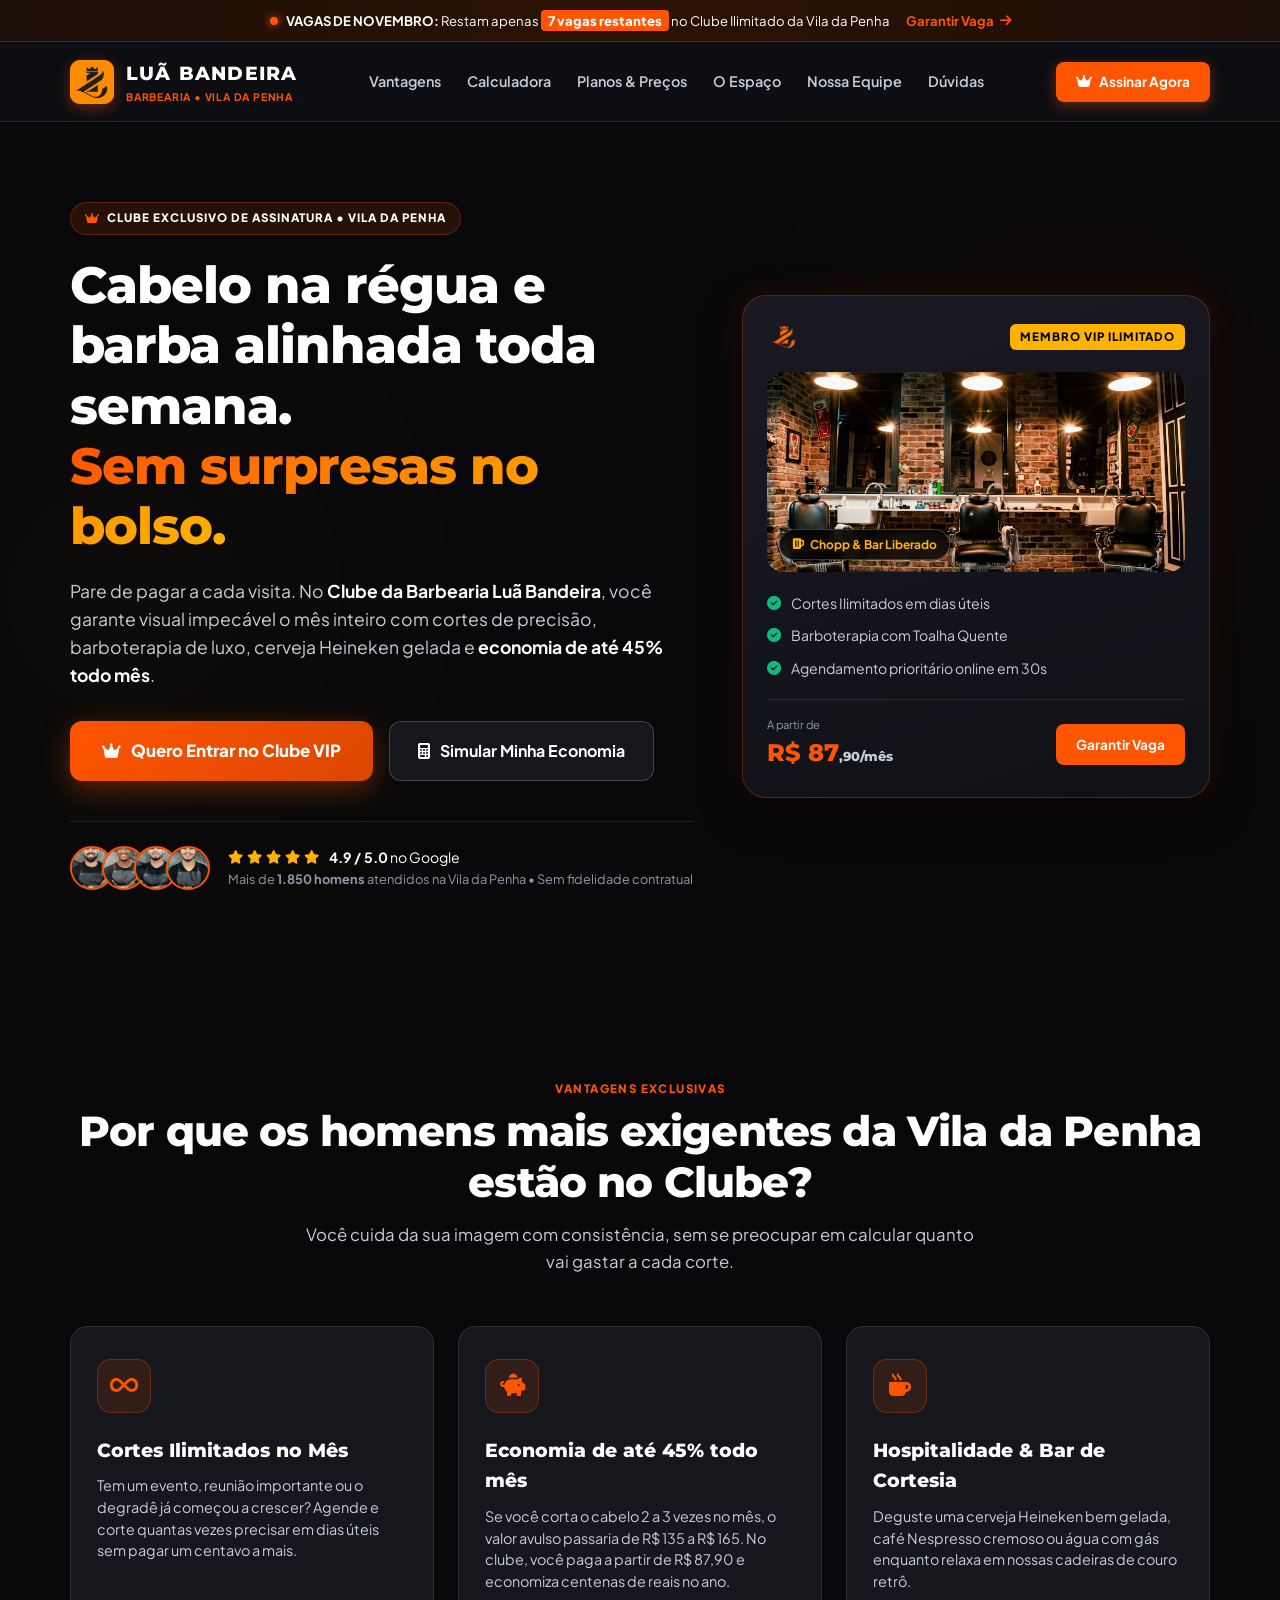
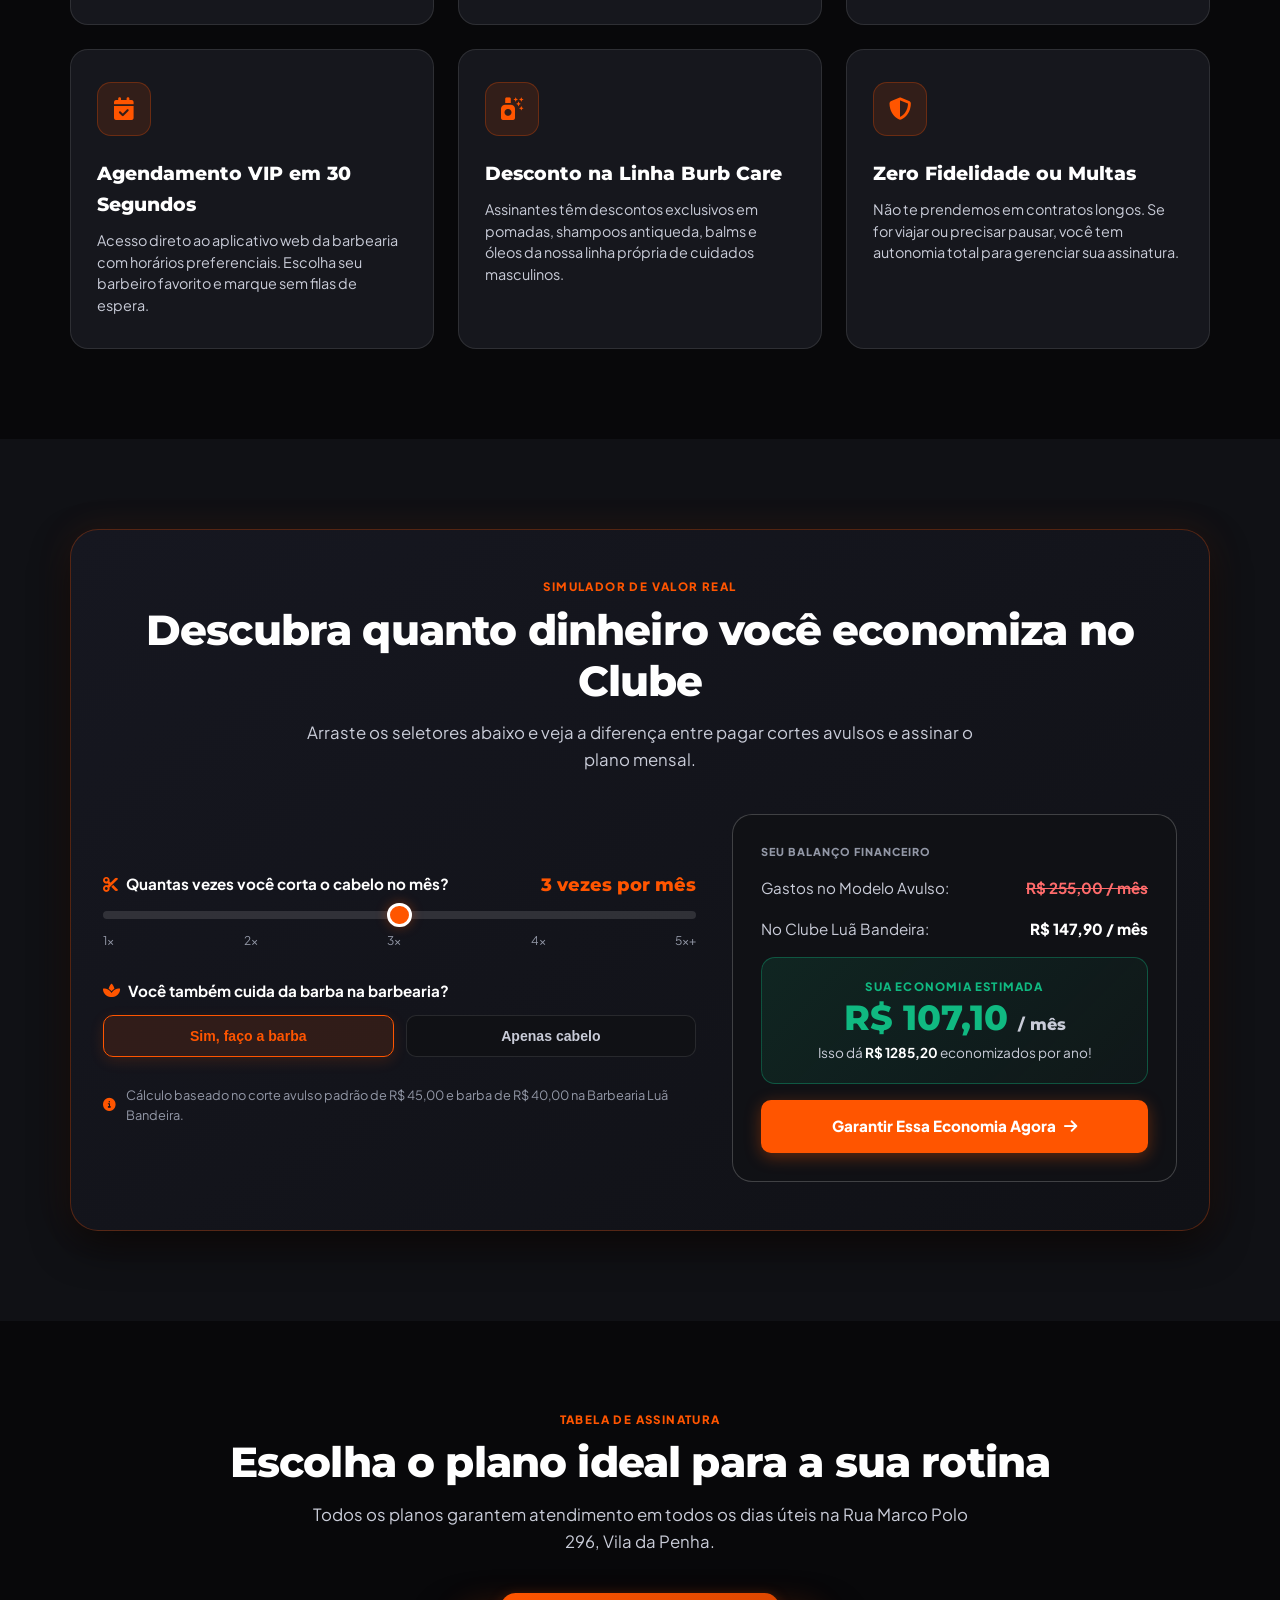
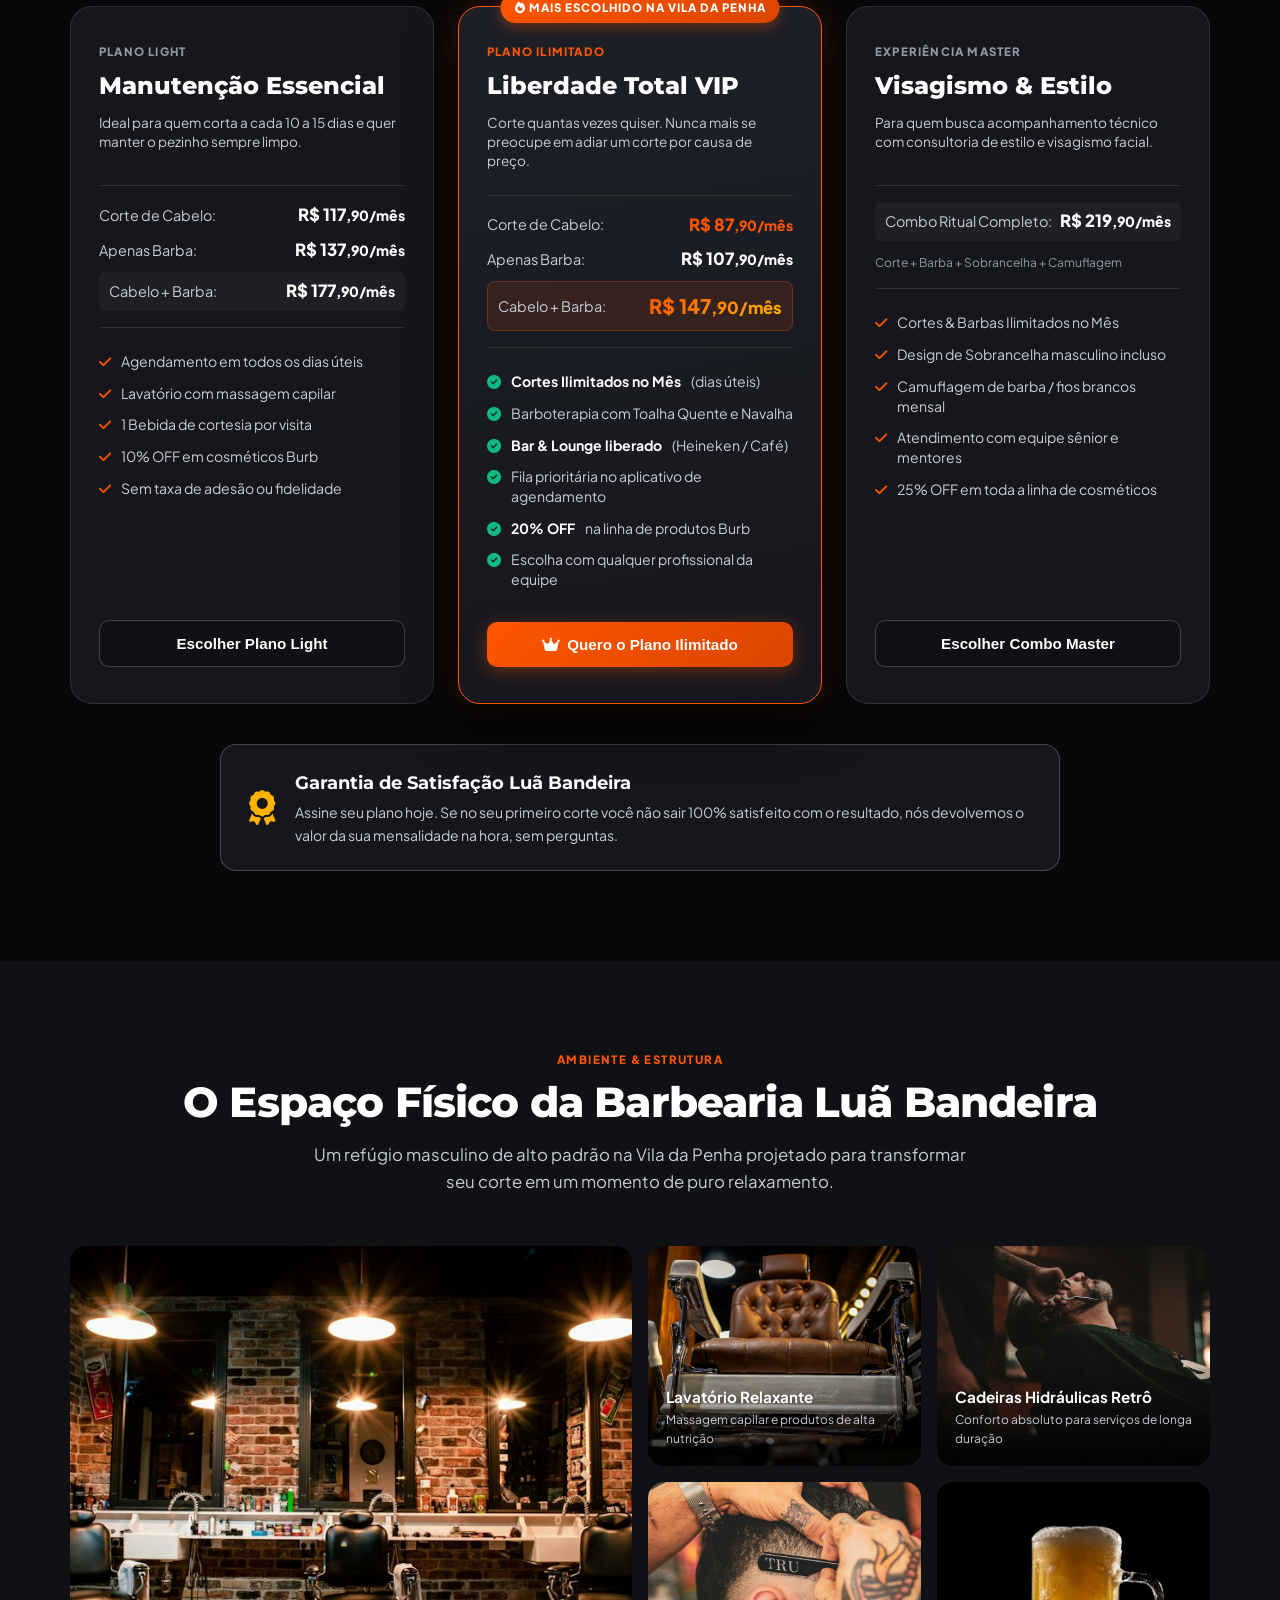
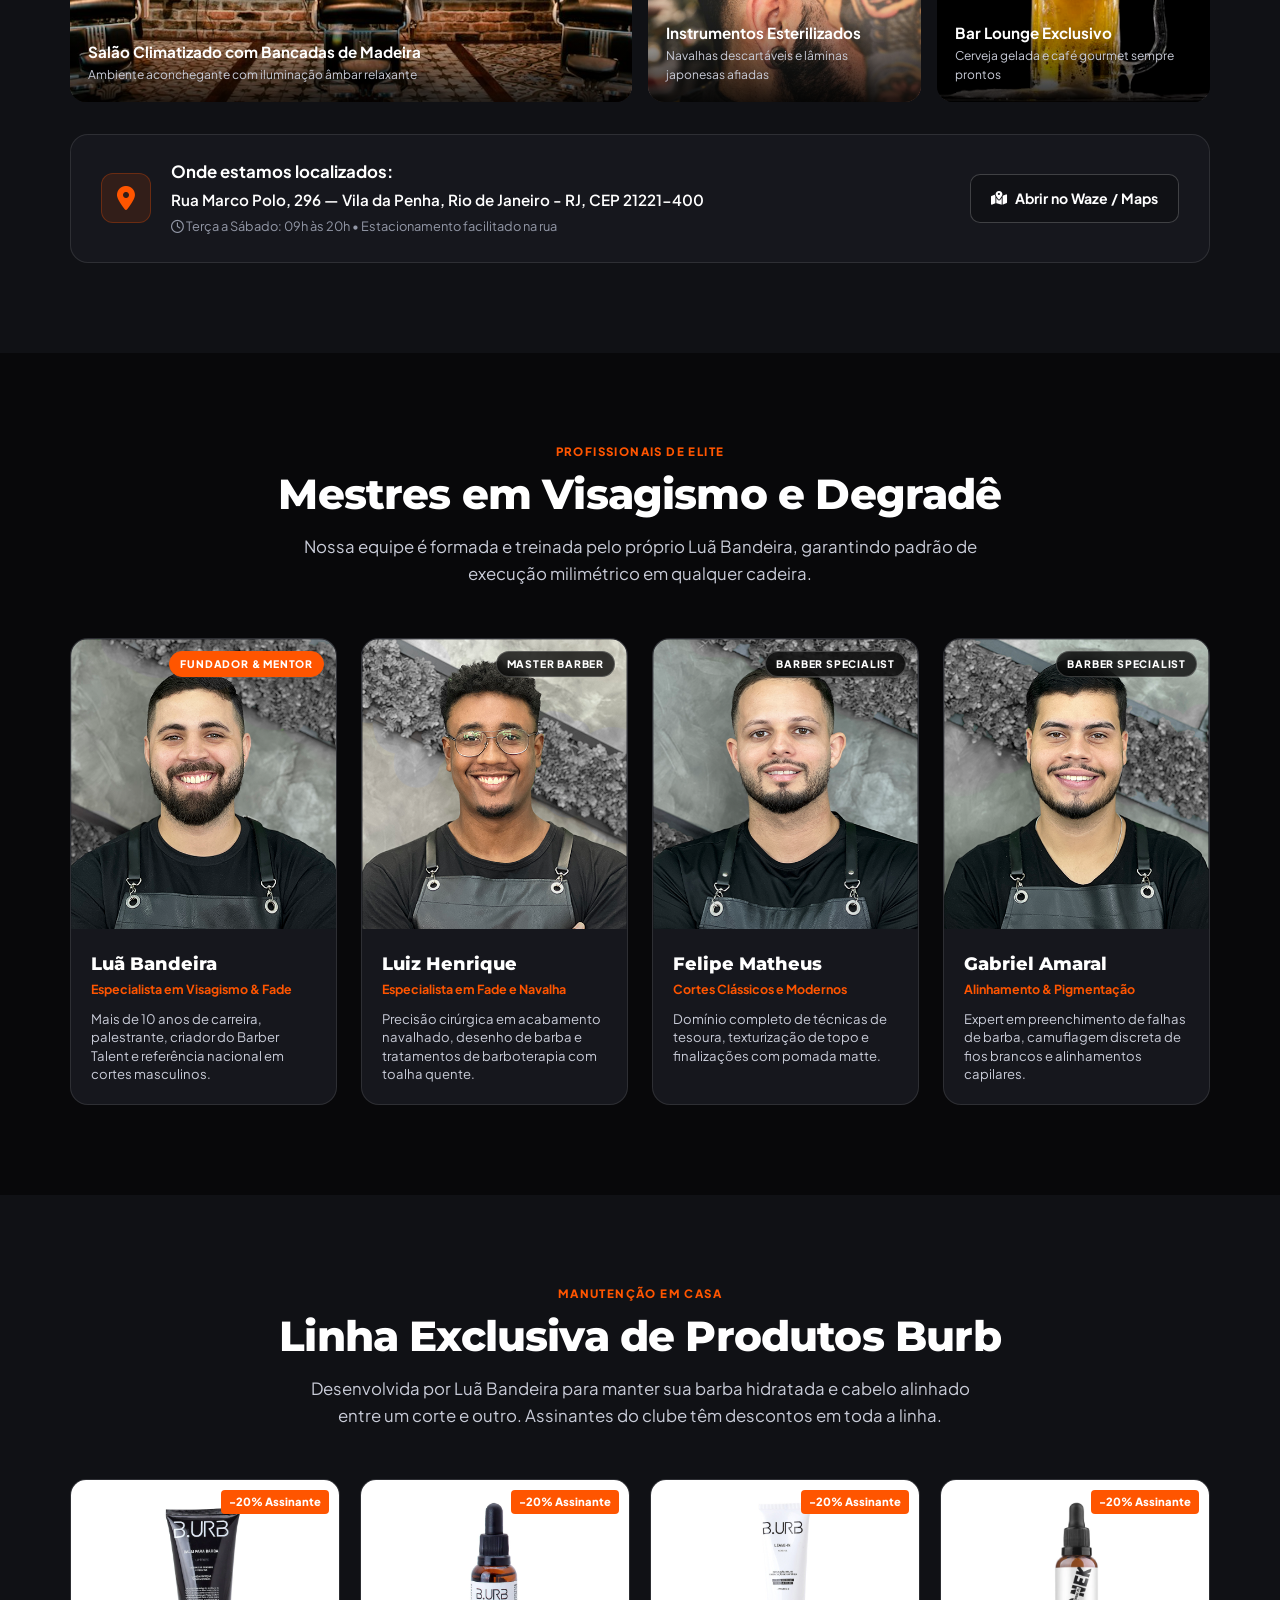
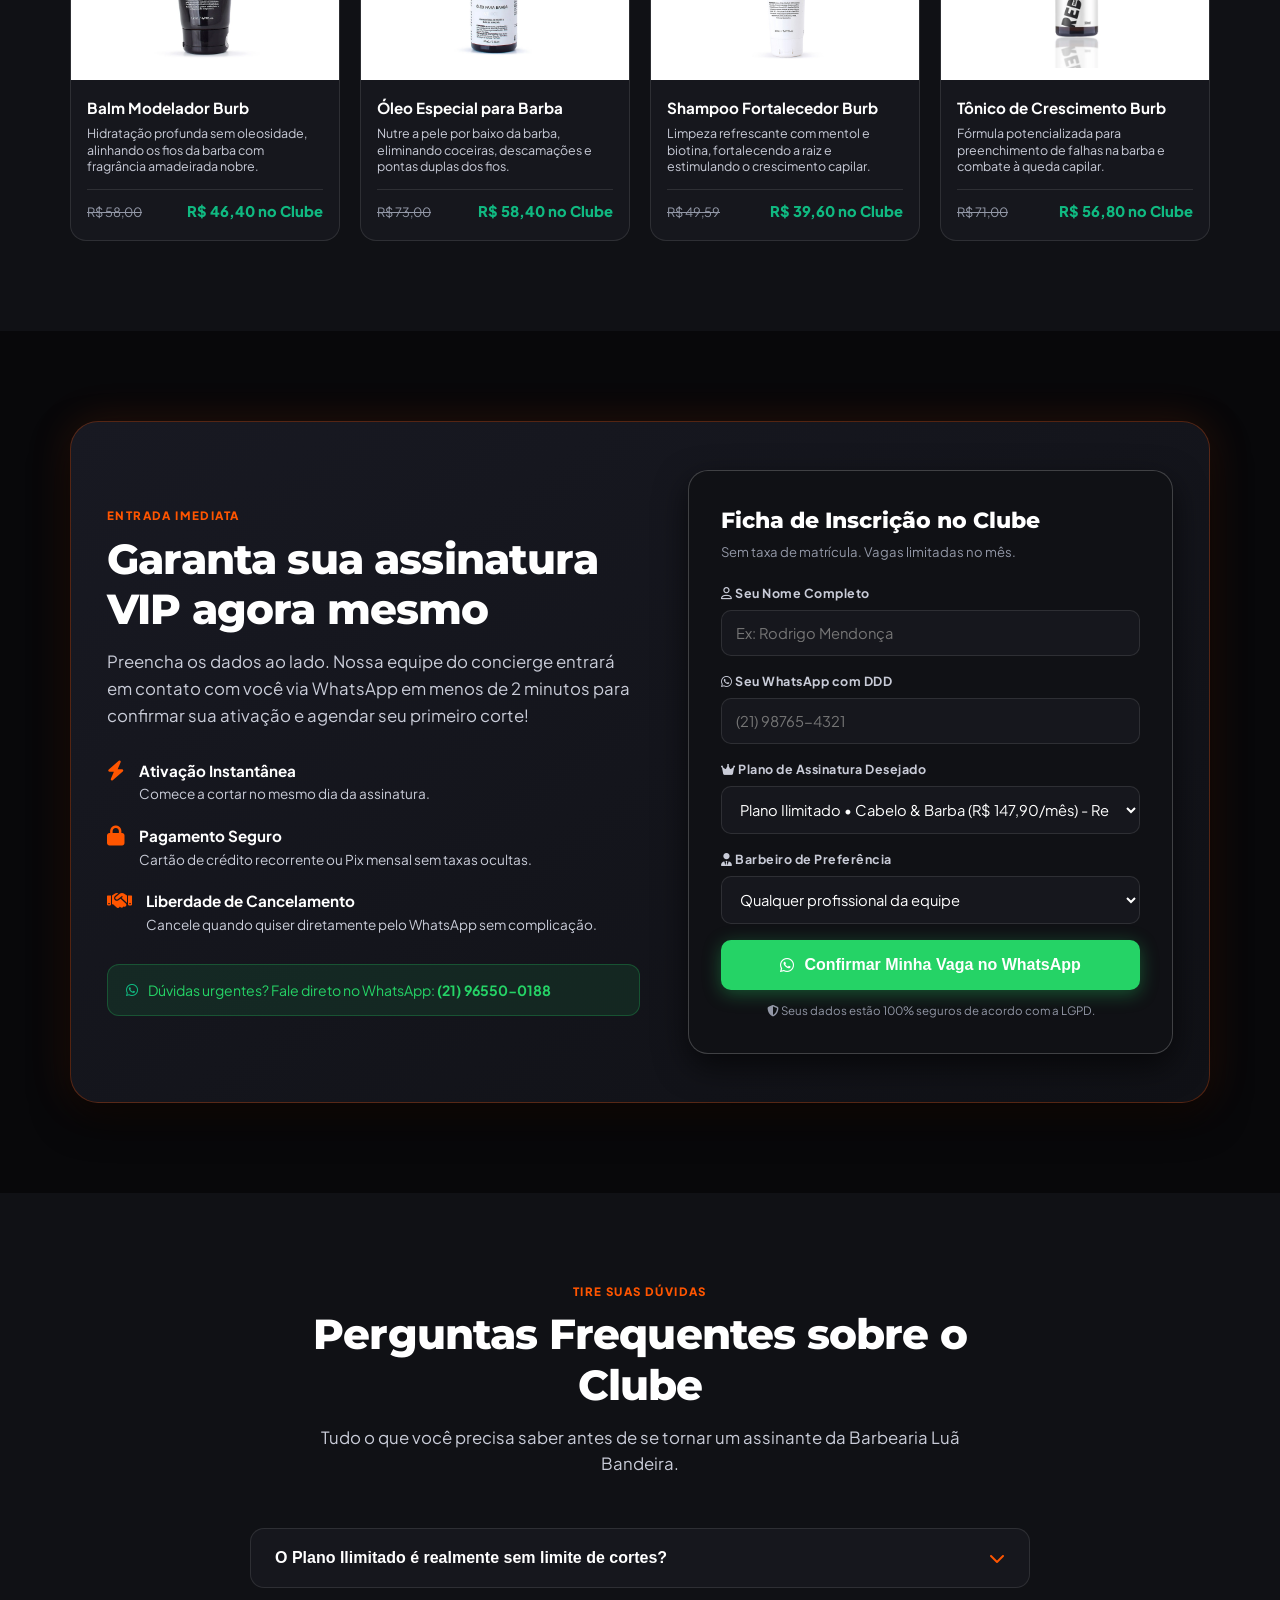
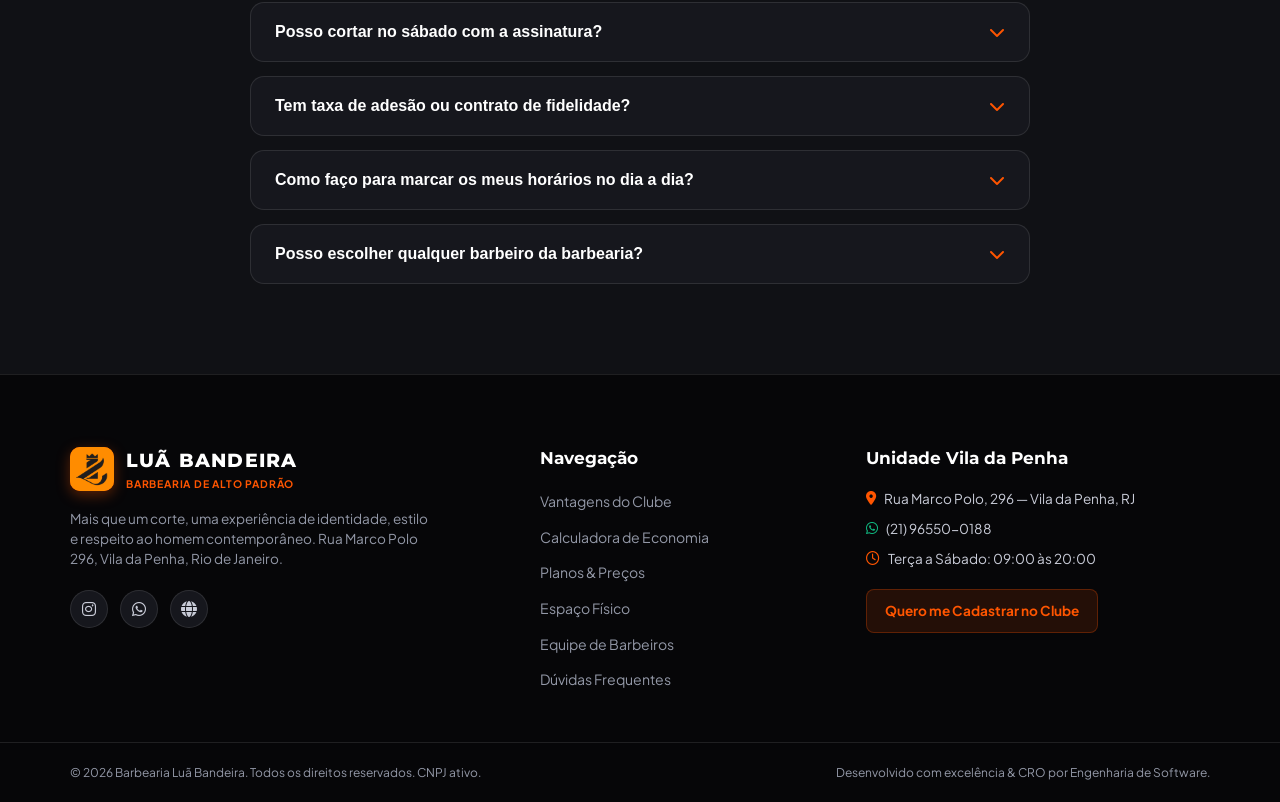
<file: index.html>
<!DOCTYPE html>
<html lang="pt-BR">
<head>
  <meta charset="UTF-8">
  <meta http-equiv="X-UA-Compatible" content="IE=edge">
  <meta name="viewport" content="width=device-width, initial-scale=1.0, maximum-scale=1.0, user-scalable=no">
  <title>Clube de Assinatura | Barbearia Luã Bandeira — Vila da Penha, RJ</title>
  
  <!-- Meta Tags de Alta Conversão & SEO Local -->
  <meta name="description" content="Mantenha seu corte e barba sempre na régua sem pagar toda vez que senta na cadeira. Conheça o Clube de Assinatura da Barbearia Luã Bandeira na Vila da Penha. Economize até 45% todo mês com cortes ilimitados, ambiente de luxo e chopp gelado.">
  <meta name="keywords" content="barbearia vila da penha, luã bandeira, clube de assinatura barbearia, corte ilimitado rj, barboterapia vila da penha, barbearia de luxo rj">
  <meta name="author" content="Luã Bandeira">
  <meta name="theme-color" content="#08080a">
  
  <!-- Favicon -->
  <link rel="icon" type="image/png" href="assets/logo-luban.png">
  <link rel="apple-touch-icon" href="assets/logo-luban.png">

  <!-- Open Graph / Redes Sociais -->
  <meta property="og:type" content="website">
  <meta property="og:title" content="Clube de Assinatura VIP • Barbearia Luã Bandeira">
  <meta property="og:description" content="Cabelo e barba sempre impecáveis com cortes ilimitados na Vila da Penha. Economia real de até 45% por mês.">
  <meta property="og:image" content="assets/space/espaco-interior-retro.jpg">

  <!-- Schema.org Local Business para SEO -->
  <script type="application/ld+json">
  {
    "@context": "https://schema.org",
    "@type": "BarberShop",
    "name": "Barbearia Luã Bandeira",
    "image": "https://barbearia.luabandeira.com.br/wp-content/uploads/2025/04/LOGO-LUA-BANDEIRA-SEM-FUNDO.png",
    "address": {
      "@type": "PostalAddress",
      "streetAddress": "Rua Marco Polo, 296",
      "addressLocality": "Vila da Penha",
      "addressRegion": "RJ",
      "postalCode": "21221-400",
      "addressCountry": "BR"
    },
    "founder": {
      "@type": "Person",
      "name": "Luã Bandeira"
    },
    "priceRange": "$$",
    "telephone": "+5521965500188"
  }
  </script>

  <!-- Google Fonts: Montserrat (Headings Luxury) & Plus Jakarta Sans (Body Ultra-Legível) -->
  <link rel="preconnect" href="https://fonts.googleapis.com">
  <link rel="preconnect" href="https://fonts.gstatic.com" crossorigin>
  <link href="https://fonts.googleapis.com/css2?family=Montserrat:ital,wght@0,400;0,500;0,600;0,700;0,800;0,900;1,400;1,600;1,700&family=Plus+Jakarta+Sans:ital,wght@0,400;0,500;0,600;0,700;0,800;1,400;1,600&display=swap" rel="stylesheet">

  <!-- Font Awesome 6 Icons -->
  <link rel="stylesheet" href="https://cdnjs.cloudflare.com/ajax/libs/font-awesome/6.4.0/css/all.min.css">

  <!-- Estilos Customizados da Landing Page -->
  <link rel="stylesheet" href="landing-styles.css">
</head>
<body>

  <!-- TOP ANNOUNCEMENT BAR (URGÊNCIA & ESCASSEZ VIP) -->
  <div class="top-announcement-bar">
    <div class="announcement-content">
      <span class="pulse-dot"></span>
      <span><strong>VAGAS DE NOVEMBRO:</strong> Restam apenas <span class="badge-vagas" id="vagasCount">5 vagas</span> no Clube Ilimitado da Vila da Penha</span>
    </div>
    <a href="#planos" class="announcement-cta">Garantir Vaga <i class="fa-solid fa-arrow-right"></i></a>
  </div>

  <!-- HEADER NAVEGAÇÃO -->
  <header class="main-navbar">
    <div class="container navbar-container">
      <a href="#" class="brand-link">
        <div class="brand-logo-circle">
          <img src="assets/logo-luban.png" alt="Barbearia Luã Bandeira">
        </div>
        <div class="brand-text">
          <span class="brand-name">LUÃ BANDEIRA</span>
          <span class="brand-badge">BARBEARIA • VILA DA PENHA</span>
        </div>
      </a>

      <nav class="nav-links d-none d-lg-flex">
        <a href="#beneficios">Vantagens</a>
        <a href="#calculadora">Calculadora</a>
        <a href="#planos">Planos & Preços</a>
        <a href="#espaco">O Espaço</a>
        <a href="#barbeiros">Nossa Equipe</a>
        <a href="#faq">Dúvidas</a>
      </nav>

      <div class="navbar-actions">
        <a href="#cadastro" class="btn-cta-nav">
          <i class="fa-solid fa-crown"></i>
          <span>Assinar Agora</span>
        </a>
      </div>
    </div>
  </header>

  <!-- ============================================== -->
  <!-- HERO SECTION (PROPOSTA DE VALOR & NEURODESIGN) -->
  <!-- ============================================== -->
  <section class="hero-section">
    <div class="ambient-glow glow-hero-1"></div>
    <div class="ambient-glow glow-hero-2"></div>

    <div class="container hero-container">
      <div class="hero-content">
        <div class="hero-pill-badge">
          <i class="fa-solid fa-crown text-orange"></i>
          <span>CLUBE EXCLUSIVO DE ASSINATURA • VILA DA PENHA</span>
        </div>

        <h1 class="hero-title">
          Cabelo na régua e barba alinhada toda semana. <br>
          <span class="text-gradient-orange">Sem surpresas no bolso.</span>
        </h1>

        <p class="hero-subtitle">
          Pare de pagar a cada visita. No <strong>Clube da Barbearia Luã Bandeira</strong>, você garante visual impecável o mês inteiro com cortes de precisão, barboterapia de luxo, cerveja Heineken gelada e <strong>economia de até 45% todo mês</strong>.
        </p>

        <!-- CTAs Principais -->
        <div class="hero-cta-group">
          <a href="#planos" class="btn-primary-glow">
            <i class="fa-solid fa-crown"></i>
            <span>Quero Entrar no Clube VIP</span>
          </a>
          <a href="#calculadora" class="btn-secondary-glass">
            <i class="fa-solid fa-calculator"></i>
            <span>Simular Minha Economia</span>
          </a>
        </div>

        <!-- Prova Social no Hero -->
        <div class="hero-social-proof">
          <div class="proof-avatars">
            <img src="assets/real/barber-lua-bandeira.png" alt="Luã">
            <img src="assets/real/barber-luiz-henrique.png" alt="Luiz">
            <img src="assets/real/barber-felipe-matheus.png" alt="Felipe">
            <img src="assets/real/barber-gabriel-amaral.png" alt="Gabriel">
          </div>
          <div class="proof-text">
            <div class="stars-row">
              <i class="fa-solid fa-star"></i>
              <i class="fa-solid fa-star"></i>
              <i class="fa-solid fa-star"></i>
              <i class="fa-solid fa-star"></i>
              <i class="fa-solid fa-star"></i>
              <span><strong>4.9 / 5.0</strong> no Google</span>
            </div>
            <p>Mais de <strong>1.850 homens</strong> atendidos na Vila da Penha • Sem fidelidade contratual</p>
          </div>
        </div>
      </div>

      <!-- Imagem / Card Destaque Hero -->
      <div class="hero-visual-card">
        <div class="hero-card-floating">
          <div class="hero-card-header">
            <img src="assets/logo-symbol-orange.png" alt="Monograma Luã Bandeira" class="hero-monogram">
            <span class="hero-card-tag">MEMBRO VIP ILIMITADO</span>
          </div>

          <div class="hero-image-wrap">
            <img src="assets/space/espaco-interior-retro.jpg" alt="Interior Barbearia Luã Bandeira">
            <div class="hero-overlay-tag">
              <i class="fa-solid fa-beer-mug-empty"></i> Chopp & Bar Liberado
            </div>
          </div>

          <div class="hero-card-body">
            <div class="hero-perk-row">
              <i class="fa-solid fa-circle-check text-green"></i>
              <span>Cortes Ilimitados em dias úteis</span>
            </div>
            <div class="hero-perk-row">
              <i class="fa-solid fa-circle-check text-green"></i>
              <span>Barboterapia com Toalha Quente</span>
            </div>
            <div class="hero-perk-row">
              <i class="fa-solid fa-circle-check text-green"></i>
              <span>Agendamento prioritário online em 30s</span>
            </div>
          </div>

          <div class="hero-card-footer">
            <div class="plan-price-small">
              <span class="from">A partir de</span>
              <span class="val">R$ 87<small>,90/mês</small></span>
            </div>
            <a href="#cadastro" class="btn-micro-cta">Garantir Vaga</a>
          </div>
        </div>
      </div>
    </div>
  </section>

  <!-- ============================================== -->
  <!-- BENEFÍCIOS TANGÍVEIS (POR QUE ENTRAR NO CLUBE?) -->
  <!-- ============================================== -->
  <section class="section-padding" id="beneficios">
    <div class="container">
      <div class="section-heading text-center">
        <span class="sub-badge">VANTAGENS EXCLUSIVAS</span>
        <h2 class="title-h2">Por que os homens mais exigentes da Vila da Penha estão no Clube?</h2>
        <p class="desc-p">Você cuida da sua imagem com consistência, sem se preocupar em calcular quanto vai gastar a cada corte.</p>
      </div>

      <div class="perks-grid">
        <div class="perk-card">
          <div class="perk-icon-box">
            <i class="fa-solid fa-infinity"></i>
          </div>
          <h3 class="perk-title">Cortes Ilimitados no Mês</h3>
          <p class="perk-desc">Tem um evento, reunião importante ou o degradê já começou a crescer? Agende e corte quantas vezes precisar em dias úteis sem pagar um centavo a mais.</p>
        </div>

        <div class="perk-card">
          <div class="perk-icon-box">
            <i class="fa-solid fa-piggy-bank"></i>
          </div>
          <h3 class="perk-title">Economia de até 45% todo mês</h3>
          <p class="perk-desc">Se você corta o cabelo 2 a 3 vezes no mês, o valor avulso passaria de R$ 135 a R$ 165. No clube, você paga a partir de R$ 87,90 e economiza centenas de reais no ano.</p>
        </div>

        <div class="perk-card">
          <div class="perk-icon-box">
            <i class="fa-solid fa-mug-hot"></i>
          </div>
          <h3 class="perk-title">Hospitalidade & Bar de Cortesia</h3>
          <p class="perk-desc">Deguste uma cerveja Heineken bem gelada, café Nespresso cremoso ou água com gás enquanto relaxa em nossas cadeiras de couro retrô.</p>
        </div>

        <div class="perk-card">
          <div class="perk-icon-box">
            <i class="fa-solid fa-calendar-check"></i>
          </div>
          <h3 class="perk-title">Agendamento VIP em 30 Segundos</h3>
          <p class="perk-desc">Acesso direto ao aplicativo web da barbearia com horários preferenciais. Escolha seu barbeiro favorito e marque sem filas de espera.</p>
        </div>

        <div class="perk-card">
          <div class="perk-icon-box">
            <i class="fa-solid fa-spray-can-sparkles"></i>
          </div>
          <h3 class="perk-title">Desconto na Linha Burb Care</h3>
          <p class="perk-desc">Assinantes têm descontos exclusivos em pomadas, shampoos antiqueda, balms e óleos da nossa linha própria de cuidados masculinos.</p>
        </div>

        <div class="perk-card">
          <div class="perk-icon-box">
            <i class="fa-solid fa-shield-halved"></i>
          </div>
          <h3 class="perk-title">Zero Fidelidade ou Multas</h3>
          <p class="perk-desc">Não te prendemos em contratos longos. Se for viajar ou precisar pausar, você tem autonomia total para gerenciar sua assinatura.</p>
        </div>
      </div>
    </div>
  </section>

  <!-- ============================================== -->
  <!-- CALCULADORA INTERATIVA DE ECONOMIA             -->
  <!-- ============================================== -->
  <section class="section-padding bg-surface-dark" id="calculadora">
    <div class="container">
      <div class="calculator-wrapper">
        <div class="calculator-header text-center">
          <span class="sub-badge">SIMULADOR DE VALOR REAL</span>
          <h2 class="title-h2">Descubra quanto dinheiro você economiza no Clube</h2>
          <p class="desc-p">Arraste os seletores abaixo e veja a diferença entre pagar cortes avulsos e assinar o plano mensal.</p>
        </div>

        <div class="calculator-box-grid">
          <!-- Controles do Usuário -->
          <div class="calc-controls">
            
            <div class="calc-slider-group">
              <div class="slider-label-row">
                <span class="slider-title"><i class="fa-solid fa-scissors"></i> Quantas vezes você corta o cabelo no mês?</span>
                <span class="slider-val" id="cutFrequencyDisplay">3 vezes</span>
              </div>
              <input type="range" min="1" max="5" value="3" id="cutFrequencySlider" class="range-slider">
              <div class="range-ticks">
                <span>1x</span>
                <span>2x</span>
                <span>3x</span>
                <span>4x</span>
                <span>5x+</span>
              </div>
            </div>

            <div class="calc-toggle-group">
              <span class="slider-title"><i class="fa-solid fa-spa"></i> Você também cuida da barba na barbearia?</span>
              <div class="toggle-buttons">
                <button type="button" class="btn-toggle active" id="btnBarbaSim" onclick="toggleBarba(true)">Sim, faço a barba</button>
                <button type="button" class="btn-toggle" id="btnBarbaNao" onclick="toggleBarba(false)">Apenas cabelo</button>
              </div>
            </div>

            <div class="calc-info-note">
              <i class="fa-solid fa-circle-info text-orange"></i>
              <span>Cálculo baseado no corte avulso padrão de R$ 45,00 e barba de R$ 40,00 na Barbearia Luã Bandeira.</span>
            </div>
          </div>

          <!-- Resultado do Comparativo -->
          <div class="calc-results-card">
            <span class="results-badge">SEU BALANÇO FINANCEIRO</span>

            <div class="results-row-item">
              <span class="res-label">Gastos no Modelo Avulso:</span>
              <span class="res-value avulso" id="costAvulsoDisplay">R$ 255,00 / mês</span>
            </div>

            <div class="results-row-item">
              <span class="res-label">No Clube Luã Bandeira:</span>
              <span class="res-value club" id="costClubDisplay">R$ 147,90 / mês</span>
            </div>

            <div class="savings-highlight-box">
              <span class="savings-title">SUA ECONOMIA ESTIMADA</span>
              <div class="savings-number" id="savingsDisplay">R$ 107,10 <small>/ mês</small></div>
              <div class="savings-year" id="savingsYearDisplay">Isso dá <strong>R$ 1.285,20</strong> economizados por ano!</div>
            </div>

            <a href="#cadastro" class="btn-calc-cta" id="btnCalcAction">
              <span>Garantir Essa Economia Agora</span>
              <i class="fa-solid fa-arrow-right"></i>
            </a>
          </div>
        </div>
      </div>
    </div>
  </section>

  <!-- ============================================== -->
  <!-- TABELA OFICIAL DOS PLANOS (CRO HIGH-CONVERT)   -->
  <!-- ============================================== -->
  <section class="section-padding" id="planos">
    <div class="container">
      <div class="section-heading text-center">
        <span class="sub-badge">TABELA DE ASSINATURA</span>
        <h2 class="title-h2">Escolha o plano ideal para a sua rotina</h2>
        <p class="desc-p">Todos os planos garantem atendimento em todos os dias úteis na Rua Marco Polo 296, Vila da Penha.</p>
      </div>

      <div class="plans-cards-grid">
        
        <!-- CARD 1: PLANO LIGHT -->
        <div class="plan-card">
          <div class="plan-header">
            <span class="plan-tier">PLANO LIGHT</span>
            <h3 class="plan-name">Manutenção Essencial</h3>
            <p class="plan-summary">Ideal para quem corta a cada 10 a 15 dias e quer manter o pezinho sempre limpo.</p>
          </div>

          <div class="plan-price-block">
            <div class="price-line">
              <span class="category">Corte de Cabelo:</span>
              <span class="price-num">R$ 117<small>,90/mês</small></span>
            </div>
            <div class="price-line">
              <span class="category">Apenas Barba:</span>
              <span class="price-num">R$ 137<small>,90/mês</small></span>
            </div>
            <div class="price-line highlight">
              <span class="category">Cabelo + Barba:</span>
              <span class="price-num">R$ 177<small>,90/mês</small></span>
            </div>
          </div>

          <ul class="plan-features-list">
            <li><i class="fa-solid fa-check text-orange"></i> Agendamento em todos os dias úteis</li>
            <li><i class="fa-solid fa-check text-orange"></i> Lavatório com massagem capilar</li>
            <li><i class="fa-solid fa-check text-orange"></i> 1 Bebida de cortesia por visita</li>
            <li><i class="fa-solid fa-check text-orange"></i> 10% OFF em cosméticos Burb</li>
            <li><i class="fa-solid fa-check text-orange"></i> Sem taxa de adesão ou fidelidade</li>
          </ul>

          <button class="btn-select-plan" onclick="selectPlanForm('Plano Light (Cabelo e Barba - R$ 177,90)')">
            Escolher Plano Light
          </button>
        </div>

        <!-- CARD 2: PLANO ILIMITADO (DESTAQUE MESTRE) -->
        <div class="plan-card featured-plan">
          <div class="badge-featured-tag">
            <i class="fa-solid fa-fire"></i> MAIS ESCOLHIDO NA VILA DA PENHA
          </div>

          <div class="plan-header">
            <span class="plan-tier text-orange">PLANO ILIMITADO</span>
            <h3 class="plan-name">Liberdade Total VIP</h3>
            <p class="plan-summary">Corte quantas vezes quiser. Nunca mais se preocupe em adiar um corte por causa de preço.</p>
          </div>

          <div class="plan-price-block">
            <div class="price-line">
              <span class="category">Corte de Cabelo:</span>
              <span class="price-num text-orange">R$ 87<small>,90/mês</small></span>
            </div>
            <div class="price-line">
              <span class="category">Apenas Barba:</span>
              <span class="price-num">R$ 107<small>,90/mês</small></span>
            </div>
            <div class="price-line highlight-gold">
              <span class="category">Cabelo + Barba:</span>
              <span class="price-num text-gradient-orange">R$ 147<small>,90/mês</small></span>
            </div>
          </div>

          <ul class="plan-features-list">
            <li><i class="fa-solid fa-circle-check text-green"></i> <strong>Cortes Ilimitados no Mês</strong> (dias úteis)</li>
            <li><i class="fa-solid fa-circle-check text-green"></i> Barboterapia com Toalha Quente e Navalha</li>
            <li><i class="fa-solid fa-circle-check text-green"></i> <strong>Bar & Lounge liberado</strong> (Heineken / Café)</li>
            <li><i class="fa-solid fa-circle-check text-green"></i> Fila prioritária no aplicativo de agendamento</li>
            <li><i class="fa-solid fa-circle-check text-green"></i> <strong>20% OFF</strong> na linha de produtos Burb</li>
            <li><i class="fa-solid fa-circle-check text-green"></i> Escolha com qualquer profissional da equipe</li>
          </ul>

          <button class="btn-select-plan primary" onclick="selectPlanForm('Plano Ilimitado (Cabelo e Barba - R$ 147,90)')">
            <i class="fa-solid fa-crown"></i> Quero o Plano Ilimitado
          </button>
        </div>

        <!-- CARD 3: COMBO COMPLETO RITUAL -->
        <div class="plan-card">
          <div class="plan-header">
            <span class="plan-tier">EXPERIÊNCIA MASTER</span>
            <h3 class="plan-name">Visagismo & Estilo</h3>
            <p class="plan-summary">Para quem busca acompanhamento técnico com consultoria de estilo e visagismo facial.</p>
          </div>

          <div class="plan-price-block">
            <div class="price-line highlight">
              <span class="category">Combo Ritual Completo:</span>
              <span class="price-num">R$ 219<small>,90/mês</small></span>
            </div>
            <span class="price-caption">Corte + Barba + Sobrancelha + Camuflagem</span>
          </div>

          <ul class="plan-features-list">
            <li><i class="fa-solid fa-check text-orange"></i> Cortes & Barbas Ilimitados no Mês</li>
            <li><i class="fa-solid fa-check text-orange"></i> Design de Sobrancelha masculino incluso</li>
            <li><i class="fa-solid fa-check text-orange"></i> Camuflagem de barba / fios brancos mensal</li>
            <li><i class="fa-solid fa-check text-orange"></i> Atendimento com equipe sênior e mentores</li>
            <li><i class="fa-solid fa-check text-orange"></i> 25% OFF em toda a linha de cosméticos</li>
          </ul>

          <button class="btn-select-plan" onclick="selectPlanForm('Combo Visagismo & Estilo (R$ 219,90)')">
            Escolher Combo Master
          </button>
        </div>

      </div>

      <!-- Garantia Sem Riscos -->
      <div class="risk-reversal-box">
        <div class="risk-icon"><i class="fa-solid fa-award"></i></div>
        <div class="risk-text">
          <h4>Garantia de Satisfação Luã Bandeira</h4>
          <p>Assine seu plano hoje. Se no seu primeiro corte você não sair 100% satisfeito com o resultado, nós devolvemos o valor da sua mensalidade na hora, sem perguntas.</p>
        </div>
      </div>
    </div>
  </section>

  <!-- ============================================== -->
  <!-- CONHEÇA NOSSO ESPAÇO FÍSICO NA VILA DA PENHA   -->
  <!-- ============================================== -->
  <section class="section-padding bg-surface-dark" id="espaco">
    <div class="container">
      <div class="section-heading text-center">
        <span class="sub-badge">AMBIENTE & ESTRUTURA</span>
        <h2 class="title-h2">O Espaço Físico da Barbearia Luã Bandeira</h2>
        <p class="desc-p">Um refúgio masculino de alto padrão na Vila da Penha projetado para transformar seu corte em um momento de puro relaxamento.</p>
      </div>

      <div class="gallery-space-grid">
        <div class="gallery-item large">
          <img src="assets/space/espaco-interior-retro.jpg" alt="Salão Principal com Cadeiras Retrô">
          <div class="gallery-caption">
            <h5>Salão Climatizado com Bancadas de Madeira</h5>
            <span>Ambiente aconchegante com iluminação âmbar relaxante</span>
          </div>
        </div>

        <div class="gallery-item">
          <img src="assets/space/espaco-lavatorio.jpg" alt="Lavatório com Massagem">
          <div class="gallery-caption">
            <h5>Lavatório Relaxante</h5>
            <span>Massagem capilar e produtos de alta nutrição</span>
          </div>
        </div>

        <div class="gallery-item">
          <img src="assets/space/espaco-cadeiras.jpg" alt="Cadeira Vintage de Couro">
          <div class="gallery-caption">
            <h5>Cadeiras Hidráulicas Retrô</h5>
            <span>Conforto absoluto para serviços de longa duração</span>
          </div>
        </div>

        <div class="gallery-item">
          <img src="assets/space/espaco-navalha.jpg" alt="Instrumentos de Precisão">
          <div class="gallery-caption">
            <h5>Instrumentos Esterilizados</h5>
            <span>Navalhas descartáveis e lâminas japonesas afiadas</span>
          </div>
        </div>

        <div class="gallery-item">
          <img src="assets/drink-heineken.jpg" alt="Chopp e Cervejas de Cortesia">
          <div class="gallery-caption">
            <h5>Bar Lounge Exclusivo</h5>
            <span>Cerveja gelada e café gourmet sempre prontos</span>
          </div>
        </div>
      </div>

      <!-- Card de Localização com Endereço Verificado -->
      <div class="location-banner">
        <div class="loc-icon-pin">
          <i class="fa-solid fa-location-dot"></i>
        </div>
        <div class="loc-details">
          <h4>Onde estamos localizados:</h4>
          <p class="loc-address">Rua Marco Polo, 296 — Vila da Penha, Rio de Janeiro - RJ, CEP 21221-400</p>
          <span class="loc-hours"><i class="fa-regular fa-clock"></i> Terça a Sábado: 09h às 20h • Estacionamento facilitado na rua</span>
        </div>
        <a href="https://www.google.com/maps/search/?api=1&query=Rua+Marco+Polo+296+Vila+da+Penha+Rio+de+Janeiro" target="_blank" class="btn-open-maps">
          <i class="fa-solid fa-map-location-dot"></i> Abrir no Waze / Maps
        </a>
      </div>
    </div>
  </section>

  <!-- ============================================== -->
  <!-- EQUIPE DE PROFISSIONAIS (AUTORIDADE REAL)      -->
  <!-- ============================================== -->
  <section class="section-padding" id="barbeiros">
    <div class="container">
      <div class="section-heading text-center">
        <span class="sub-badge">PROFISSIONAIS DE ELITE</span>
        <h2 class="title-h2">Mestres em Visagismo e Degradê</h2>
        <p class="desc-p">Nossa equipe é formada e treinada pelo próprio Luã Bandeira, garantindo padrão de execução milimétrico em qualquer cadeira.</p>
      </div>

      <div class="barbers-team-grid">
        
        <div class="barber-profile-card">
          <div class="barber-img-container">
            <img src="assets/real/barber-lua-bandeira.png" alt="Luã Bandeira">
            <span class="role-badge founder">FUNDADOR & MENTOR</span>
          </div>
          <div class="barber-card-info">
            <h3 class="barber-name">Luã Bandeira</h3>
            <span class="barber-spec">Especialista em Visagismo & Fade</span>
            <p class="barber-bio">Mais de 10 anos de carreira, palestrante, criador do Barber Talent e referência nacional em cortes masculinos.</p>
          </div>
        </div>

        <div class="barber-profile-card">
          <div class="barber-img-container">
            <img src="assets/real/barber-luiz-henrique.png" alt="Luiz Henrique">
            <span class="role-badge">MASTER BARBER</span>
          </div>
          <div class="barber-card-info">
            <h3 class="barber-name">Luiz Henrique</h3>
            <span class="barber-spec">Especialista em Fade e Navalha</span>
            <p class="barber-bio">Precisão cirúrgica em acabamento navalhado, desenho de barba e tratamentos de barboterapia com toalha quente.</p>
          </div>
        </div>

        <div class="barber-profile-card">
          <div class="barber-img-container">
            <img src="assets/real/barber-felipe-matheus.png" alt="Felipe Matheus">
            <span class="role-badge">BARBER SPECIALIST</span>
          </div>
          <div class="barber-card-info">
            <h3 class="barber-name">Felipe Matheus</h3>
            <span class="barber-spec">Cortes Clássicos e Modernos</span>
            <p class="barber-bio">Domínio completo de técnicas de tesoura, texturização de topo e finalizações com pomada matte.</p>
          </div>
        </div>

        <div class="barber-profile-card">
          <div class="barber-img-container">
            <img src="assets/real/barber-gabriel-amaral.png" alt="Gabriel Amaral">
            <span class="role-badge">BARBER SPECIALIST</span>
          </div>
          <div class="barber-card-info">
            <h3 class="barber-name">Gabriel Amaral</h3>
            <span class="barber-spec">Alinhamento & Pigmentação</span>
            <p class="barber-bio">Expert em preenchimento de falhas de barba, camuflagem discreta de fios brancos e alinhamentos capilares.</p>
          </div>
        </div>

      </div>
    </div>
  </section>

  <!-- ============================================== -->
  <!-- LINHA DE PRODUTOS BURB (CUIDADOS EM CASA)      -->
  <!-- ============================================== -->
  <section class="section-padding bg-surface-dark" id="produtos">
    <div class="container">
      <div class="section-heading text-center">
        <span class="sub-badge">MANUTENÇÃO EM CASA</span>
        <h2 class="title-h2">Linha Exclusiva de Produtos Burb</h2>
        <p class="desc-p">Desenvolvida por Luã Bandeira para manter sua barba hidratada e cabelo alinhado entre um corte e outro. Assinantes do clube têm descontos em toda a linha.</p>
      </div>

      <div class="products-carousel-grid">
        <div class="product-item-card">
          <div class="product-thumb">
            <img src="assets/real/balm-burb.webp" alt="Balm para Barba Burb">
            <span class="product-discount-tag">-20% Assinante</span>
          </div>
          <div class="product-body">
            <h4 class="product-title">Balm Modelador Burb</h4>
            <p class="product-desc">Hidratação profunda sem oleosidade, alinhando os fios da barba com fragrância amadeirada nobre.</p>
            <div class="product-pricing">
              <span class="price-reg">R$ 58,00</span>
              <span class="price-vip">R$ 46,40 no Clube</span>
            </div>
          </div>
        </div>

        <div class="product-item-card">
          <div class="product-thumb">
            <img src="assets/real/oleo-branco-burb.webp" alt="Óleo para Barba Burb">
            <span class="product-discount-tag">-20% Assinante</span>
          </div>
          <div class="product-body">
            <h4 class="product-title">Óleo Especial para Barba</h4>
            <p class="product-desc">Nutre a pele por baixo da barba, eliminando coceiras, descamações e pontas duplas dos fios.</p>
            <div class="product-pricing">
              <span class="price-reg">R$ 73,00</span>
              <span class="price-vip">R$ 58,40 no Clube</span>
            </div>
          </div>
        </div>

        <div class="product-item-card">
          <div class="product-thumb">
            <img src="assets/real/shampoo-burb.jpg" alt="Shampoo Burb">
            <span class="product-discount-tag">-20% Assinante</span>
          </div>
          <div class="product-body">
            <h4 class="product-title">Shampoo Fortalecedor Burb</h4>
            <p class="product-desc">Limpeza refrescante com mentol e biotina, fortalecendo a raiz e estimulando o crescimento capilar.</p>
            <div class="product-pricing">
              <span class="price-reg">R$ 49,59</span>
              <span class="price-vip">R$ 39,60 no Clube</span>
            </div>
          </div>
        </div>

        <div class="product-item-card">
          <div class="product-thumb">
            <img src="assets/real/minox-burb.webp" alt="Minoxidil Burb">
            <span class="product-discount-tag">-20% Assinante</span>
          </div>
          <div class="product-body">
            <h4 class="product-title">Tônico de Crescimento Burb</h4>
            <p class="product-desc">Fórmula potencializada para preenchimento de falhas na barba e combate à queda capilar.</p>
            <div class="product-pricing">
              <span class="price-reg">R$ 71,00</span>
              <span class="price-vip">R$ 56,80 no Clube</span>
            </div>
          </div>
        </div>
      </div>
    </div>
  </section>

  <!-- ============================================== -->
  <!-- FORMULÁRIO DE CADASTRO VIP (CONVERSÃO DIRETA)  -->
  <!-- ============================================== -->
  <section class="section-padding" id="cadastro">
    <div class="container">
      <div class="checkout-card-wrapper">
        <div class="checkout-grid">
          
          <!-- Coluna 1: Argumentos & Benefícios -->
          <div class="checkout-info-col">
            <span class="sub-badge">ENTRADA IMEDIATA</span>
            <h2 class="title-h2 text-white">Garanta sua assinatura VIP agora mesmo</h2>
            <p class="desc-p text-secondary">
              Preencha os dados ao lado. Nossa equipe do concierge entrará em contato com você via WhatsApp em menos de 2 minutos para confirmar sua ativação e agendar seu primeiro corte!
            </p>

            <div class="checkout-perks-summary">
              <div class="chk-item">
                <i class="fa-solid fa-bolt text-orange"></i>
                <div>
                  <strong>Ativação Instantânea</strong>
                  <p>Comece a cortar no mesmo dia da assinatura.</p>
                </div>
              </div>

              <div class="chk-item">
                <i class="fa-solid fa-lock text-orange"></i>
                <div>
                  <strong>Pagamento Seguro</strong>
                  <p>Cartão de crédito recorrente ou Pix mensal sem taxas ocultas.</p>
                </div>
              </div>

              <div class="chk-item">
                <i class="fa-solid fa-handshake text-orange"></i>
                <div>
                  <strong>Liberdade de Cancelamento</strong>
                  <p>Cancele quando quiser diretamente pelo WhatsApp sem complicação.</p>
                </div>
              </div>
            </div>

            <div class="barbershop-direct-contact">
              <i class="fa-brands fa-whatsapp text-green"></i>
              <span>Dúvidas urgentes? Fale direto no WhatsApp: <strong>(21) 96550-0188</strong></span>
            </div>
          </div>

          <!-- Coluna 2: Formulário de Alta Conversão -->
          <div class="checkout-form-col">
            <form id="formClubeCadastro" onsubmit="event.preventDefault(); submitClubeLead();">
              <h3 class="form-title">Ficha de Inscrição no Clube</h3>
              <p class="form-sub">Sem taxa de matrícula. Vagas limitadas no mês.</p>

              <div class="form-group-field">
                <label for="leadName"><i class="fa-regular fa-user"></i> Seu Nome Completo</label>
                <input type="text" id="leadName" placeholder="Ex: Rodrigo Mendonça" required>
              </div>

              <div class="form-group-field">
                <label for="leadWhatsapp"><i class="fa-brands fa-whatsapp"></i> Seu WhatsApp com DDD</label>
                <input type="tel" id="leadWhatsapp" placeholder="(21) 98765-4321" required>
              </div>

              <div class="form-group-field">
                <label for="leadPlan"><i class="fa-solid fa-crown"></i> Plano de Assinatura Desejado</label>
                <select id="leadPlan" required>
                  <option value="Plano Ilimitado (Cabelo e Barba - R$ 147,90)" selected>Plano Ilimitado • Cabelo & Barba (R$ 147,90/mês) - Recomendado</option>
                  <option value="Plano Ilimitado (Apenas Corte - R$ 87,90)">Plano Ilimitado • Apenas Corte de Cabelo (R$ 87,90/mês)</option>
                  <option value="Plano Ilimitado (Apenas Barba - R$ 107,90)">Plano Ilimitado • Apenas Barba (R$ 107,90/mês)</option>
                  <option value="Plano Light (Cabelo e Barba - R$ 177,90)">Plano Light • Cabelo & Barba (R$ 177,90/mês)</option>
                  <option value="Plano Light (Apenas Corte - R$ 117,90)">Plano Light • Apenas Corte (R$ 117,90/mês)</option>
                  <option value="Combo Visagismo & Estilo (R$ 219,90)">Combo Master • Visagismo & Estilo (R$ 219,90/mês)</option>
                </select>
              </div>

              <div class="form-group-field">
                <label for="leadBarber"><i class="fa-solid fa-user-tie"></i> Barbeiro de Preferência</label>
                <select id="leadBarber">
                  <option value="Qualquer Barbeiro Disponível" selected>Qualquer profissional da equipe</option>
                  <option value="Luã Bandeira">Luã Bandeira (Fundador & Head Barber)</option>
                  <option value="Luiz Henrique">Luiz Henrique (Master Barber)</option>
                  <option value="Felipe Matheus">Felipe Matheus</option>
                  <option value="Gabriel Amaral">Gabriel Amaral</option>
                </select>
              </div>

              <button type="submit" class="btn-submit-lead" id="btnSubmitForm">
                <i class="fa-brands fa-whatsapp"></i>
                <span>Confirmar Minha Vaga no WhatsApp</span>
              </button>

              <span class="guarantee-text">
                <i class="fa-solid fa-shield-halved"></i> Seus dados estão 100% seguros de acordo com a LGPD.
              </span>
            </form>
          </div>

        </div>
      </div>
    </div>
  </section>

  <!-- ============================================== -->
  <!-- FAQ - PERGUNTAS FREQUENTES (QUEBRA DE OBJEÇÃO) -->
  <!-- ============================================== -->
  <section class="section-padding bg-surface-dark" id="faq">
    <div class="container max-w-800">
      <div class="section-heading text-center">
        <span class="sub-badge">TIRE SUAS DÚVIDAS</span>
        <h2 class="title-h2">Perguntas Frequentes sobre o Clube</h2>
        <p class="desc-p">Tudo o que você precisa saber antes de se tornar um assinante da Barbearia Luã Bandeira.</p>
      </div>

      <div class="faq-accordion">
        
        <div class="faq-item">
          <button class="faq-question">
            <span>O Plano Ilimitado é realmente sem limite de cortes?</span>
            <i class="fa-solid fa-chevron-down"></i>
          </button>
          <div class="faq-answer">
            <p>Sim! Você pode agendar e cortar quantas vezes precisar em todos os dias úteis (terça a sexta-feira). Se você gosta de manter o degradê milimétrico ou o pezinho sempre perfeito toda semana, pode vir sem nenhum custo adicional.</p>
          </div>
        </div>

        <div class="faq-item">
          <button class="faq-question">
            <span>Posso cortar no sábado com a assinatura?</span>
            <i class="fa-solid fa-chevron-down"></i>
          </button>
          <div class="faq-answer">
            <p>Para garantir a pontualidade e o padrão exclusivo de atendimento sem filas, os planos mensais padrão funcionam em todos os dias úteis (terça a sexta-feira). Aos sábados, os atendimentos de assinantes têm condições especiais e descontos exclusivos mediante agendamento prévio com o concierge.</p>
          </div>
        </div>

        <div class="faq-item">
          <button class="faq-question">
            <span>Tem taxa de adesão ou contrato de fidelidade?</span>
            <i class="fa-solid fa-chevron-down"></i>
          </button>
          <div class="faq-answer">
            <p>Não cobramos taxa de adesão ou matrícula! E não há fidelidade de 12 meses: você pode pausar ou cancelar sua assinatura a qualquer momento antes da próxima renovação mensal, sem multa e sem burocracia.</p>
          </div>
        </div>

        <div class="faq-item">
          <button class="faq-question">
            <span>Como faço para marcar os meus horários no dia a dia?</span>
            <i class="fa-solid fa-chevron-down"></i>
          </button>
          <div class="faq-answer">
            <p>Você terá acesso exclusivo ao nosso aplicativo web de agendamento em 30 segundos. Basta selecionar o serviço, seu profissional de preferência, data e horário. O sistema já reconhece seu plano e o valor fica R$ 0,00 automaticamente!</p>
          </div>
        </div>

        <div class="faq-item">
          <button class="faq-question">
            <span>Posso escolher qualquer barbeiro da barbearia?</span>
            <i class="fa-solid fa-chevron-down"></i>
          </button>
          <div class="faq-answer">
            <p>Sim! Você pode escolher entre nossos Master Barbers (Luiz Henrique, Felipe Matheus, Gabriel Amaral) e contar com a consultoria e direção de Luã Bandeira. Toda a equipe é treinada rigorosamente no mesmo padrão de excelência.</p>
          </div>
        </div>

      </div>
    </div>
  </section>

  <!-- ============================================== -->
  <!-- FOOTER OFICIAL                                 -->
  <!-- ============================================== -->
  <footer class="main-footer">
    <div class="container footer-container">
      <div class="footer-brand-col">
        <div class="brand-link">
          <div class="brand-logo-circle">
            <img src="assets/logo-luban.png" alt="Barbearia Luã Bandeira">
          </div>
          <div class="brand-text">
            <span class="brand-name">LUÃ BANDEIRA</span>
            <span class="brand-badge">BARBEARIA DE ALTO PADRÃO</span>
          </div>
        </div>
        <p class="footer-bio">
          Mais que um corte, uma experiência de identidade, estilo e respeito ao homem contemporâneo. Rua Marco Polo 296, Vila da Penha, Rio de Janeiro.
        </p>
        <div class="social-icons-row">
          <a href="https://www.instagram.com/luabandeirabarber/" target="_blank" title="Instagram oficial"><i class="fa-brands fa-instagram"></i></a>
          <a href="https://wa.me/5521965500188" target="_blank" title="WhatsApp da Barbearia"><i class="fa-brands fa-whatsapp"></i></a>
          <a href="https://barbearia.luabandeira.com.br" target="_blank" title="Site oficial"><i class="fa-solid fa-globe"></i></a>
        </div>
      </div>

      <div class="footer-nav-col">
        <h4>Navegação</h4>
        <ul>
          <li><a href="#beneficios">Vantagens do Clube</a></li>
          <li><a href="#calculadora">Calculadora de Economia</a></li>
          <li><a href="#planos">Planos & Preços</a></li>
          <li><a href="#espaco">Espaço Físico</a></li>
          <li><a href="#barbeiros">Equipe de Barbeiros</a></li>
          <li><a href="#faq">Dúvidas Frequentes</a></li>
        </ul>
      </div>

      <div class="footer-contact-col">
        <h4>Unidade Vila da Penha</h4>
        <p><i class="fa-solid fa-location-dot text-orange"></i> Rua Marco Polo, 296 — Vila da Penha, RJ</p>
        <p><i class="fa-brands fa-whatsapp text-green"></i> (21) 96550-0188</p>
        <p><i class="fa-regular fa-clock text-orange"></i> Terça a Sábado: 09:00 às 20:00</p>
        <a href="#cadastro" class="btn-footer-cta">Quero me Cadastrar no Clube</a>
      </div>
    </div>

    <div class="footer-bottom-bar">
      <div class="container footer-bottom-flex">
        <span>© 2026 Barbearia Luã Bandeira. Todos os direitos reservados. CNPJ ativo.</span>
        <span>Desenvolvido com excelência & CRO por Engenharia de Software.</span>
      </div>
    </div>
  </footer>

  <!-- TOAST NOTIFICATION CONTAINER -->
  <div class="toast-hub" id="toastHub"></div>

  <!-- Scripts da Landing Page -->
  <script src="landing-app.js"></script>
</body>
</html>
</file>
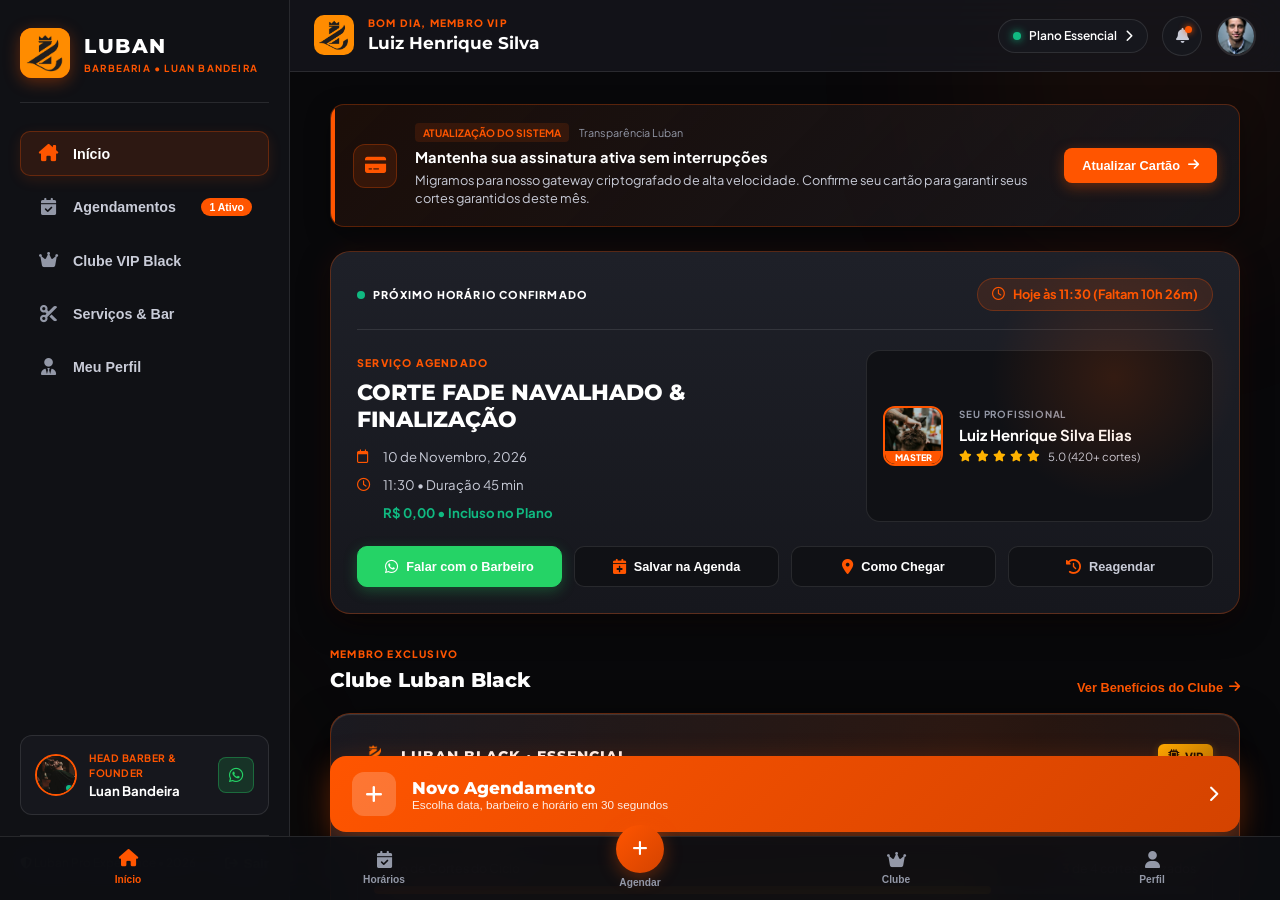
<file: agendamento.html>
<!DOCTYPE html>
<html lang="pt-BR">
<head>
  <meta charset="UTF-8">
  <meta http-equiv="X-UA-Compatible" content="IE=edge">
  <meta name="viewport" content="width=device-width, initial-scale=1.0, maximum-scale=1.0, user-scalable=no">
  <title>Luban Barbearia | Excelência & Agendamento VIP por Luan Bandeira</title>
  
  <!-- Meta Tags de Alto Padrão -->
  <meta name="description" content="Sistema exclusivo de agendamento da Luban Barbearia. Cortes de precisão, barboterapia de luxo e clube de assinatura em ambiente premium por Luan Bandeira.">
  <meta name="keywords" content="barbearia de luxo, luan bandeira, luban barbearia, corte degradê, barboterapia, clube do assinante">
  <meta name="apple-mobile-web-app-capable" content="yes">
  <meta name="apple-mobile-web-app-status-bar-style" content="black-translucent">
  <meta name="apple-mobile-web-app-title" content="Luban Barbearia">
  <meta name="theme-color" content="#08080a">
  
  <!-- Favicon & Touch Icons -->
  <link rel="icon" type="image/png" href="assets/logo-luban.png">
  <link rel="apple-touch-icon" href="assets/logo-luban.png">

  <!-- Tipografia de Alto Padrão & Legibilidade Máxima (Montserrat + Plus Jakarta Sans) -->
  <link rel="preconnect" href="https://fonts.googleapis.com">
  <link rel="preconnect" href="https://fonts.gstatic.com" crossorigin>
  <link href="https://fonts.googleapis.com/css2?family=Montserrat:ital,wght@0,400;0,500;0,600;0,700;0,800;0,900;1,400;1,600;1,700&family=Plus+Jakarta+Sans:ital,wght@0,400;0,500;0,600;0,700;0,800;1,400;1,600&display=swap" rel="stylesheet">
  
  <!-- Font Awesome 6 Icons -->
  <link rel="stylesheet" href="https://cdnjs.cloudflare.com/ajax/libs/font-awesome/6.4.0/css/all.min.css">
  
  <!-- Estilos Customizados -->
  <link rel="stylesheet" href="styles.css">
</head>
<body class="dark-theme">
  <!-- Efeitos de Iluminação Ambiente (GPU) -->
  <div class="ambient-glow glow-top"></div>
  <div class="ambient-glow glow-bottom"></div>

  <!-- Layout Principal -->
  <div class="app-layout">
    
    <!-- SIDEBAR EXECUTIVA (DESKTOP) -->
    <aside class="sidebar-desktop">
      <div class="sidebar-brand">
        <div class="brand-logo-wrapper">
          <img src="assets/logo-luban.png" alt="Luban Barbearia Logo" class="brand-logo-img">
        </div>
        <div class="brand-text-wrapper">
          <span class="brand-title">LUBAN</span>
          <span class="brand-subtitle">BARBEARIA • LUAN BANDEIRA</span>
        </div>
      </div>

      <!-- Menu Principal -->
      <nav class="sidebar-nav">
        <button class="nav-item active" data-view="home">
          <i class="fa-solid fa-house-chimney"></i>
          <span>Início</span>
        </button>
        <button class="nav-item" data-view="appointments">
          <i class="fa-solid fa-calendar-check"></i>
          <span>Agendamentos</span>
          <span class="badge-pill">1 Ativo</span>
        </button>
        <button class="nav-item" data-view="club">
          <i class="fa-solid fa-crown"></i>
          <span>Clube VIP Black</span>
        </button>
        <button class="nav-item" data-view="services">
          <i class="fa-solid fa-scissors"></i>
          <span>Serviços & Bar</span>
        </button>
        <button class="nav-item" data-view="profile">
          <i class="fa-solid fa-user-tie"></i>
          <span>Meu Perfil</span>
        </button>
      </nav>

      <!-- Card do Barbeiro Fundador -->
      <div class="sidebar-founder-card">
        <div class="founder-avatar">
          <img src="assets/barber-luan.jpg" alt="Luan Bandeira">
          <span class="online-indicator"></span>
        </div>
        <div class="founder-info">
          <span class="founder-role">Head Barber & Founder</span>
          <span class="founder-name">Luan Bandeira</span>
        </div>
        <button class="btn-concierge-quick" id="btnSidebarConcierge" title="Falar no WhatsApp com o Luan">
          <i class="fa-brands fa-whatsapp"></i>
        </button>
      </div>

      <!-- Rodapé Sidebar -->
      <div class="sidebar-footer">
        <div class="app-version">
          <i class="fa-solid fa-shield-halved"></i>
          <span>Luban Pro Experience • 2026</span>
        </div>
        <button class="btn-logout-sidebar" id="btnLogoutSidebar">
          <i class="fa-solid fa-arrow-right-from-bracket"></i>
          <span>Sair</span>
        </button>
      </div>
    </aside>

    <!-- ÁREA DE CONTEÚDO PRINCIPAL -->
    <main class="main-content-viewport">
      
      <!-- HEADER MOBILE & TOPBAR -->
      <header class="topbar-glass">
        <div class="topbar-left">
          <div class="mobile-logo-circle d-lg-none">
            <img src="assets/logo-luban.png" alt="Luban Logo">
          </div>
          <div class="user-greeting-box">
            <span class="greeting-subtitle">BOM DIA, MEMBRO VIP</span>
            <h1 class="greeting-title">Luiz Henrique Silva</h1>
          </div>
        </div>

        <div class="topbar-right">
          <!-- Selo do Plano -->
          <div class="plan-status-pill" id="btnOpenPlanDetails">
            <span class="status-dot"></span>
            <span class="plan-label">Plano Essencial</span>
            <i class="fa-solid fa-chevron-right"></i>
          </div>

          <!-- Sino de Notificações -->
          <div class="action-circle-btn" id="btnNotifications" title="Notificações">
            <i class="fa-solid fa-bell"></i>
            <span class="notification-indicator"></span>
          </div>

          <!-- Avatar com Foto -->
          <div class="profile-avatar-top" id="btnHeaderProfile" title="Perfil">
            <img src="assets/client-avatar.jpg" alt="Luiz Henrique">
          </div>
        </div>
      </header>

      <!-- CONTAINER DE VIEWS -->
      <div class="viewport-scroll-area">
        
        <!-- ============================================== -->
        <!-- VIEW 1: HOME (INÍCIO VIP)                      -->
        <!-- ============================================== -->
        <section class="view-panel active" id="view-home">
          
          <!-- BANNER CONCIERGE ELEGANTE (Substituição ao antigo alerta alarmista) -->
          <div class="concierge-status-card">
            <div class="status-card-icon">
              <i class="fa-solid fa-credit-card"></i>
            </div>
            <div class="status-card-content">
              <div class="status-card-header">
                <span class="badge-soft-orange">Atualização do Sistema</span>
                <span class="text-xs text-muted">Transparência Luban</span>
              </div>
              <h3 class="status-card-title">Mantenha sua assinatura ativa sem interrupções</h3>
              <p class="status-card-desc">
                Migramos para nosso gateway criptografado de alta velocidade. Confirme seu cartão para garantir seus cortes garantidos deste mês.
              </p>
            </div>
            <button class="btn-card-action" id="btnOpenCardModal">
              <span>Atualizar Cartão</span>
              <i class="fa-solid fa-arrow-right"></i>
            </button>
          </div>

          <!-- HERO CARD: PRÓXIMO ATENDIMENTO VIP (LIVE COUNTDOWN) -->
          <div class="next-appointment-hero">
            <div class="hero-top-bar">
              <div class="badge-live-tag">
                <span class="pulse-green"></span>
                <span>PRÓXIMO HORÁRIO CONFIRMADO</span>
              </div>
              <div class="countdown-badge" id="countdownTimer">
                <i class="fa-regular fa-clock"></i>
                <span id="countdownText">Hoje às 11:30 (Em instantes)</span>
              </div>
            </div>

            <div class="hero-body-grid">
              <!-- Detalhes do Corte -->
              <div class="appointment-primary-info">
                <span class="service-category">SERVIÇO AGENDADO</span>
                <h2 class="service-name">CORTE FADE NAVALHADO & FINALIZAÇÃO</h2>
                
                <div class="service-meta-tags">
                  <span class="meta-item"><i class="fa-regular fa-calendar"></i> 10 de Novembro, 2026</span>
                  <span class="meta-item"><i class="fa-regular fa-clock"></i> 11:30 • Duração 45 min</span>
                  <span class="meta-item badge-free"><i class="fa-solid fa-shield-check"></i> R$ 0,00 • Incluso no Plano</span>
                </div>
              </div>

              <!-- Barbeiro Responsável -->
              <div class="barber-assigned-card">
                <div class="barber-photo-box">
                  <img src="assets/barber-luiz.jpg" alt="Luiz Henrique Silva Elias">
                  <span class="badge-barber-rank">Master</span>
                </div>
                <div class="barber-meta">
                  <span class="label-pro">SEU PROFISSIONAL</span>
                  <h4 class="name-pro">Luiz Henrique Silva Elias</h4>
                  <div class="barber-rating">
                    <i class="fa-solid fa-star"></i>
                    <i class="fa-solid fa-star"></i>
                    <i class="fa-solid fa-star"></i>
                    <i class="fa-solid fa-star"></i>
                    <i class="fa-solid fa-star"></i>
                    <span>5.0 (420+ cortes)</span>
                  </div>
                </div>
              </div>
            </div>

            <!-- Botões de Ação Imediata (Experiência de Atendimento Superior) -->
            <div class="hero-action-buttons">
              <button class="btn-hero-action primary" id="btnContactBarberWhatsApp">
                <i class="fa-brands fa-whatsapp"></i>
                <span>Falar com o Barbeiro</span>
              </button>
              
              <button class="btn-hero-action" id="btnAddToCalendar">
                <i class="fa-solid fa-calendar-plus"></i>
                <span>Salvar na Agenda</span>
              </button>

              <button class="btn-hero-action" id="btnOpenMapsRoute">
                <i class="fa-solid fa-location-dot"></i>
                <span>Como Chegar</span>
              </button>

              <button class="btn-hero-action subtle" id="btnRescheduleQuick">
                <i class="fa-solid fa-clock-rotate-left"></i>
                <span>Reagendar</span>
              </button>
            </div>
          </div>

          <!-- CARTÃO BLACK VIP 3D (CLUBE DE ASSINATURA) -->
          <div class="section-container">
            <div class="section-header-flex">
              <div>
                <span class="section-badge">MEMBRO EXCLUSIVO</span>
                <h3 class="section-title">Clube Luban Black</h3>
              </div>
              <button class="btn-link-action" data-nav="club">
                <span>Ver Benefícios do Clube</span>
                <i class="fa-solid fa-arrow-right"></i>
              </button>
            </div>

            <div class="black-card-virtual" id="virtualVipCard">
              <div class="card-foil-reflection"></div>
              <div class="card-header-row">
                <div class="card-brand">
                  <img src="assets/logo-symbol-orange.png" alt="Monograma Luban" class="card-monogram">
                  <span class="card-plan-title">LUBAN BLACK • ESSENCIAL</span>
                </div>
                <span class="card-chip"><i class="fa-solid fa-microchip"></i> VIP</span>
              </div>

              <div class="card-number-display">
                <span>••••</span>
                <span>••••</span>
                <span>••••</span>
                <span>0824</span>
              </div>

              <div class="card-quota-progress">
                <div class="quota-text-row">
                  <span class="quota-label">Saldo de Cortes do Ciclo</span>
                  <span class="quota-count"><strong>3</strong> de 4 cortes utilizados</span>
                </div>
                <div class="quota-bar-track">
                  <div class="quota-bar-fill" style="width: 75%;"></div>
                </div>
                <span class="quota-renewal">Renovação automática em 01/12/2026</span>
              </div>

              <div class="card-footer-row">
                <div class="card-holder-col">
                  <span class="holder-label">TITULAR</span>
                  <span class="holder-name">LUIZ HENRIQUE SILVA ELIAS</span>
                </div>
                <div class="card-perks-badges">
                  <span class="perk-pill" title="1 Bebida premium de cortesia por visita"><i class="fa-solid fa-beer-mug-empty"></i> 1 Drink Free</span>
                  <span class="perk-pill" title="15% de desconto em pomadas e ceras"><i class="fa-solid fa-tag"></i> 15% OFF Care</span>
                </div>
              </div>
            </div>
          </div>

          <!-- ESPAÇO LOUNGE & BAR DA BARBEARIA (Diferencial de Atendimento) -->
          <div class="section-container">
            <div class="section-header-flex">
              <div>
                <span class="section-badge">HOSPITALIDADE PREMIUM</span>
                <h3 class="section-title">Menu Bar & Lounge de Cortesia</h3>
              </div>
              <span class="text-xs text-orange"><i class="fa-solid fa-check"></i> Incluso no seu atendimento</span>
            </div>

            <div class="bar-menu-grid">
              <div class="bar-item-card active-selection" id="drinkCardHeineken">
                <div class="bar-img-wrap">
                  <img src="assets/drink-heineken.jpg" alt="Heineken Gelada">
                  <span class="bar-badge">Mais Pedida</span>
                </div>
                <div class="bar-item-body">
                  <div class="bar-item-name">Cerveja Heineken Puro Malte</div>
                  <div class="bar-item-desc">Long Neck 330ml ultra-gelada para relaxar na cadeira</div>
                  <div class="bar-item-status" id="heinekenStatus"><i class="fa-solid fa-circle-check"></i> Selecionada para seu corte</div>
                </div>
              </div>

              <div class="bar-item-card" id="drinkCardWhisky">
                <div class="bar-img-wrap">
                  <img src="assets/drink-whisky.jpg" alt="Whisky Especial">
                  <span class="bar-badge">Premium</span>
                </div>
                <div class="bar-item-body">
                  <div class="bar-item-name">Dose de Whisky Jack Daniel's</div>
                  <div class="bar-item-desc">Servido com gelo de rocha para clientes exigentes</div>
                  <button class="btn-select-drink" onclick="selectCourtesyDrink('Whisky Jack Daniel\'s')">Pedir este</button>
                </div>
              </div>

              <div class="bar-item-card" id="drinkCardCafe">
                <div class="bar-img-wrap">
                  <img src="assets/shop-interior.jpg" alt="Café Nespresso">
                  <span class="bar-badge">Cafeteria</span>
                </div>
                <div class="bar-item-body">
                  <div class="bar-item-name">Café Nespresso Gourmet & Água com Gás</div>
                  <div class="bar-item-desc">Ristretto encorpado com fatia de limão siciliano</div>
                  <button class="btn-select-drink" onclick="selectCourtesyDrink('Café Nespresso Especial')">Pedir este</button>
                </div>
              </div>
            </div>
          </div>

          <!-- SERVIÇOS EM DESTAQUE / LOOKBOOK -->
          <div class="section-container">
            <div class="section-header-flex">
              <div>
                <span class="section-badge">PRECISÃO & ESTILO</span>
                <h3 class="section-title">Serviços Mais Solicitados</h3>
              </div>
              <button class="btn-link-action" data-nav="services">
                <span>Ver Catálogo Completo</span>
                <i class="fa-solid fa-arrow-right"></i>
              </button>
            </div>

            <div class="services-preview-grid">
              <div class="service-card-item">
                <div class="service-thumb">
                  <img src="assets/cut-fade.jpg" alt="Corte Degradê Fade">
                  <span class="service-duration"><i class="fa-regular fa-clock"></i> 40 min</span>
                </div>
                <div class="service-content">
                  <h4 class="service-title">Degradê Fade de Alta Precisão</h4>
                  <p class="service-description">Navalhado suave, sombreamento milimétrico e acabamento impecável.</p>
                  <div class="service-footer-price">
                    <span class="price-val">R$ 50,00</span>
                    <button class="btn-quick-book" onclick="openBookingModal('Degradê Fade', 50)">Agendar</button>
                  </div>
                </div>
              </div>

              <div class="service-card-item">
                <div class="service-thumb">
                  <img src="assets/barboterapia.jpg" alt="Barboterapia com Toalha Quente">
                  <span class="service-duration"><i class="fa-regular fa-clock"></i> 45 min</span>
                </div>
                <div class="service-content">
                  <h4 class="service-title">Barboterapia Ritual Luban</h4>
                  <p class="service-description">Toalha quente com óleos essenciais, massagem facial e navalha afiada.</p>
                  <div class="service-footer-price">
                    <span class="price-val">R$ 45,00</span>
                    <button class="btn-quick-book" onclick="openBookingModal('Barboterapia Ritual', 45)">Agendar</button>
                  </div>
                </div>
              </div>

              <div class="service-card-item">
                <div class="service-thumb">
                  <img src="assets/combo.jpg" alt="Combo Cabelo e Barba">
                  <span class="service-duration"><i class="fa-regular fa-clock"></i> 1h 20 min</span>
                </div>
                <div class="service-content">
                  <h4 class="service-title">Combo Completo VIP (Cabelo + Barba)</h4>
                  <p class="service-description">A experiência completa de transformação com finalização e lavatório com massagem.</p>
                  <div class="service-footer-price">
                    <span class="price-val">R$ 85,00</span>
                    <button class="btn-quick-book" onclick="openBookingModal('Combo Completo VIP', 85)">Agendar</button>
                  </div>
                </div>
              </div>
            </div>
          </div>

          <!-- BOTÃO FIXO DE NOVO AGENDAMENTO (MOBILE & QUICK ACCESS) -->
          <div class="floating-cta-container">
            <button class="btn-floating-appointment" id="btnMainNewAppointment">
              <div class="cta-icon-glow">
                <i class="fa-solid fa-plus"></i>
              </div>
              <div class="cta-text-group">
                <span class="cta-main">Novo Agendamento</span>
                <span class="cta-sub">Escolha data, barbeiro e horário em 30 segundos</span>
              </div>
              <i class="fa-solid fa-chevron-right cta-arrow"></i>
            </button>
          </div>

        </section>

        <!-- ============================================== -->
        <!-- VIEW 2: APPOINTMENTS (AGENDAMENTOS)            -->
        <!-- ============================================== -->
        <section class="view-panel" id="view-appointments">
          <div class="view-header-row">
            <div>
              <span class="section-badge">SEUS HORÁRIOS</span>
              <h2 class="view-title">Gerenciar Agendamentos</h2>
            </div>
            <button class="btn-primary-small" id="btnNewAppointmentFromList">
              <i class="fa-solid fa-plus"></i> Novo Horário
            </button>
          </div>

          <!-- Tabs de Status -->
          <div class="filter-tabs">
            <button class="filter-tab active" data-filter="upcoming">Confirmados (1)</button>
            <button class="filter-tab" data-filter="past">Histórico de Cortes</button>
          </div>

          <!-- Lista de Agendamentos -->
          <div class="appointments-list-container" id="upcomingList">
            <div class="appointment-card-item">
              <div class="card-status-badge status-confirmed">
                <i class="fa-solid fa-circle-check"></i> Horário Confirmado
              </div>
              <div class="card-appointment-inner">
                <div class="appointment-date-badge">
                  <span class="month">NOV</span>
                  <span class="day">10</span>
                  <span class="time">11:30</span>
                </div>
                <div class="appointment-details">
                  <h3 class="item-service-title">Corte Fade Navalhado & Finalização</h3>
                  <div class="item-barber-row">
                    <img src="assets/barber-luiz.jpg" alt="Luiz Henrique">
                    <span>Profissional: <strong>Luiz Henrique Silva Elias</strong></span>
                  </div>
                  <div class="item-extra-info">
                    <span><i class="fa-solid fa-tag"></i> Plano Essencial (R$ 0,00)</span>
                    <span><i class="fa-solid fa-location-dot"></i> Cadeira 02 • Lounge Principal</span>
                  </div>
                </div>
              </div>
              <div class="card-appointment-actions">
                <button class="btn-app-action" onclick="contactBarberWhatsApp('Luiz Henrique', '10 de Novembro às 11:30')">
                  <i class="fa-brands fa-whatsapp"></i> Falar no WhatsApp
                </button>
                <button class="btn-app-action" onclick="openRescheduleModal()">
                  <i class="fa-solid fa-calendar-days"></i> Reagendar
                </button>
                <button class="btn-app-action danger" onclick="confirmCancelAppointment()">
                  <i class="fa-solid fa-xmark"></i> Cancelar
                </button>
              </div>
            </div>
          </div>

          <!-- Histórico Anterior (inicialmente oculto até clicar na tab) -->
          <div class="appointments-list-container d-none" id="pastList">
            <div class="appointment-card-item history-item">
              <div class="card-status-badge status-done">
                <i class="fa-solid fa-check-double"></i> Concluído em 27/10/2026
              </div>
              <div class="card-appointment-inner">
                <div class="appointment-date-badge muted">
                  <span class="month">OUT</span>
                  <span class="day">27</span>
                  <span class="time">16:00</span>
                </div>
                <div class="appointment-details">
                  <h3 class="item-service-title">Corte Degradê & Barboterapia Completa</h3>
                  <div class="item-barber-row">
                    <img src="assets/barber-luan.jpg" alt="Luan Bandeira">
                    <span>Profissional: <strong>Luan Bandeira</strong></span>
                  </div>
                  <div class="review-stars-static">
                    <i class="fa-solid fa-star"></i>
                    <i class="fa-solid fa-star"></i>
                    <i class="fa-solid fa-star"></i>
                    <i class="fa-solid fa-star"></i>
                    <i class="fa-solid fa-star"></i>
                    <span>"Atendimento de mestre, como sempre impecável."</span>
                  </div>
                </div>
              </div>
              <div class="card-appointment-actions">
                <button class="btn-app-action" onclick="openBookingModal('Corte Degradê & Barboterapia', 85)">
                  <i class="fa-solid fa-arrow-rotate-right"></i> Repetir Esse Corte
                </button>
              </div>
            </div>
          </div>
        </section>

        <!-- ============================================== -->
        <!-- VIEW 3: CLUB (CLUBE DO ASSINANTE BLACK)        -->
        <!-- ============================================== -->
        <section class="view-panel" id="view-club">
          <div class="view-header-row">
            <div>
              <span class="section-badge">EXPERIÊNCIA SEM LIMITES</span>
              <h2 class="view-title">Clube de Assinatura Luban</h2>
              <p class="view-subtitle">Mantenha seu estilo sempre alinhado com economia de até 40% em relação aos cortes avulsos.</p>
            </div>
          </div>

          <!-- Comparativo dos 3 Planos -->
          <div class="club-plans-grid">
            
            <!-- Plano 1: Essencial (Atual do Usuário) -->
            <div class="plan-pricing-card current-plan">
              <div class="plan-tag current">SEU PLANO ATUAL</div>
              <h3 class="plan-title">LUBAN ESSENCIAL</h3>
              <p class="plan-desc">Ideal para quem precisa de cabelo sempre cortado e na régua toda semana.</p>
              
              <div class="plan-price-box">
                <span class="currency">R$</span>
                <span class="amount">129</span>
                <span class="period">/mês</span>
              </div>

              <div class="plan-perks-list">
                <div class="perk-row"><i class="fa-solid fa-check"></i> <strong>4 Cortes de Cabelo por mês</strong> (1 por semana)</div>
                <div class="perk-row"><i class="fa-solid fa-check"></i> Lavatório com massagem capilar</div>
                <div class="perk-row"><i class="fa-solid fa-check"></i> 1 Bebida cortesia por visita (Heineken ou Café)</div>
                <div class="perk-row"><i class="fa-solid fa-check"></i> 15% de desconto em pomadas e cosméticos</div>
              </div>

              <button class="btn-plan-status" id="btnManageCurrentPlan">
                <i class="fa-solid fa-gear"></i> Gerenciar Assinatura
              </button>
            </div>

            <!-- Plano 2: Black VIP Cabelo & Barba (Recomendado) -->
            <div class="plan-pricing-card featured-gold">
              <div class="plan-tag best-seller">MAIS PROCURADO • VIP</div>
              <h3 class="plan-title">BLACK VIP BARBA & CORTE</h3>
              <p class="plan-desc">A assinatura definitiva para o homem que valoriza presença marcante e cuidados contínuos.</p>
              
              <div class="plan-price-box">
                <span class="currency">R$</span>
                <span class="amount">199</span>
                <span class="period">/mês</span>
              </div>

              <div class="plan-perks-list">
                <div class="perk-row"><i class="fa-solid fa-check"></i> <strong>Cortes de Cabelo ILIMITADOS</strong> no mês</div>
                <div class="perk-row"><i class="fa-solid fa-check"></i> <strong>4 Barboterapias com Toalha Quente</strong></div>
                <div class="perk-row"><i class="fa-solid fa-check"></i> Bar liberado (Heineken, Whisky Jack Daniel's, Nespresso)</div>
                <div class="perk-row"><i class="fa-solid fa-check"></i> Fila prioritária em horários nobres (Sexta & Sábado)</div>
                <div class="perk-row"><i class="fa-solid fa-check"></i> 25% de desconto em toda a linha de produtos</div>
              </div>

              <button class="btn-upgrade-plan" onclick="requestPlanUpgrade('Black VIP Barba & Corte', 199)">
                <i class="fa-solid fa-crown"></i> Fazer Upgrade VIP
              </button>
            </div>

            <!-- Plano 3: Diamond Corporate -->
            <div class="plan-pricing-card">
              <div class="plan-tag">EXCLUSIVE</div>
              <h3 class="plan-title">LUBAN DIAMOND</h3>
              <p class="plan-desc">Acesso irrestrito com atendimento exclusivo de Luan Bandeira e kit de cuidados trimestral.</p>
              
              <div class="plan-price-box">
                <span class="currency">R$</span>
                <span class="amount">289</span>
                <span class="period">/mês</span>
              </div>

              <div class="plan-perks-list">
                <div class="perk-row"><i class="fa-solid fa-check"></i> <strong>Acesso Total e Ilimitado</strong> (Cabelo + Barba + Sobrancelha)</div>
                <div class="perk-row"><i class="fa-solid fa-check"></i> Atendimento prioritário direto com <strong>Luan Bandeira</strong></div>
                <div class="perk-row"><i class="fa-solid fa-check"></i> 1 Kit de pomada + óleo de barba entregue a cada 3 meses</div>
                <div class="perk-row"><i class="fa-solid fa-check"></i> Lounge VIP com acompanhante</div>
              </div>

              <button class="btn-plan-secondary" onclick="requestPlanUpgrade('Luban Diamond', 289)">
                Solicitar Diamond
              </button>
            </div>

          </div>
        </section>

        <!-- ============================================== -->
        <!-- VIEW 4: SERVICES & BAR (CARDÁPIO COMPLETO)     -->
        <!-- ============================================== -->
        <section class="view-panel" id="view-services">
          <div class="view-header-row">
            <div>
              <span class="section-badge">CARDÁPIO COMPLETO</span>
              <h2 class="view-title">Serviços & Experiências</h2>
            </div>
          </div>

          <div class="services-full-list">
            
            <div class="service-strip-item">
              <div class="strip-image">
                <img src="assets/cut-fade.jpg" alt="Corte Tradicional">
              </div>
              <div class="strip-details">
                <h4 class="strip-title">Corte Masculino Clássico / Fade</h4>
                <p class="strip-desc">Análise de visagismo facial, corte com tesoura e máquina, lavatório relaxante e finalização com pomada matte.</p>
                <div class="strip-meta">
                  <span><i class="fa-regular fa-clock"></i> 40 min</span>
                  <span class="price">R$ 50,00</span>
                </div>
              </div>
              <button class="btn-strip-book" onclick="openBookingModal('Corte Masculino Fade', 50)">Agendar</button>
            </div>

            <div class="service-strip-item">
              <div class="strip-image">
                <img src="assets/barboterapia.jpg" alt="Barboterapia">
              </div>
              <div class="strip-details">
                <h4 class="strip-title">Barboterapia Ritual com Toalha Quente</h4>
                <p class="strip-desc">Vapor de ozônio, toalhas aquecidas em óleos essenciais, massagem modeladora e alinhamento de fios na navalha.</p>
                <div class="strip-meta">
                  <span><i class="fa-regular fa-clock"></i> 45 min</span>
                  <span class="price">R$ 45,00</span>
                </div>
              </div>
              <button class="btn-strip-book" onclick="openBookingModal('Barboterapia Ritual', 45)">Agendar</button>
            </div>

            <div class="service-strip-item">
              <div class="strip-image">
                <img src="assets/combo.jpg" alt="Combo Cabelo e Barba">
              </div>
              <div class="strip-details">
                <h4 class="strip-title">Combo Completo: Cabelo + Barboterapia</h4>
                <p class="strip-desc">Nosso serviço mais elogiado. Transformação total do visual com direito a drink premium de cortesia do bar.</p>
                <div class="strip-meta">
                  <span><i class="fa-regular fa-clock"></i> 1h 15 min</span>
                  <span class="price">R$ 85,00</span>
                </div>
              </div>
              <button class="btn-strip-book" onclick="openBookingModal('Combo Cabelo + Barba', 85)">Agendar</button>
            </div>

            <div class="service-strip-item">
              <div class="strip-image">
                <img src="assets/shop-interior.jpg" alt="Pigmentação e Selagem">
              </div>
              <div class="strip-details">
                <h4 class="strip-title">Camuflagem de Barba / Pigmentação</h4>
                <p class="strip-desc">Preenchimento discreto e natural de falhas na barba ou cabelos brancos com tintura orgânica hipoalergênica.</p>
                <div class="strip-meta">
                  <span><i class="fa-regular fa-clock"></i> 30 min</span>
                  <span class="price">R$ 35,00</span>
                </div>
              </div>
              <button class="btn-strip-book" onclick="openBookingModal('Pigmentação de Barba', 35)">Agendar</button>
            </div>

          </div>
        </section>

        <!-- ============================================== -->
        <!-- VIEW 5: PROFILE (PERFIL DO CLIENTE)            -->
        <!-- ============================================== -->
        <section class="view-panel" id="view-profile">
          <div class="view-header-row">
            <div>
              <span class="section-badge">SUA CONTA</span>
              <h2 class="view-title">Perfil do Assinante</h2>
            </div>
          </div>

          <div class="profile-dashboard-grid">
            
            <!-- Card de Dados do Cliente -->
            <div class="profile-card-box">
              <div class="profile-top-bar">
                <div class="profile-photo-lg">
                  <img src="assets/client-avatar.jpg" alt="Luiz Henrique">
                  <button class="btn-change-photo" title="Alterar foto"><i class="fa-solid fa-camera"></i></button>
                </div>
                <div class="profile-identity">
                  <h3 class="profile-name">Luiz Henrique Silva Elias</h3>
                  <span class="profile-badge-vip"><i class="fa-solid fa-crown"></i> Membro Assinante Essencial</span>
                  <span class="profile-email">luiz.henrique@email.com • (21) 98765-4321</span>
                </div>
              </div>

              <!-- Preferências Técnicas do Corte (Visagismo Anotado) -->
              <div class="hair-preferences-box">
                <div class="hair-pref-header">
                  <i class="fa-solid fa-scissors"></i>
                  <h4>Minhas Preferências Técnicas Salvas</h4>
                </div>
                <p class="hair-notes">
                  "Degradê navalhado médio (Mid Fade) iniciando na zero alta; topo preservado com tesoura dentada para textura; barba desenhada reta nas bochechas e toalha quente."
                </p>
                <span class="hair-updated text-xs text-muted">Última atualização registrada pelo barbeiro Luiz Henrique em 27/10/2026</span>
              </div>
            </div>

            <!-- Card de Cartão de Crédito e Cobrança -->
            <div class="profile-card-box">
              <div class="section-header-flex">
                <h4 class="box-title"><i class="fa-solid fa-shield-halved"></i> Método de Pagamento da Assinatura</h4>
                <span class="badge-status-active">Seguro SSL 256-bit</span>
              </div>

              <div class="registered-card-item">
                <div class="registered-card-icon">
                  <i class="fa-brands fa-cc-mastercard"></i>
                </div>
                <div class="registered-card-details">
                  <span class="card-brand-name">Mastercard Black VIP</span>
                  <span class="card-masked-number" id="profileCardDisplay">•••• •••• •••• 4291</span>
                  <span class="card-expiry">Validade 08/29</span>
                </div>
                <button class="btn-edit-card" onclick="openCardModal()">Trocar Cartão</button>
              </div>

              <!-- Central de Suporte & Concierge -->
              <div class="concierge-contact-strip">
                <div class="strip-text">
                  <h5>Precisa de ajuda ou atendimento especial?</h5>
                  <p>Fale diretamente com o fundador Luan Bandeira pelo canal VIP do WhatsApp.</p>
                </div>
                <button class="btn-whatsapp-vip" onclick="contactFounderWhatsApp()">
                  <i class="fa-brands fa-whatsapp"></i> Falar com Luan
                </button>
              </div>

            </div>

          </div>
        </section>

      </div>

      <!-- BOTTOM NAVIGATION BAR (MOBILE ONLY) -->
      <nav class="bottom-nav-mobile d-lg-none">
        <button class="bottom-tab-item active" data-view="home">
          <i class="fa-solid fa-house"></i>
          <span>Início</span>
        </button>
        <button class="bottom-tab-item" data-view="appointments">
          <i class="fa-solid fa-calendar-check"></i>
          <span>Horários</span>
        </button>
        <button class="bottom-tab-item nav-action-glow" id="btnBottomNewAppointment">
          <div class="glow-circle">
            <i class="fa-solid fa-plus"></i>
          </div>
          <span>Agendar</span>
        </button>
        <button class="bottom-tab-item" data-view="club">
          <i class="fa-solid fa-crown"></i>
          <span>Clube</span>
        </button>
        <button class="bottom-tab-item" data-view="profile">
          <i class="fa-solid fa-user"></i>
          <span>Perfil</span>
        </button>
      </nav>

    </main>
  </div>

  <!-- ============================================== -->
  <!-- MODAL: AGENDAMENTO EM 4 ETAPAS FLUIDAS         -->
  <!-- ============================================== -->
  <div class="modal-backdrop" id="bookingModal">
    <div class="modal-dialog-luxury">
      <div class="modal-header">
        <div class="modal-title-group">
          <span class="modal-badge">AGENDAMENTO RÁPIDO</span>
          <h3 class="modal-title">Reserve seu Horário VIP</h3>
        </div>
        <button class="modal-close-btn" id="btnCloseBookingModal">&times;</button>
      </div>

      <!-- Stepper Visual -->
      <div class="stepper-indicator">
        <div class="step-dot active" data-step="1">1. Serviço</div>
        <div class="step-line"></div>
        <div class="step-dot" data-step="2">2. Profissional</div>
        <div class="step-line"></div>
        <div class="step-dot" data-step="3">3. Data & Hora</div>
        <div class="step-line"></div>
        <div class="step-dot" data-step="4">4. Confirmação</div>
      </div>

      <div class="modal-body-content">
        
        <!-- ETAPA 1: SERVIÇOS -->
        <div class="step-pane active" id="step1">
          <h4 class="step-heading">Escolha o serviço desejado</h4>
          <div class="services-select-grid">
            <div class="service-select-card selected" data-service="Corte Fade Navalhado" data-price="0" data-duration="40 min" data-is-plan="true">
              <div class="select-check"><i class="fa-solid fa-check"></i></div>
              <div class="select-info">
                <span class="service-badge-plan">Incluso no seu Plano</span>
                <h5>Corte Fade Navalhado</h5>
                <p>Degradê nas laterais, topo alinhado e finalização com pomada.</p>
              </div>
              <div class="select-price">R$ 0,00</div>
            </div>

            <div class="service-select-card" data-service="Barboterapia com Toalha Quente" data-price="45" data-duration="45 min" data-is-plan="false">
              <div class="select-check"><i class="fa-solid fa-check"></i></div>
              <div class="select-info">
                <h5>Barboterapia com Toalha Quente</h5>
                <p>Ritual com vaporizador, óleo essencial, massagem e navalha afiada.</p>
              </div>
              <div class="select-price">R$ 45,00</div>
            </div>

            <div class="service-select-card" data-service="Combo Completo (Cabelo + Barba)" data-price="85" data-duration="1h 20 min" data-is-plan="false">
              <div class="select-check"><i class="fa-solid fa-check"></i></div>
              <div class="select-info">
                <h5>Combo Completo (Cabelo + Barba)</h5>
                <p>A experiência total de renovação com drink de cortesia liberado.</p>
              </div>
              <div class="select-price">R$ 85,00</div>
            </div>
          </div>
        </div>

        <!-- ETAPA 2: PROFISSIONAIS -->
        <div class="step-pane" id="step2">
          <h4 class="step-heading">Com quem você deseja cortar?</h4>
          <div class="barbers-select-grid">
            <div class="barber-select-card selected" data-barber="Luiz Henrique Silva Elias">
              <img src="assets/barber-luiz.jpg" alt="Luiz Henrique">
              <div class="barber-text">
                <h5>Luiz Henrique Silva Elias</h5>
                <span>Master Barber • Especialista em Fade e Navalha</span>
                <div class="stars"><i class="fa-solid fa-star"></i> 5.0 (Último profissional que te atendeu)</div>
              </div>
              <div class="select-circle"><i class="fa-solid fa-check"></i></div>
            </div>

            <div class="barber-select-card" data-barber="Luan Bandeira (Fundador)">
              <img src="assets/barber-luan.jpg" alt="Luan Bandeira">
              <div class="barber-text">
                <h5>Luan Bandeira (Fundador)</h5>
                <span>Head Barber • Visagismo & Estilos Exclusivos</span>
                <div class="stars"><i class="fa-solid fa-star"></i> 5.0 (Referência Nacional)</div>
              </div>
              <div class="select-circle"><i class="fa-solid fa-check"></i></div>
            </div>
          </div>
        </div>

        <!-- ETAPA 3: DATA E HORÁRIO -->
        <div class="step-pane" id="step3">
          <h4 class="step-heading">Selecione o melhor dia e horário</h4>
          
          <div class="date-selector-row">
            <button class="date-chip active" data-date="Hoje (10/11)">
              <span class="day-name">Hoje</span>
              <span class="day-number">10 Ter</span>
            </button>
            <button class="date-chip" data-date="Amanhã (11/11)">
              <span class="day-name">Amanhã</span>
              <span class="day-number">11 Qua</span>
            </button>
            <button class="date-chip" data-date="Quinta (12/11)">
              <span class="day-name">Quinta</span>
              <span class="day-number">12 Qui</span>
            </button>
            <button class="date-chip" data-date="Sexta (13/11)">
              <span class="day-name">Sexta</span>
              <span class="day-number">13 Sex</span>
            </button>
            <button class="date-chip" data-date="Sábado (14/11)">
              <span class="day-name">Sábado</span>
              <span class="day-number">14 Sáb</span>
            </button>
          </div>

          <div class="time-slots-container">
            <span class="period-label"><i class="fa-regular fa-sun"></i> Turno da Manhã</span>
            <div class="slots-grid">
              <button class="slot-btn" data-time="09:00">09:00</button>
              <button class="slot-btn" data-time="09:45">09:45</button>
              <button class="slot-btn" data-time="10:30">10:30</button>
              <button class="slot-btn active" data-time="11:30">11:30</button>
            </div>

            <span class="period-label"><i class="fa-solid fa-cloud-sun"></i> Turno da Tarde</span>
            <div class="slots-grid">
              <button class="slot-btn" data-time="14:00">14:00</button>
              <button class="slot-btn" data-time="14:45">14:45</button>
              <button class="slot-btn" data-time="15:30">15:30</button>
              <button class="slot-btn" data-time="16:15">16:15</button>
              <button class="slot-btn" data-time="17:00">17:00</button>
            </div>

            <span class="period-label"><i class="fa-solid fa-moon"></i> Turno da Noite</span>
            <div class="slots-grid">
              <button class="slot-btn" data-time="18:00">18:00</button>
              <button class="slot-btn" data-time="18:45">18:45</button>
              <button class="slot-btn" data-time="19:30">19:30</button>
            </div>
          </div>
        </div>

        <!-- ETAPA 4: RESUMO E CONFIRMAÇÃO -->
        <div class="step-pane" id="step4">
          <div class="booking-summary-card">
            <div class="summary-check-icon">
              <i class="fa-solid fa-circle-check"></i>
            </div>
            <h4>Quase pronto! Confira seu agendamento</h4>

            <div class="summary-list">
              <div class="summary-item">
                <span class="label">Serviço:</span>
                <span class="value" id="summaryService">Corte Fade Navalhado</span>
              </div>
              <div class="summary-item">
                <span class="label">Profissional:</span>
                <span class="value" id="summaryBarber">Luiz Henrique Silva Elias</span>
              </div>
              <div class="summary-item">
                <span class="label">Data & Horário:</span>
                <span class="value" id="summaryDateTime">Hoje (10/11) às 11:30</span>
              </div>
              <div class="summary-item">
                <span class="label">Bebida do Bar:</span>
                <span class="value text-orange" id="summaryDrink">Heineken Gelada (Cortesia)</span>
              </div>
              <div class="summary-item total">
                <span class="label">Valor Total:</span>
                <span class="value total-price" id="summaryPrice">R$ 0,00 (Incluso no Plano)</span>
              </div>
            </div>

            <div class="summary-whatsapp-notice">
              <i class="fa-brands fa-whatsapp"></i>
              <span>Você receberá a confirmação instantânea no seu WhatsApp com atalho para Waze e Google Agenda.</span>
            </div>
          </div>
        </div>

      </div>

      <div class="modal-footer">
        <button class="btn-modal-back d-none" id="btnPrevStep">Voltar</button>
        <button class="btn-modal-next" id="btnNextStep">Continuar</button>
      </div>
    </div>
  </div>

  <!-- ============================================== -->
  <!-- MODAL: ATUALIZAR CARTÃO (MIGRAÇÃO ELEGANTE)    -->
  <!-- ============================================== -->
  <div class="modal-backdrop" id="cardModal">
    <div class="modal-dialog-luxury modal-sm">
      <div class="modal-header">
        <div class="modal-title-group">
          <span class="modal-badge">SEGURANÇA SSL</span>
          <h3 class="modal-title">Atualizar Cartão de Assinatura</h3>
        </div>
        <button class="modal-close-btn" id="btnCloseCardModal">&times;</button>
      </div>
      <div class="modal-body-content">
        <p class="text-sm text-secondary mb-4">
          Cadastre seu novo cartão de crédito para garantir a renovação sem interrupções do seu <strong>Plano Essencial</strong> na Luban Barbearia.
        </p>
        <form id="formUpdateCard" onsubmit="event.preventDefault(); handleCardUpdate();">
          <div class="form-group">
            <label>Número do Cartão</label>
            <div class="input-with-icon">
              <i class="fa-regular fa-credit-card"></i>
              <input type="text" placeholder="0000 0000 0000 0000" id="cardNumInput" required maxlength="19">
            </div>
          </div>
          <div class="form-group">
            <label>Nome Impresso no Cartão</label>
            <input type="text" placeholder="LUIZ H S ELIAS" id="cardNameInput" required>
          </div>
          <div class="form-row-2">
            <div class="form-group">
              <label>Validade</label>
              <input type="text" placeholder="MM/AA" id="cardExpInput" required maxlength="5">
            </div>
            <div class="form-group">
              <label>CVV</label>
              <input type="password" placeholder="123" id="cardCvvInput" required maxlength="4">
            </div>
          </div>
          <button type="submit" class="btn-submit-card">
            <i class="fa-solid fa-lock"></i> Salvar Cartão com Segurança
          </button>
        </form>
      </div>
    </div>
  </div>

  <!-- TOAST NOTIFICATION CONTAINER -->
  <div class="toast-notification-hub" id="toastContainer"></div>

  <!-- Scripts -->
  <script src="app.js"></script>
</body>
</html>
</file>
<file: landing-styles.css>
/* ==========================================================================
   LANDING PAGE DE ALTA CONVERSÃO — BARBEARIA LUÃ BANDEIRA
   CRO & Neurodesign • Dark Luxury Edition
   Palette: Obsidian (#08080A), Sunset Orange (#FF5500), Amber (#FFB300)
   Standards: WCAG 2.2 AA/AAA, 60fps GPU acceleration
   ========================================================================== */

:root {
  --bg-obsidian: #08080a;
  --bg-surface: #101115;
  --bg-card: #16171d;
  --bg-card-elevated: #1e2028;
  --bg-glass: rgba(22, 23, 29, 0.78);
  --bg-glass-heavy: rgba(14, 15, 19, 0.95);

  --orange-primary: #ff5500;
  --orange-hover: #ff6d24;
  --orange-glow: rgba(255, 85, 0, 0.35);
  --orange-subtle: rgba(255, 85, 0, 0.12);
  --orange-border: rgba(255, 85, 0, 0.28);
  
  --amber-gold: #ffb300;
  --amber-glow: rgba(255, 179, 0, 0.25);

  --status-green: #10b981;
  --status-green-glow: rgba(16, 185, 129, 0.25);

  --text-primary: #ffffff;
  --text-secondary: #c9ccd8;
  --text-muted: #9398a7;

  --border-subtle: rgba(255, 255, 255, 0.10);
  --border-bright: rgba(255, 255, 255, 0.20);

  --font-heading: 'Montserrat', 'Plus Jakarta Sans', -apple-system, BlinkMacSystemFont, 'Segoe UI', Roboto, sans-serif;
  --font-body: 'Plus Jakarta Sans', -apple-system, BlinkMacSystemFont, 'Segoe UI', Roboto, sans-serif;

  --transition-fast: 0.2s cubic-bezier(0.16, 1, 0.3, 1);
  --transition-smooth: 0.35s cubic-bezier(0.16, 1, 0.3, 1);
  --shadow-card: 0 16px 40px -4px rgba(0, 0, 0, 0.75);
  --shadow-glow: 0 0 32px rgba(255, 85, 0, 0.3);
}

/* Reset & Box Sizing */
*, *::before, *::after {
  box-sizing: border-box;
  margin: 0;
  padding: 0;
  -webkit-font-smoothing: antialiased;
}

html {
  scroll-behavior: smooth;
}

body {
  background-color: var(--bg-obsidian);
  color: var(--text-primary);
  font-family: var(--font-body);
  font-size: 16px;
  line-height: 1.6;
  overflow-x: hidden;
}

.container {
  width: 100%;
  max-width: 1180px;
  margin: 0 auto;
  padding: 0 20px;
}

.max-w-800 {
  max-width: 820px;
}

/* Helpers */
.text-orange { color: var(--orange-primary) !important; }
.text-green { color: var(--status-green) !important; }
.text-white { color: #fff !important; }
.text-secondary { color: var(--text-secondary) !important; }
.text-center { text-align: center; }
.d-none { display: none !important; }
.bg-surface-dark { background-color: var(--bg-surface); }
.section-padding { padding: 90px 0; position: relative; }

@media (min-width: 992px) {
  .d-lg-flex { display: flex !important; }
}

.text-gradient-orange {
  background: linear-gradient(135deg, var(--orange-primary) 0%, var(--amber-gold) 100%);
  -webkit-background-clip: text;
  -webkit-text-fill-color: transparent;
}

/* Ambient Lights */
.ambient-glow {
  position: absolute;
  pointer-events: none;
  z-index: 0;
  border-radius: 50%;
  filter: blur(140px);
  opacity: 0.35;
}

.glow-hero-1 {
  top: 50px;
  right: -50px;
  width: 500px;
  height: 500px;
  background: radial-gradient(circle, var(--orange-glow) 0%, transparent 70%);
}

.glow-hero-2 {
  top: 250px;
  left: -100px;
  width: 450px;
  height: 450px;
  background: radial-gradient(circle, var(--amber-glow) 0%, transparent 70%);
}

/* ==========================================================================
   TOP ANNOUNCEMENT BAR
   ========================================================================== */
.top-announcement-bar {
  background: linear-gradient(90deg, #1b0e07 0%, #2c1204 50%, #1b0e07 100%);
  border-bottom: 1px solid var(--orange-border);
  padding: 10px 20px;
  font-size: 0.82rem;
  display: flex;
  align-items: center;
  justify-content: center;
  gap: 16px;
  text-align: center;
  z-index: 50;
  position: relative;
}

.announcement-content {
  display: flex;
  align-items: center;
  gap: 8px;
  color: var(--text-primary);
}

.pulse-dot {
  width: 8px;
  height: 8px;
  border-radius: 50%;
  background: var(--orange-primary);
  box-shadow: 0 0 10px var(--orange-primary);
  animation: pulseDot 1.5s infinite;
}

@keyframes pulseDot {
  0% { transform: scale(0.9); opacity: 0.7; }
  50% { transform: scale(1.3); opacity: 1; }
  100% { transform: scale(0.9); opacity: 0.7; }
}

.badge-vagas {
  background: var(--orange-primary);
  color: #fff;
  padding: 2px 7px;
  border-radius: 4px;
  font-weight: 800;
}

.announcement-cta {
  color: var(--orange-primary);
  font-weight: 700;
  text-decoration: none;
  display: inline-flex;
  align-items: center;
  gap: 6px;
  transition: var(--transition-fast);
}

.announcement-cta:hover {
  color: var(--orange-hover);
  transform: translateX(3px);
}

@media (max-width: 768px) {
  .top-announcement-bar {
    flex-direction: column;
    gap: 6px;
    padding: 8px 14px;
    font-size: 0.75rem;
  }
}

/* ==========================================================================
   MAIN NAVBAR
   ========================================================================== */
.main-navbar {
  position: sticky;
  top: 0;
  z-index: 100;
  background: var(--bg-glass-heavy);
  backdrop-filter: blur(20px);
  -webkit-backdrop-filter: blur(20px);
  border-bottom: 1px solid var(--border-subtle);
  padding: 16px 0;
}

.navbar-container {
  display: flex;
  align-items: center;
  justify-content: space-between;
}

.brand-link {
  display: flex;
  align-items: center;
  gap: 12px;
  text-decoration: none;
}

.brand-logo-circle {
  width: 44px;
  height: 44px;
  border-radius: 10px;
  overflow: hidden;
  background: var(--orange-primary);
  box-shadow: 0 4px 14px var(--orange-glow);
}

.brand-logo-circle img {
  width: 100%;
  height: 100%;
  object-fit: cover;
}

.brand-text {
  display: flex;
  flex-direction: column;
}

.brand-name {
  font-family: var(--font-heading);
  font-size: 1.2rem;
  font-weight: 800;
  letter-spacing: 1.2px;
  color: #fff;
}

.brand-badge {
  font-size: 0.65rem;
  font-weight: 700;
  color: var(--orange-primary);
  letter-spacing: 0.8px;
}

.nav-links {
  display: flex;
  gap: 26px;
}

.nav-links a {
  color: var(--text-secondary);
  text-decoration: none;
  font-size: 0.9rem;
  font-weight: 600;
  transition: var(--transition-fast);
}

.nav-links a:hover {
  color: var(--orange-primary);
}

.navbar-actions {
  display: flex;
  align-items: center;
  gap: 12px;
}

.btn-login-app {
  padding: 9px 16px;
  border-radius: 8px;
  background: var(--bg-surface);
  border: 1px solid var(--border-subtle);
  color: var(--text-primary);
  text-decoration: none;
  font-size: 0.85rem;
  font-weight: 600;
  display: flex;
  align-items: center;
  gap: 8px;
  transition: var(--transition-fast);
}

.btn-login-app:hover {
  border-color: var(--orange-primary);
  color: var(--orange-primary);
}

.btn-cta-nav {
  padding: 9px 20px;
  border-radius: 8px;
  background: var(--orange-primary);
  color: #fff;
  text-decoration: none;
  font-size: 0.85rem;
  font-weight: 700;
  box-shadow: 0 4px 14px var(--orange-glow);
  transition: var(--transition-fast);
  white-space: nowrap;
  display: inline-flex;
  align-items: center;
  gap: 8px;
}

.btn-cta-nav:hover {
  background: var(--orange-hover);
  transform: translateY(-1px);
}

/* ==========================================================================
   HERO SECTION
   ========================================================================== */
.hero-section {
  padding: 80px 0 100px;
  position: relative;
  overflow: hidden;
}

.hero-container {
  display: grid;
  grid-template-columns: 1fr;
  gap: 48px;
  align-items: center;
  position: relative;
  z-index: 2;
}

@media (min-width: 992px) {
  .hero-container {
    grid-template-columns: 1.2fr 0.9fr;
  }
}

.hero-pill-badge {
  display: inline-flex;
  align-items: center;
  gap: 8px;
  padding: 6px 14px;
  border-radius: 20px;
  background: var(--orange-subtle);
  border: 1px solid var(--orange-border);
  font-size: 0.72rem;
  font-weight: 800;
  letter-spacing: 1px;
  margin-bottom: 20px;
}

.hero-title {
  font-family: var(--font-heading);
  font-size: 2.6rem;
  font-weight: 800;
  line-height: 1.18;
  letter-spacing: -0.02em;
  color: #fff;
  margin-bottom: 20px;
}

@media (min-width: 768px) {
  .hero-title {
    font-size: 3.2rem;
  }
}

.hero-subtitle {
  font-size: 1.1rem;
  color: var(--text-secondary);
  line-height: 1.6;
  margin-bottom: 32px;
  max-width: 620px;
}

.hero-subtitle strong {
  color: var(--text-primary);
}

.hero-cta-group {
  display: flex;
  flex-wrap: wrap;
  gap: 16px;
  margin-bottom: 40px;
}

.btn-primary-glow {
  padding: 16px 32px;
  border-radius: 12px;
  background: linear-gradient(135deg, var(--orange-primary) 0%, #db4600 100%);
  color: #fff;
  text-decoration: none;
  font-weight: 800;
  font-size: 1.05rem;
  display: inline-flex;
  align-items: center;
  gap: 10px;
  box-shadow: 0 8px 28px var(--orange-glow);
  transition: var(--transition-fast);
}

.btn-primary-glow:hover {
  transform: translateY(-2px);
  box-shadow: 0 12px 36px rgba(255, 85, 0, 0.45);
}

.btn-secondary-glass {
  padding: 16px 28px;
  border-radius: 12px;
  background: var(--bg-card);
  border: 1px solid var(--border-bright);
  color: var(--text-primary);
  text-decoration: none;
  font-weight: 700;
  font-size: 1rem;
  display: inline-flex;
  align-items: center;
  gap: 10px;
  transition: var(--transition-fast);
}

.btn-secondary-glass:hover {
  border-color: var(--orange-primary);
  background: rgba(255, 85, 0, 0.08);
}

/* Social Proof */
.hero-social-proof {
  display: flex;
  align-items: center;
  gap: 18px;
  padding-top: 24px;
  border-top: 1px solid var(--border-subtle);
}

.proof-avatars {
  display: flex;
}

.proof-avatars img {
  width: 44px;
  height: 44px;
  border-radius: 50%;
  border: 2px solid var(--orange-primary);
  margin-left: -12px;
  object-fit: cover;
  background: var(--bg-card);
}

.proof-avatars img:first-child {
  margin-left: 0;
}

.proof-text {
  display: flex;
  flex-direction: column;
}

.stars-row {
  display: flex;
  align-items: center;
  gap: 4px;
  color: var(--amber-gold);
  font-size: 0.85rem;
}

.stars-row span {
  color: var(--text-primary);
  margin-left: 6px;
  font-size: 0.88rem;
}

.proof-text p {
  font-size: 0.8rem;
  color: var(--text-muted);
}

/* Hero Floating Card */
.hero-card-floating {
  background: linear-gradient(160deg, #181922 0%, #101116 100%);
  border: 1px solid var(--orange-border);
  border-radius: 24px;
  padding: 24px;
  box-shadow: var(--shadow-card), 0 0 32px rgba(255, 85, 0, 0.12);
  position: relative;
  transition: var(--transition-smooth);
}

.hero-card-floating:hover {
  transform: translateY(-4px);
  box-shadow: var(--shadow-card), 0 0 40px rgba(255, 85, 0, 0.2);
}

.hero-card-header {
  display: flex;
  align-items: center;
  justify-content: space-between;
  margin-bottom: 18px;
}

.hero-monogram {
  width: 34px;
  height: 34px;
  object-fit: contain;
}

.hero-card-tag {
  font-size: 0.72rem;
  font-weight: 800;
  letter-spacing: 1px;
  padding: 4px 10px;
  border-radius: 6px;
  background: var(--amber-gold);
  color: #000;
}

.hero-image-wrap {
  width: 100%;
  height: 200px;
  border-radius: 16px;
  overflow: hidden;
  position: relative;
  margin-bottom: 20px;
}

.hero-image-wrap img {
  width: 100%;
  height: 100%;
  object-fit: cover;
}

.hero-overlay-tag {
  position: absolute;
  bottom: 12px;
  left: 12px;
  background: rgba(0, 0, 0, 0.8);
  backdrop-filter: blur(8px);
  border: 1px solid var(--border-bright);
  padding: 5px 12px;
  border-radius: 20px;
  font-size: 0.75rem;
  font-weight: 700;
  color: var(--amber-gold);
  display: flex;
  align-items: center;
  gap: 6px;
}

.hero-card-body {
  display: flex;
  flex-direction: column;
  gap: 10px;
  margin-bottom: 20px;
}

.hero-perk-row {
  display: flex;
  align-items: center;
  gap: 10px;
  font-size: 0.88rem;
  color: var(--text-secondary);
}

.hero-card-footer {
  display: flex;
  align-items: center;
  justify-content: space-between;
  padding-top: 16px;
  border-top: 1px solid var(--border-subtle);
}

.plan-price-small {
  display: flex;
  flex-direction: column;
}

.plan-price-small .from {
  font-size: 0.7rem;
  color: var(--text-muted);
}

.plan-price-small .val {
  font-family: var(--font-heading);
  font-size: 1.5rem;
  font-weight: 800;
  color: var(--orange-primary);
}

.plan-price-small .val small {
  font-size: 0.8rem;
  color: var(--text-secondary);
}

.btn-micro-cta {
  padding: 10px 20px;
  border-radius: 8px;
  background: var(--orange-primary);
  color: #fff;
  text-decoration: none;
  font-weight: 700;
  font-size: 0.85rem;
  transition: var(--transition-fast);
}

.btn-micro-cta:hover {
  background: var(--orange-hover);
}

/* ==========================================================================
   SECTION HEADINGS & PERKS GRID
   ========================================================================== */
.section-heading {
  margin-bottom: 50px;
}

.sub-badge {
  font-size: 0.72rem;
  font-weight: 800;
  letter-spacing: 1.4px;
  color: var(--orange-primary);
  text-transform: uppercase;
  display: block;
  margin-bottom: 8px;
}

.title-h2 {
  font-family: var(--font-heading);
  font-size: 2.2rem;
  font-weight: 800;
  line-height: 1.22;
  letter-spacing: -0.02em;
  color: #fff;
  margin-bottom: 14px;
}

@media (min-width: 768px) {
  .title-h2 {
    font-size: 2.6rem;
  }
}

.desc-p {
  font-size: 1.05rem;
  color: var(--text-secondary);
  max-width: 680px;
  margin: 0 auto;
}

.perks-grid {
  display: grid;
  grid-template-columns: 1fr;
  gap: 24px;
}

@media (min-width: 640px) {
  .perks-grid {
    grid-template-columns: repeat(2, 1fr);
  }
}

@media (min-width: 992px) {
  .perks-grid {
    grid-template-columns: repeat(3, 1fr);
  }
}

.perk-card {
  background: var(--bg-card);
  border: 1px solid var(--border-subtle);
  border-radius: 18px;
  padding: 32px 26px;
  transition: var(--transition-fast);
  display: flex;
  flex-direction: column;
}

.perk-card:hover {
  border-color: var(--orange-border);
  transform: translateY(-4px);
  box-shadow: var(--shadow-card);
}

.perk-icon-box {
  width: 54px;
  height: 54px;
  border-radius: 14px;
  background: var(--orange-subtle);
  border: 1px solid var(--orange-border);
  display: flex;
  align-items: center;
  justify-content: center;
  font-size: 1.4rem;
  color: var(--orange-primary);
  margin-bottom: 22px;
}

.perk-title {
  font-family: var(--font-heading);
  font-size: 1.2rem;
  font-weight: 800;
  color: #fff;
  margin-bottom: 10px;
}

.perk-desc {
  font-size: 0.9rem;
  color: var(--text-secondary);
  line-height: 1.5;
}

/* ==========================================================================
   INTERACTIVE SAVINGS CALCULATOR
   ========================================================================== */
.calculator-wrapper {
  background: linear-gradient(145deg, #161720 0%, #101116 100%);
  border: 1px solid var(--orange-border);
  border-radius: 28px;
  padding: 48px 32px;
  box-shadow: var(--shadow-card), 0 0 36px rgba(255, 85, 0, 0.1);
}

.calculator-header {
  margin-bottom: 40px;
}

.calculator-box-grid {
  display: grid;
  grid-template-columns: 1fr;
  gap: 36px;
  align-items: center;
}

@media (min-width: 992px) {
  .calculator-box-grid {
    grid-template-columns: 1.2fr 0.9fr;
  }
}

.calc-controls {
  display: flex;
  flex-direction: column;
  gap: 28px;
}

.calc-slider-group {
  display: flex;
  flex-direction: column;
  gap: 12px;
}

.slider-label-row {
  display: flex;
  justify-content: space-between;
  align-items: center;
}

.slider-title {
  font-size: 0.95rem;
  font-weight: 700;
  color: #fff;
  display: flex;
  align-items: center;
  gap: 8px;
}

.slider-title i {
  color: var(--orange-primary);
}

.slider-val {
  font-family: var(--font-heading);
  font-size: 1.15rem;
  font-weight: 800;
  color: var(--orange-primary);
}

.range-slider {
  width: 100%;
  -webkit-appearance: none;
  height: 8px;
  border-radius: 4px;
  background: rgba(255, 255, 255, 0.12);
  outline: none;
  transition: var(--transition-fast);
}

.range-slider::-webkit-slider-thumb {
  -webkit-appearance: none;
  width: 24px;
  height: 24px;
  border-radius: 50%;
  background: var(--orange-primary);
  border: 3px solid #fff;
  cursor: pointer;
  box-shadow: 0 0 12px var(--orange-glow);
  transition: var(--transition-fast);
}

.range-slider::-webkit-slider-thumb:hover {
  transform: scale(1.15);
}

.range-ticks {
  display: flex;
  justify-content: space-between;
  font-size: 0.75rem;
  color: var(--text-muted);
}

.calc-toggle-group {
  display: flex;
  flex-direction: column;
  gap: 12px;
}

.toggle-buttons {
  display: grid;
  grid-template-columns: 1fr 1fr;
  gap: 12px;
}

.btn-toggle {
  padding: 12px;
  border-radius: 10px;
  background: var(--bg-surface);
  border: 1px solid var(--border-subtle);
  color: var(--text-secondary);
  font-weight: 700;
  font-size: 0.88rem;
  cursor: pointer;
  transition: var(--transition-fast);
}

.btn-toggle.active {
  background: var(--orange-subtle);
  border-color: var(--orange-primary);
  color: var(--orange-primary);
  box-shadow: 0 4px 14px rgba(255, 85, 0, 0.15);
}

.calc-info-note {
  display: flex;
  align-items: center;
  gap: 10px;
  font-size: 0.8rem;
  color: var(--text-muted);
}

/* Results Card */
.calc-results-card {
  background: var(--bg-surface);
  border: 1px solid var(--border-bright);
  border-radius: 20px;
  padding: 28px;
  display: flex;
  flex-direction: column;
  gap: 16px;
  position: relative;
}

.results-badge {
  font-size: 0.68rem;
  font-weight: 800;
  letter-spacing: 1px;
  color: var(--text-muted);
  text-transform: uppercase;
}

.results-row-item {
  display: flex;
  justify-content: space-between;
  align-items: center;
  font-size: 0.95rem;
}

.res-label {
  color: var(--text-secondary);
}

.res-value.avulso {
  font-weight: 700;
  color: #ff6b6b;
  text-decoration: line-through;
}

.res-value.club {
  font-weight: 800;
  color: var(--text-primary);
}

.savings-highlight-box {
  background: linear-gradient(135deg, rgba(16, 185, 129, 0.12) 0%, rgba(16, 185, 129, 0.04) 100%);
  border: 1px solid rgba(16, 185, 129, 0.35);
  border-radius: 14px;
  padding: 20px;
  text-align: center;
}

.savings-title {
  font-size: 0.72rem;
  font-weight: 800;
  letter-spacing: 1.2px;
  color: var(--status-green);
  display: block;
  margin-bottom: 4px;
}

.savings-number {
  font-family: var(--font-heading);
  font-size: 2.2rem;
  font-weight: 800;
  color: var(--status-green);
  line-height: 1;
  margin-bottom: 6px;
}

.savings-number small {
  font-size: 1rem;
  color: var(--text-secondary);
}

.savings-year {
  font-size: 0.85rem;
  color: var(--text-secondary);
}

.savings-year strong {
  color: #fff;
}

.btn-calc-cta {
  padding: 14px;
  border-radius: 10px;
  background: var(--orange-primary);
  color: #fff;
  text-decoration: none;
  font-weight: 800;
  font-size: 0.95rem;
  display: flex;
  align-items: center;
  justify-content: center;
  gap: 8px;
  box-shadow: 0 4px 16px var(--orange-glow);
  transition: var(--transition-fast);
}

.btn-calc-cta:hover {
  background: var(--orange-hover);
  transform: translateY(-2px);
}

/* ==========================================================================
   OFFICIAL PLANS GRID
   ========================================================================== */
.plans-cards-grid {
  display: grid;
  grid-template-columns: 1fr;
  gap: 24px;
  align-items: stretch;
  margin-bottom: 40px;
}

@media (min-width: 992px) {
  .plans-cards-grid {
    grid-template-columns: repeat(3, 1fr);
  }
}

.plan-card {
  background: var(--bg-card);
  border: 1px solid var(--border-subtle);
  border-radius: 22px;
  padding: 36px 28px;
  display: flex;
  flex-direction: column;
  position: relative;
  transition: var(--transition-fast);
}

.plan-card:hover {
  transform: translateY(-4px);
  box-shadow: var(--shadow-card);
}

.plan-card.featured-plan {
  border-color: var(--orange-primary);
  background: linear-gradient(170deg, var(--bg-card-elevated) 0%, var(--bg-card) 100%);
  box-shadow: 0 20px 48px rgba(0, 0, 0, 0.8), 0 0 32px rgba(255, 85, 0, 0.2);
}

.badge-featured-tag {
  position: absolute;
  top: -14px;
  left: 50%;
  transform: translateX(-50%);
  background: linear-gradient(135deg, var(--orange-primary) 0%, #db4600 100%);
  color: #fff;
  font-size: 0.72rem;
  font-weight: 800;
  letter-spacing: 1px;
  padding: 6px 14px;
  border-radius: 20px;
  box-shadow: 0 4px 14px var(--orange-glow);
  white-space: nowrap;
}

.plan-tier {
  font-size: 0.72rem;
  font-weight: 800;
  letter-spacing: 1.2px;
  color: var(--text-muted);
  display: block;
  margin-bottom: 6px;
}

.plan-name {
  font-family: var(--font-heading);
  font-size: 1.5rem;
  font-weight: 800;
  color: #fff;
  margin-bottom: 8px;
}

.plan-summary {
  font-size: 0.85rem;
  color: var(--text-secondary);
  line-height: 1.4;
  margin-bottom: 24px;
  min-height: 48px;
}

.plan-price-block {
  display: flex;
  flex-direction: column;
  gap: 8px;
  padding: 16px 0;
  border-top: 1px solid var(--border-subtle);
  border-bottom: 1px solid var(--border-subtle);
  margin-bottom: 24px;
}

.price-line {
  display: flex;
  justify-content: space-between;
  align-items: center;
  font-size: 0.9rem;
}

.price-line .category {
  color: var(--text-secondary);
}

.price-line .price-num {
  font-weight: 800;
  font-size: 1.05rem;
  color: #fff;
}

.price-line.highlight {
  background: rgba(255, 255, 255, 0.04);
  padding: 6px 10px;
  border-radius: 6px;
}

.price-line.highlight-gold {
  background: rgba(255, 85, 0, 0.12);
  border: 1px solid var(--orange-border);
  padding: 8px 10px;
  border-radius: 8px;
}

.price-line.highlight-gold .price-num {
  font-size: 1.25rem;
}

.price-caption {
  font-size: 0.75rem;
  color: var(--text-muted);
  margin-top: 4px;
}

.plan-features-list {
  list-style: none;
  display: flex;
  flex-direction: column;
  gap: 12px;
  margin-bottom: 32px;
  flex: 1;
}

.plan-features-list li {
  font-size: 0.88rem;
  color: var(--text-secondary);
  display: flex;
  align-items: flex-start;
  gap: 10px;
  line-height: 1.4;
}

.plan-features-list li strong {
  color: #fff;
}

.plan-features-list li i {
  margin-top: 3px;
  flex-shrink: 0;
}

.btn-select-plan {
  width: 100%;
  padding: 14px;
  border-radius: 10px;
  background: var(--bg-surface);
  border: 1px solid var(--border-bright);
  color: #fff;
  font-weight: 700;
  font-size: 0.95rem;
  cursor: pointer;
  transition: var(--transition-fast);
}

.btn-select-plan:hover {
  border-color: var(--orange-primary);
  background: rgba(255, 85, 0, 0.1);
  color: var(--orange-primary);
}

.btn-select-plan.primary {
  background: linear-gradient(135deg, var(--orange-primary) 0%, #db4600 100%);
  border: none;
  box-shadow: 0 4px 18px var(--orange-glow);
  display: flex;
  align-items: center;
  justify-content: center;
  gap: 8px;
}

.btn-select-plan.primary:hover {
  transform: translateY(-2px);
  box-shadow: 0 8px 24px rgba(255, 85, 0, 0.4);
}

/* Risk Reversal Box */
.risk-reversal-box {
  display: flex;
  align-items: center;
  gap: 20px;
  background: var(--bg-card);
  border: 1px solid var(--border-bright);
  border-radius: 16px;
  padding: 24px 28px;
  max-width: 840px;
  margin: 0 auto;
}

.risk-icon {
  font-size: 2.2rem;
  color: var(--amber-gold);
  flex-shrink: 0;
}

.risk-text h4 {
  font-family: var(--font-heading);
  font-size: 1.1rem;
  font-weight: 700;
  margin-bottom: 4px;
}

.risk-text p {
  font-size: 0.88rem;
  color: var(--text-secondary);
}

/* ==========================================================================
   PHYSICAL SPACE GALLERY (VILA DA PENHA)
   ========================================================================== */
.gallery-space-grid {
  display: grid;
  grid-template-columns: 1fr;
  gap: 16px;
  margin-bottom: 32px;
}

@media (min-width: 640px) {
  .gallery-space-grid {
    grid-template-columns: repeat(2, 1fr);
  }
}

@media (min-width: 992px) {
  .gallery-space-grid {
    grid-template-columns: repeat(4, 1fr);
  }
  .gallery-item.large {
    grid-column: span 2;
    grid-row: span 2;
  }
}

.gallery-item {
  position: relative;
  border-radius: 16px;
  overflow: hidden;
  height: 220px;
  background: var(--bg-card);
}

.gallery-item.large {
  height: 456px;
}

.gallery-item img {
  width: 100%;
  height: 100%;
  object-fit: cover;
  transition: transform 0.5s cubic-bezier(0.16, 1, 0.3, 1);
}

.gallery-item:hover img {
  transform: scale(1.06);
}

.gallery-caption {
  position: absolute;
  bottom: 0;
  left: 0;
  right: 0;
  padding: 18px;
  background: linear-gradient(180deg, transparent 0%, rgba(0, 0, 0, 0.85) 100%);
  display: flex;
  flex-direction: column;
}

.gallery-caption h5 {
  font-size: 0.95rem;
  font-weight: 700;
  color: #fff;
}

.gallery-caption span {
  font-size: 0.75rem;
  color: var(--text-secondary);
}

/* Location Banner */
.location-banner {
  display: flex;
  align-items: center;
  justify-content: space-between;
  gap: 20px;
  padding: 24px 30px;
  background: var(--bg-card);
  border: 1px solid var(--border-subtle);
  border-radius: 18px;
}

.loc-icon-pin {
  width: 50px;
  height: 50px;
  border-radius: 12px;
  background: var(--orange-subtle);
  border: 1px solid var(--orange-border);
  color: var(--orange-primary);
  font-size: 1.5rem;
  display: flex;
  align-items: center;
  justify-content: center;
  flex-shrink: 0;
}

.loc-details {
  flex: 1;
}

.loc-details h4 {
  font-size: 1.05rem;
  font-weight: 700;
  margin-bottom: 2px;
}

.loc-address {
  font-size: 0.95rem;
  color: var(--text-primary);
  font-weight: 600;
}

.loc-hours {
  font-size: 0.8rem;
  color: var(--text-muted);
}

.btn-open-maps {
  padding: 12px 20px;
  border-radius: 10px;
  background: var(--bg-surface);
  border: 1px solid var(--border-bright);
  color: #fff;
  text-decoration: none;
  font-weight: 700;
  font-size: 0.88rem;
  white-space: nowrap;
  display: flex;
  align-items: center;
  gap: 8px;
  transition: var(--transition-fast);
}

.btn-open-maps:hover {
  border-color: var(--orange-primary);
  color: var(--orange-primary);
}

@media (max-width: 768px) {
  .location-banner {
    flex-direction: column;
    align-items: flex-start;
  }
  .btn-open-maps {
    width: 100%;
    justify-content: center;
  }
}

/* ==========================================================================
   BARBERS TEAM GRID (REAL DATA)
   ========================================================================== */
.barbers-team-grid {
  display: grid;
  grid-template-columns: 1fr;
  gap: 24px;
}

@media (min-width: 640px) {
  .barbers-team-grid {
    grid-template-columns: repeat(2, 1fr);
  }
}

@media (min-width: 992px) {
  .barbers-team-grid {
    grid-template-columns: repeat(4, 1fr);
  }
}

.barber-profile-card {
  background: var(--bg-card);
  border: 1px solid var(--border-subtle);
  border-radius: 18px;
  overflow: hidden;
  transition: var(--transition-fast);
  display: flex;
  flex-direction: column;
}

.barber-profile-card:hover {
  border-color: var(--orange-border);
  transform: translateY(-4px);
  box-shadow: var(--shadow-card);
}

.barber-img-container {
  width: 100%;
  height: 330px;
  background: radial-gradient(circle at 50% 25%, #232530 0%, #111216 100%);
  position: relative;
  overflow: hidden;
}

@media (min-width: 768px) {
  .barber-img-container {
    height: 290px;
  }
}

.barber-img-container img {
  width: 100%;
  height: 100%;
  object-fit: cover;
  object-position: top center;
  transition: transform 0.4s ease;
}

.barber-profile-card:hover .barber-img-container img {
  transform: scale(1.04);
}

.role-badge {
  position: absolute;
  top: 12px;
  right: 12px;
  font-size: 0.65rem;
  font-weight: 800;
  letter-spacing: 0.8px;
  padding: 4px 10px;
  border-radius: 20px;
  background: rgba(0, 0, 0, 0.75);
  backdrop-filter: blur(8px);
  color: #fff;
  border: 1px solid var(--border-bright);
}

.role-badge.founder {
  background: var(--orange-primary);
  border-color: var(--orange-primary);
  color: #fff;
}

.barber-card-info {
  padding: 20px;
  display: flex;
  flex-direction: column;
  flex: 1;
}

.barber-name {
  font-family: var(--font-heading);
  font-size: 1.15rem;
  font-weight: 800;
  color: #fff;
  margin-bottom: 2px;
}

.barber-spec {
  font-size: 0.78rem;
  font-weight: 700;
  color: var(--orange-primary);
  margin-bottom: 10px;
}

.barber-bio {
  font-size: 0.82rem;
  color: var(--text-secondary);
  line-height: 1.4;
}

/* ==========================================================================
   BURB PRODUCTS CAROUSEL
   ========================================================================== */
.products-carousel-grid {
  display: grid;
  grid-template-columns: 1fr;
  gap: 20px;
}

@media (min-width: 640px) {
  .products-carousel-grid {
    grid-template-columns: repeat(2, 1fr);
  }
}

@media (min-width: 992px) {
  .products-carousel-grid {
    grid-template-columns: repeat(4, 1fr);
  }
}

.product-item-card {
  background: var(--bg-card);
  border: 1px solid var(--border-subtle);
  border-radius: 16px;
  overflow: hidden;
  display: flex;
  flex-direction: column;
  transition: var(--transition-fast);
}

.product-item-card:hover {
  border-color: var(--orange-border);
  transform: translateY(-3px);
}

.product-thumb {
  width: 100%;
  height: 200px;
  position: relative;
  background: #fff;
}

.product-thumb img {
  width: 100%;
  height: 100%;
  object-fit: contain;
  padding: 12px;
}

.product-discount-tag {
  position: absolute;
  top: 10px;
  right: 10px;
  font-size: 0.7rem;
  font-weight: 800;
  padding: 3px 8px;
  border-radius: 4px;
  background: var(--orange-primary);
  color: #fff;
}

.product-body {
  padding: 16px;
  display: flex;
  flex-direction: column;
  flex: 1;
}

.product-title {
  font-size: 0.95rem;
  font-weight: 700;
  color: #fff;
  margin-bottom: 4px;
}

.product-desc {
  font-size: 0.78rem;
  color: var(--text-secondary);
  line-height: 1.35;
  margin-bottom: 14px;
  flex: 1;
}

.product-pricing {
  display: flex;
  align-items: baseline;
  justify-content: space-between;
  padding-top: 10px;
  border-top: 1px solid var(--border-subtle);
}

.price-reg {
  font-size: 0.8rem;
  color: var(--text-muted);
  text-decoration: line-through;
}

.price-vip {
  font-weight: 800;
  font-size: 0.92rem;
  color: var(--status-green);
}

/* ==========================================================================
   CHECKOUT / SIGN UP SECTION (CONVERSÃO MESTRE)
   ========================================================================== */
.checkout-card-wrapper {
  background: linear-gradient(145deg, #181922 0%, #101116 100%);
  border: 1px solid var(--orange-border);
  border-radius: 28px;
  padding: 48px 36px;
  box-shadow: var(--shadow-card), 0 0 40px rgba(255, 85, 0, 0.15);
}

.checkout-grid {
  display: grid;
  grid-template-columns: 1fr;
  gap: 48px;
  align-items: center;
}

@media (min-width: 992px) {
  .checkout-grid {
    grid-template-columns: 1.1fr 1fr;
  }
}

.checkout-perks-summary {
  display: flex;
  flex-direction: column;
  gap: 18px;
  margin: 28px 0;
}

.chk-item {
  display: flex;
  gap: 14px;
}

.chk-item i {
  font-size: 1.25rem;
  margin-top: 3px;
}

.chk-item strong {
  font-size: 0.95rem;
  color: #fff;
}

.chk-item p {
  font-size: 0.85rem;
  color: var(--text-secondary);
}

.barbershop-direct-contact {
  display: flex;
  align-items: center;
  gap: 10px;
  padding: 14px 18px;
  border-radius: 12px;
  background: rgba(37, 211, 102, 0.1);
  border: 1px solid rgba(37, 211, 102, 0.25);
  font-size: 0.88rem;
  color: #25d366;
}

.checkout-form-col {
  background: var(--bg-surface);
  border: 1px solid var(--border-bright);
  border-radius: 20px;
  padding: 32px;
  box-shadow: 0 12px 32px rgba(0, 0, 0, 0.6);
}

.form-title {
  font-family: var(--font-heading);
  font-size: 1.35rem;
  font-weight: 800;
  color: #fff;
  margin-bottom: 4px;
}

.form-sub {
  font-size: 0.82rem;
  color: var(--text-muted);
  margin-bottom: 22px;
}

.form-group-field {
  margin-bottom: 16px;
}

.form-group-field label {
  display: block;
  font-size: 0.78rem;
  font-weight: 700;
  color: var(--text-secondary);
  margin-bottom: 6px;
  letter-spacing: 0.5px;
}

.form-group-field input, .form-group-field select {
  width: 100%;
  padding: 13px 14px;
  background: var(--bg-card);
  border: 1px solid var(--border-subtle);
  border-radius: 10px;
  color: #fff;
  font-family: inherit;
  font-size: 0.92rem;
  outline: none;
  transition: var(--transition-fast);
}

.form-group-field input:focus, .form-group-field select:focus {
  border-color: var(--orange-primary);
  box-shadow: 0 0 0 3px rgba(255, 85, 0, 0.15);
}

.form-group-field select option {
  background: var(--bg-card);
  color: #fff;
}

.btn-submit-lead {
  width: 100%;
  padding: 16px;
  border-radius: 10px;
  background: #25d366;
  border: none;
  color: #fff;
  font-weight: 800;
  font-size: 1rem;
  cursor: pointer;
  display: flex;
  align-items: center;
  justify-content: center;
  gap: 10px;
  margin-top: 14px;
  box-shadow: 0 4px 18px rgba(37, 211, 102, 0.35);
  transition: var(--transition-fast);
}

.btn-submit-lead:hover {
  background: #20bd5a;
  transform: translateY(-2px);
  box-shadow: 0 8px 24px rgba(37, 211, 102, 0.45);
}

.guarantee-text {
  display: block;
  text-align: center;
  font-size: 0.72rem;
  color: var(--text-muted);
  margin-top: 12px;
}

/* ==========================================================================
   FAQ ACCORDION
   ========================================================================== */
.faq-accordion {
  display: flex;
  flex-direction: column;
  gap: 14px;
}

.faq-item {
  background: var(--bg-card);
  border: 1px solid var(--border-subtle);
  border-radius: 14px;
  overflow: hidden;
  transition: var(--transition-fast);
}

.faq-item:hover {
  border-color: var(--border-bright);
}

.faq-question {
  width: 100%;
  padding: 20px 24px;
  background: none;
  border: none;
  color: #fff;
  font-weight: 700;
  font-size: 1rem;
  display: flex;
  align-items: center;
  justify-content: space-between;
  cursor: pointer;
  text-align: left;
}

.faq-question i {
  color: var(--orange-primary);
  transition: transform 0.3s ease;
}

.faq-item.open .faq-question i {
  transform: rotate(180deg);
}

.faq-answer {
  max-height: 0;
  overflow: hidden;
  transition: max-height 0.35s ease;
  padding: 0 24px;
}

.faq-item.open .faq-answer {
  max-height: 250px;
  padding-bottom: 20px;
}

.faq-answer p {
  font-size: 0.9rem;
  color: var(--text-secondary);
  line-height: 1.55;
}

/* ==========================================================================
   MAIN FOOTER
   ========================================================================== */
.main-footer {
  background: #060608;
  border-top: 1px solid var(--border-subtle);
  padding: 70px 0 0;
}

.footer-container {
  display: grid;
  grid-template-columns: 1fr;
  gap: 40px;
  padding-bottom: 50px;
}

@media (min-width: 768px) {
  .footer-container {
    grid-template-columns: 1.5fr 1fr 1.2fr;
  }
}

.footer-bio {
  font-size: 0.85rem;
  color: var(--text-muted);
  line-height: 1.5;
  margin: 16px 0 20px;
  max-width: 360px;
}

.social-icons-row {
  display: flex;
  gap: 12px;
}

.social-icons-row a {
  width: 38px;
  height: 38px;
  border-radius: 50%;
  background: var(--bg-card);
  border: 1px solid var(--border-subtle);
  color: var(--text-secondary);
  display: flex;
  align-items: center;
  justify-content: center;
  text-decoration: none;
  transition: var(--transition-fast);
}

.social-icons-row a:hover {
  border-color: var(--orange-primary);
  color: var(--orange-primary);
  transform: translateY(-2px);
}

.footer-nav-col h4, .footer-contact-col h4 {
  font-family: var(--font-heading);
  font-size: 1.05rem;
  font-weight: 700;
  color: #fff;
  margin-bottom: 16px;
}

.footer-nav-col ul {
  list-style: none;
  display: flex;
  flex-direction: column;
  gap: 10px;
}

.footer-nav-col a {
  color: var(--text-muted);
  text-decoration: none;
  font-size: 0.88rem;
  transition: var(--transition-fast);
}

.footer-nav-col a:hover {
  color: var(--orange-primary);
}

.footer-contact-col p {
  font-size: 0.85rem;
  color: var(--text-secondary);
  margin-bottom: 8px;
  display: flex;
  align-items: center;
  gap: 8px;
}

.btn-footer-cta {
  display: inline-block;
  margin-top: 12px;
  padding: 10px 18px;
  border-radius: 8px;
  background: var(--orange-subtle);
  border: 1px solid var(--orange-border);
  color: var(--orange-primary);
  text-decoration: none;
  font-size: 0.85rem;
  font-weight: 700;
  transition: var(--transition-fast);
}

.btn-footer-cta:hover {
  background: var(--orange-primary);
  color: #fff;
}

.footer-bottom-bar {
  border-top: 1px solid var(--border-subtle);
  padding: 20px 0;
  font-size: 0.75rem;
  color: var(--text-muted);
}

.footer-bottom-flex {
  display: flex;
  justify-content: space-between;
  flex-wrap: wrap;
  gap: 10px;
}

/* ==========================================================================
   TOAST HUB
   ========================================================================== */
.toast-hub {
  position: fixed;
  bottom: 24px;
  right: 24px;
  z-index: 1000;
  display: flex;
  flex-direction: column;
  gap: 10px;
}

.toast-msg {
  background: var(--bg-card-elevated);
  border: 1px solid var(--border-bright);
  border-left: 4px solid var(--status-green);
  padding: 14px 20px;
  border-radius: 10px;
  color: #fff;
  font-size: 0.88rem;
  font-weight: 600;
  box-shadow: 0 10px 30px rgba(0, 0, 0, 0.8);
  display: flex;
  align-items: center;
  gap: 10px;
  animation: slideToast 0.3s ease forwards;
}

@keyframes slideToast {
  from { transform: translateY(20px); opacity: 0; }
  to { transform: translateY(0); opacity: 1; }
}

/* ==========================================================================
   OTIMIZAÇÃO RESPONSIVA INTEGRAL PARA MOBILE (MAX-WIDTH: 768px & 420px)
   Engenharia UI/UX Mobile-First • Touch Target 48px • Anti-Zoom iOS
   ========================================================================== */

@media (max-width: 768px) {
  /* Container & Seções */
  .container {
    padding: 0 16px;
  }
  
  .section-padding {
    padding: 55px 0;
  }

  /* Header Navbar Mobile */
  .main-navbar {
    padding: 10px 0;
  }

  .navbar-container {
    padding: 0 16px;
    gap: 8px;
  }

  .brand-link {
    gap: 9px;
    min-width: 0;
  }

  .brand-logo-circle {
    width: 38px;
    height: 38px;
    min-width: 38px;
    border-radius: 9px;
  }

  .brand-text {
    min-width: 0;
  }

  .brand-name {
    font-size: 0.98rem;
    letter-spacing: 0.3px;
    line-height: 1.15;
    white-space: nowrap;
  }

  .brand-badge {
    font-size: 0.58rem;
    letter-spacing: 0.4px;
    white-space: nowrap;
    line-height: 1;
    margin-top: 2px;
  }

  .navbar-actions {
    gap: 8px;
    flex-shrink: 0;
  }

  .btn-cta-nav {
    padding: 8px 14px;
    font-size: 0.8rem;
    font-weight: 800;
    gap: 6px;
    white-space: nowrap;
    border-radius: 8px;
  }

  /* Top Announcement Bar */
  .top-announcement-bar {
    padding: 7px 12px;
    font-size: 0.74rem;
    text-align: center;
  }

  /* Hero Section Mobile */
  .hero-section {
    padding: 35px 0 55px;
  }

  .hero-container {
    gap: 36px;
  }

  .hero-pill-badge {
    font-size: 0.68rem;
    padding: 5px 12px;
    margin-bottom: 14px;
  }

  .hero-title {
    font-size: clamp(1.9rem, 7.5vw, 2.5rem);
    line-height: 1.16;
    letter-spacing: -0.02em;
    margin-bottom: 16px;
  }

  .hero-subtitle {
    font-size: 1rem;
    line-height: 1.55;
    margin-bottom: 26px;
  }

  .hero-cta-group {
    flex-direction: column;
    gap: 12px;
    width: 100%;
    margin-bottom: 30px;
  }

  .hero-cta-group .btn-primary-glow,
  .hero-cta-group .btn-secondary-glass {
    width: 100%;
    justify-content: center;
    padding: 15px 20px;
    font-size: 0.98rem;
    text-align: center;
  }

  .hero-social-proof {
    flex-direction: column;
    align-items: flex-start;
    gap: 10px;
    padding-top: 18px;
  }

  /* Calculadora de Economia Mobile */
  .calculator-wrapper {
    padding: 26px 18px;
    border-radius: 20px;
  }

  .calculator-header {
    margin-bottom: 26px;
  }

  .calculator-box-grid {
    gap: 24px;
  }

  .calc-controls {
    gap: 20px;
  }

  .calc-results-card {
    padding: 22px 18px;
    border-radius: 16px;
  }

  .savings-number {
    font-size: 2rem;
  }

  .range-slider::-webkit-slider-thumb {
    width: 28px;
    height: 28px;
  }

  /* Planos & Preços Mobile */
  .plans-cards-grid {
    gap: 20px;
  }

  .plan-card {
    padding: 24px 18px;
    border-radius: 18px;
  }

  .badge-featured-tag {
    font-size: 0.68rem;
    padding: 4px 12px;
  }

  /* Espaço Físico Gallery Mobile */
  .space-gallery-grid {
    grid-template-columns: 1fr;
    gap: 14px;
  }

  .space-img-box {
    height: 220px;
    border-radius: 14px;
  }

  /* Barbeiros Mobile Framing */
  .barbers-team-grid {
    grid-template-columns: 1fr;
    gap: 20px;
  }

  .barber-profile-card {
    border-radius: 16px;
  }

  .barber-img-container {
    height: 330px;
  }

  .barber-img-container img {
    object-position: top center;
  }

  .barber-card-info {
    padding: 18px;
  }

  .barbershop-direct-contact {
    flex-direction: column;
    text-align: center;
    gap: 8px;
    padding: 12px 14px;
    font-size: 0.82rem;
  }

  /* Produtos Burb Mobile */
  .products-carousel-grid {
    grid-template-columns: repeat(2, 1fr);
    gap: 12px;
  }

  .product-item-card {
    border-radius: 14px;
  }

  .product-img-box {
    height: 140px;
  }

  .product-info {
    padding: 12px;
  }

  .product-title {
    font-size: 0.84rem;
  }

  .price-vip {
    font-size: 0.88rem;
  }

  /* Formulário de Cadastro VIP Mobile */
  .checkout-form-col {
    padding: 24px 18px;
    border-radius: 18px;
  }

  .form-title {
    font-size: 1.25rem;
  }

  /* Previne zoom involuntário no Safari iOS */
  .form-group-field input,
  .form-group-field select {
    font-size: 16px !important;
    padding: 13px 14px;
    min-height: 48px;
  }

  .btn-submit-lead {
    min-height: 52px;
    font-size: 0.98rem;
  }

  /* FAQ & Footer Mobile */
  .faq-question {
    padding: 16px;
    font-size: 0.94rem;
  }

  .faq-answer {
    padding: 0 16px 16px;
    font-size: 0.88rem;
  }

  .footer-grid {
    grid-template-columns: 1fr;
    gap: 32px;
  }

  .toast-hub {
    left: 14px;
    right: 14px;
    bottom: 14px;
  }

  .toast-msg {
    width: 100%;
    font-size: 0.84rem;
  }
}

@media (max-width: 420px) {
  /* Micro telas (iPhone SE, Galaxy A, etc.) */
  .navbar-container {
    padding: 0 12px;
    gap: 6px;
  }

  .brand-logo-circle {
    width: 34px;
    height: 34px;
    min-width: 34px;
  }

  .brand-name {
    font-size: 0.9rem;
    letter-spacing: 0.2px;
  }

  .brand-badge {
    font-size: 0.54rem;
  }

  .btn-cta-nav {
    padding: 7px 11px;
    font-size: 0.76rem;
    gap: 4px;
  }

  .products-carousel-grid {
    grid-template-columns: 1fr;
  }

  .product-img-box {
    height: 180px;
  }
}
</file>
<file: styles.css>
/* ==========================================================================
   LUBAN BARBEARIA - LUXURY DARK DESIGN SYSTEM
   Author: AI Senior UI/UX Engineer
   Colors: Obsidian Black (#08080A), Sunset Ember Orange (#FF5500), Amber (#FFB300)
   Standard: WCAG 2.2 AA/AAA, 60fps GPU acceleration
   ========================================================================== */

:root {
  /* Surface Tokens */
  --bg-obsidian: #08080a;
  --bg-surface: #101115;
  --bg-card: #16171d;
  --bg-card-elevated: #1e2028;
  --bg-glass: rgba(22, 23, 29, 0.78);
  --bg-glass-heavy: rgba(14, 15, 19, 0.92);
  
  /* Brand Orange Tokens */
  --orange-primary: #ff5500;
  --orange-hover: #ff6d24;
  --orange-glow: rgba(255, 85, 0, 0.35);
  --orange-subtle: rgba(255, 85, 0, 0.12);
  --orange-border: rgba(255, 85, 0, 0.28);
  --amber-gold: #ffb300;
  --amber-glow: rgba(255, 179, 0, 0.25);

  /* Functional Status */
  --status-green: #10b981;
  --status-green-glow: rgba(16, 185, 129, 0.25);
  --status-red: #ef4444;

  /* Typography Colors */
  --text-primary: #ffffff;
  --text-secondary: #c9ccd8;
  --text-muted: #9398a7;
  --border-subtle: rgba(255, 255, 255, 0.10);
  --border-bright: rgba(255, 255, 255, 0.20);

  /* Typography Families */
  --font-heading: 'Montserrat', 'Plus Jakarta Sans', -apple-system, BlinkMacSystemFont, 'Segoe UI', Roboto, sans-serif;
  --font-body: 'Plus Jakarta Sans', -apple-system, BlinkMacSystemFont, 'Segoe UI', Roboto, sans-serif;

  /* Transitions & Shadows */
  --transition-fast: 0.18s cubic-bezier(0.16, 1, 0.3, 1);
  --transition-smooth: 0.28s cubic-bezier(0.16, 1, 0.3, 1);
  --shadow-card: 0 12px 32px -4px rgba(0, 0, 0, 0.65);
  --shadow-glow: 0 0 28px rgba(255, 85, 0, 0.28);
  --shadow-amber: 0 0 24px rgba(255, 179, 0, 0.22);
}

/* Base Reset & Smooth Rendering */
*, *::before, *::after {
  box-sizing: border-box;
  margin: 0;
  padding: 0;
  -webkit-font-smoothing: antialiased;
  -moz-osx-font-smoothing: grayscale;
}

html, body {
  width: 100%;
  height: 100%;
  background-color: var(--bg-obsidian);
  color: var(--text-primary);
  font-family: var(--font-body);
  font-size: 15px;
  line-height: 1.5;
  overflow-x: hidden;
  user-select: none;
  -webkit-tap-highlight-color: transparent;
}

/* Ambient Glow Backgrounds */
.ambient-glow {
  position: fixed;
  pointer-events: none;
  z-index: 0;
  border-radius: 50%;
  filter: blur(120px);
  opacity: 0.45;
  transform: translateZ(0);
}
.glow-top {
  top: -150px;
  right: -100px;
  width: 450px;
  height: 450px;
  background: radial-gradient(circle, var(--orange-glow) 0%, transparent 70%);
}
.glow-bottom {
  bottom: -150px;
  left: -100px;
  width: 400px;
  height: 400px;
  background: radial-gradient(circle, var(--amber-glow) 0%, transparent 70%);
}

/* App Layout Grid */
.app-layout {
  position: relative;
  z-index: 1;
  display: flex;
  width: 100vw;
  height: 100vh;
  overflow: hidden;
}

/* ==========================================================================
   SIDEBAR EXECUTIVA (DESKTOP)
   ========================================================================== */
.sidebar-desktop {
  display: none;
  width: 290px;
  height: 100vh;
  background: var(--bg-surface);
  border-right: 1px solid var(--border-subtle);
  flex-direction: column;
  padding: 28px 20px;
  flex-shrink: 0;
  z-index: 10;
}

@media (min-width: 1024px) {
  .sidebar-desktop {
    display: flex;
  }
}

.sidebar-brand {
  display: flex;
  align-items: center;
  gap: 14px;
  padding-bottom: 24px;
  border-bottom: 1px solid var(--border-subtle);
  margin-bottom: 28px;
}

.brand-logo-wrapper {
  width: 50px;
  height: 50px;
  border-radius: 12px;
  overflow: hidden;
  background: var(--orange-primary);
  box-shadow: 0 4px 16px var(--orange-glow);
  display: flex;
  align-items: center;
  justify-content: center;
}

.brand-logo-img {
  width: 100%;
  height: 100%;
  object-fit: cover;
}

.brand-text-wrapper {
  display: flex;
  flex-direction: column;
}

.brand-title {
  font-family: var(--font-heading);
  font-size: 1.35rem;
  font-weight: 800;
  letter-spacing: 1.5px;
  color: var(--text-primary);
}

.brand-subtitle {
  font-size: 0.65rem;
  font-weight: 700;
  letter-spacing: 1.2px;
  color: var(--orange-primary);
}

.sidebar-nav {
  display: flex;
  flex-direction: column;
  gap: 8px;
  flex: 1;
}

.nav-item {
  display: flex;
  align-items: center;
  gap: 14px;
  padding: 13px 16px;
  border-radius: 10px;
  background: transparent;
  border: 1px solid transparent;
  color: var(--text-secondary);
  font-size: 0.95rem;
  font-weight: 600;
  cursor: pointer;
  transition: var(--transition-fast);
  text-align: left;
  position: relative;
}

.nav-item i {
  font-size: 1.15rem;
  width: 22px;
  text-align: center;
  color: var(--text-muted);
  transition: var(--transition-fast);
}

.nav-item:hover {
  background: rgba(255, 255, 255, 0.04);
  color: var(--text-primary);
}

.nav-item:hover i {
  color: var(--orange-primary);
}

.nav-item.active {
  background: var(--orange-subtle);
  border-color: var(--orange-border);
  color: var(--text-primary);
  box-shadow: 0 4px 14px rgba(255, 85, 0, 0.12);
}

.nav-item.active i {
  color: var(--orange-primary);
}

.badge-pill {
  margin-left: auto;
  font-size: 0.7rem;
  font-weight: 700;
  padding: 3px 8px;
  background: var(--orange-primary);
  color: #fff;
  border-radius: 20px;
}

/* Founder Box */
.sidebar-founder-card {
  display: flex;
  align-items: center;
  gap: 12px;
  padding: 14px;
  border-radius: 12px;
  background: var(--bg-card);
  border: 1px solid var(--border-subtle);
  margin-bottom: 20px;
}

.founder-avatar {
  position: relative;
  width: 42px;
  height: 42px;
  border-radius: 50%;
  overflow: hidden;
  border: 2px solid var(--orange-primary);
}

.founder-avatar img {
  width: 100%;
  height: 100%;
  object-fit: cover;
}

.online-indicator {
  position: absolute;
  bottom: 1px;
  right: 1px;
  width: 10px;
  height: 10px;
  background: var(--status-green);
  border: 2px solid var(--bg-card);
  border-radius: 50%;
}

.founder-info {
  display: flex;
  flex-direction: column;
  flex: 1;
}

.founder-role {
  font-size: 0.68rem;
  color: var(--orange-primary);
  font-weight: 700;
  text-transform: uppercase;
  letter-spacing: 0.5px;
}

.founder-name {
  font-size: 0.88rem;
  font-weight: 700;
  color: var(--text-primary);
}

.btn-concierge-quick {
  width: 36px;
  height: 36px;
  border-radius: 8px;
  background: rgba(37, 211, 102, 0.15);
  border: 1px solid rgba(37, 211, 102, 0.35);
  color: #25d366;
  font-size: 1.1rem;
  display: flex;
  align-items: center;
  justify-content: center;
  cursor: pointer;
  transition: var(--transition-fast);
}

.btn-concierge-quick:hover {
  background: #25d366;
  color: #fff;
  transform: scale(1.05);
}

.sidebar-footer {
  display: flex;
  align-items: center;
  justify-content: space-between;
  padding-top: 18px;
  border-top: 1px solid var(--border-subtle);
  font-size: 0.78rem;
  color: var(--text-muted);
}

.btn-logout-sidebar {
  display: flex;
  align-items: center;
  gap: 6px;
  background: none;
  border: none;
  color: var(--text-muted);
  cursor: pointer;
  font-weight: 600;
  transition: var(--transition-fast);
}

.btn-logout-sidebar:hover {
  color: var(--status-red);
}

/* ==========================================================================
   MAIN CONTENT & TOPBAR
   ========================================================================== */
.main-content-viewport {
  flex: 1;
  display: flex;
  flex-direction: column;
  height: 100vh;
  overflow: hidden;
  position: relative;
}

/* Topbar Glass */
.topbar-glass {
  height: 72px;
  padding: 0 24px;
  display: flex;
  align-items: center;
  justify-content: space-between;
  background: var(--bg-glass);
  backdrop-filter: blur(20px);
  -webkit-backdrop-filter: blur(20px);
  border-bottom: 1px solid var(--border-subtle);
  z-index: 20;
  flex-shrink: 0;
}

.topbar-left {
  display: flex;
  align-items: center;
  gap: 14px;
}

.mobile-logo-circle {
  width: 40px;
  height: 40px;
  border-radius: 10px;
  overflow: hidden;
  background: var(--orange-primary);
  display: flex;
  align-items: center;
  justify-content: center;
}

.mobile-logo-circle img {
  width: 100%;
  height: 100%;
  object-fit: cover;
}

.user-greeting-box {
  display: flex;
  flex-direction: column;
}

.greeting-subtitle {
  font-size: 0.68rem;
  font-weight: 800;
  letter-spacing: 1.2px;
  color: var(--orange-primary);
}

.greeting-title {
  font-family: var(--font-heading);
  font-size: 1.15rem;
  font-weight: 700;
  color: var(--text-primary);
}

.topbar-right {
  display: flex;
  align-items: center;
  gap: 14px;
}

.plan-status-pill {
  display: none;
  align-items: center;
  gap: 8px;
  padding: 7px 14px;
  border-radius: 20px;
  background: var(--bg-card);
  border: 1px solid var(--border-subtle);
  font-size: 0.8rem;
  font-weight: 600;
  cursor: pointer;
  transition: var(--transition-fast);
}

@media (min-width: 640px) {
  .plan-status-pill {
    display: flex;
  }
}

.plan-status-pill:hover {
  border-color: var(--orange-primary);
}

.status-dot {
  width: 8px;
  height: 8px;
  border-radius: 50%;
  background: var(--status-green);
  box-shadow: 0 0 8px var(--status-green);
}

.action-circle-btn {
  width: 40px;
  height: 40px;
  border-radius: 50%;
  background: var(--bg-card);
  border: 1px solid var(--border-subtle);
  display: flex;
  align-items: center;
  justify-content: center;
  color: var(--text-secondary);
  cursor: pointer;
  position: relative;
  transition: var(--transition-fast);
}

.action-circle-btn:hover {
  border-color: var(--orange-primary);
  color: var(--text-primary);
}

.notification-indicator {
  position: absolute;
  top: 9px;
  right: 9px;
  width: 7px;
  height: 7px;
  border-radius: 50%;
  background: var(--orange-primary);
  box-shadow: 0 0 6px var(--orange-primary);
}

.profile-avatar-top {
  width: 40px;
  height: 40px;
  border-radius: 50%;
  overflow: hidden;
  border: 2px solid var(--border-subtle);
  cursor: pointer;
  transition: var(--transition-fast);
}

.profile-avatar-top img {
  width: 100%;
  height: 100%;
  object-fit: cover;
}

.profile-avatar-top:hover {
  border-color: var(--orange-primary);
  transform: scale(1.05);
}

/* Viewport Scroll Area */
.viewport-scroll-area {
  flex: 1;
  overflow-y: auto;
  padding: 24px 20px 100px;
  scroll-behavior: smooth;
}

@media (min-width: 1024px) {
  .viewport-scroll-area {
    padding: 32px 40px 48px;
  }
}

/* Custom Scrollbar */
.viewport-scroll-area::-webkit-scrollbar {
  width: 6px;
}
.viewport-scroll-area::-webkit-scrollbar-track {
  background: transparent;
}
.viewport-scroll-area::-webkit-scrollbar-thumb {
  background: rgba(255, 255, 255, 0.12);
  border-radius: 3px;
}
.viewport-scroll-area::-webkit-scrollbar-thumb:hover {
  background: var(--orange-primary);
}

/* Views Management */
.view-panel {
  display: none;
  max-width: 960px;
  margin: 0 auto;
  animation: fadeIn 0.3s cubic-bezier(0.16, 1, 0.3, 1) forwards;
}

.view-panel.active {
  display: block;
}

@keyframes fadeIn {
  from { opacity: 0; transform: translateY(8px); }
  to { opacity: 1; transform: translateY(0); }
}

/* ==========================================================================
   CONCIERGE / MIGRATION STATUS BANNER
   ========================================================================== */
.concierge-status-card {
  display: flex;
  align-items: center;
  gap: 18px;
  padding: 18px 22px;
  background: linear-gradient(135deg, rgba(255, 85, 0, 0.08) 0%, rgba(22, 23, 29, 0.95) 100%);
  border: 1px solid var(--orange-border);
  border-radius: 14px;
  box-shadow: 0 8px 24px rgba(0, 0, 0, 0.35);
  margin-bottom: 24px;
  position: relative;
  overflow: hidden;
}

.concierge-status-card::before {
  content: '';
  position: absolute;
  left: 0;
  top: 0;
  bottom: 0;
  width: 4px;
  background: var(--orange-primary);
}

.status-card-icon {
  width: 44px;
  height: 44px;
  border-radius: 12px;
  background: var(--orange-subtle);
  border: 1px solid var(--orange-border);
  display: flex;
  align-items: center;
  justify-content: center;
  font-size: 1.25rem;
  color: var(--orange-primary);
  flex-shrink: 0;
}

.status-card-content {
  flex: 1;
}

.status-card-header {
  display: flex;
  align-items: center;
  gap: 10px;
  margin-bottom: 4px;
}

.badge-soft-orange {
  font-size: 0.68rem;
  font-weight: 700;
  text-transform: uppercase;
  color: var(--orange-primary);
  background: var(--orange-subtle);
  padding: 2px 8px;
  border-radius: 4px;
}

.status-card-title {
  font-size: 0.98rem;
  font-weight: 700;
  color: var(--text-primary);
  margin-bottom: 4px;
}

.status-card-desc {
  font-size: 0.85rem;
  color: var(--text-secondary);
  line-height: 1.4;
}

.btn-card-action {
  display: flex;
  align-items: center;
  gap: 8px;
  padding: 10px 18px;
  border-radius: 8px;
  background: var(--orange-primary);
  color: #fff;
  border: none;
  font-weight: 700;
  font-size: 0.85rem;
  cursor: pointer;
  white-space: nowrap;
  transition: var(--transition-fast);
  box-shadow: 0 4px 14px var(--orange-glow);
}

.btn-card-action:hover {
  background: var(--orange-hover);
  transform: translateY(-1px);
}

@media (max-width: 640px) {
  .concierge-status-card {
    flex-direction: column;
    align-items: flex-start;
  }
  .btn-card-action {
    width: 100%;
    justify-content: center;
    margin-top: 8px;
  }
}

/* ==========================================================================
   NEXT APPOINTMENT HERO CARD (EXPERIÊNCIA SUPREMA)
   ========================================================================== */
.next-appointment-hero {
  background: linear-gradient(180deg, var(--bg-card-elevated) 0%, var(--bg-card) 100%);
  border: 1px solid var(--orange-border);
  border-radius: 20px;
  padding: 26px;
  box-shadow: var(--shadow-card), 0 0 32px rgba(255, 85, 0, 0.08);
  margin-bottom: 32px;
  position: relative;
  overflow: hidden;
}

.next-appointment-hero::after {
  content: '';
  position: absolute;
  top: 0;
  right: 0;
  width: 250px;
  height: 250px;
  background: radial-gradient(circle, rgba(255, 85, 0, 0.15) 0%, transparent 70%);
  pointer-events: none;
}

.hero-top-bar {
  display: flex;
  align-items: center;
  justify-content: space-between;
  flex-wrap: wrap;
  gap: 12px;
  padding-bottom: 18px;
  border-bottom: 1px solid var(--border-subtle);
  margin-bottom: 20px;
}

.badge-live-tag {
  display: flex;
  align-items: center;
  gap: 8px;
  font-size: 0.72rem;
  font-weight: 800;
  letter-spacing: 1.2px;
  color: var(--text-primary);
}

.pulse-green {
  width: 8px;
  height: 8px;
  border-radius: 50%;
  background: var(--status-green);
  box-shadow: 0 0 0 0 rgba(16, 185, 129, 0.7);
  animation: pulseGreen 1.8s infinite;
}

@keyframes pulseGreen {
  0% { transform: scale(0.95); box-shadow: 0 0 0 0 rgba(16, 185, 129, 0.7); }
  70% { transform: scale(1); box-shadow: 0 0 0 8px rgba(16, 185, 129, 0); }
  100% { transform: scale(0.95); box-shadow: 0 0 0 0 rgba(16, 185, 129, 0); }
}

.countdown-badge {
  display: flex;
  align-items: center;
  gap: 8px;
  font-size: 0.85rem;
  font-weight: 700;
  color: var(--orange-primary);
  background: var(--orange-subtle);
  padding: 6px 14px;
  border-radius: 20px;
  border: 1px solid var(--orange-border);
}

.hero-body-grid {
  display: grid;
  grid-template-columns: 1fr;
  gap: 24px;
  margin-bottom: 24px;
}

@media (min-width: 768px) {
  .hero-body-grid {
    grid-template-columns: 1.4fr 1fr;
  }
}

.service-category {
  font-size: 0.7rem;
  font-weight: 800;
  letter-spacing: 1.2px;
  color: var(--orange-primary);
}

.service-name {
  font-family: var(--font-heading);
  font-size: 1.45rem;
  font-weight: 800;
  color: var(--text-primary);
  line-height: 1.25;
  margin: 6px 0 14px;
}

.service-meta-tags {
  display: flex;
  flex-direction: column;
  gap: 8px;
}

.meta-item {
  font-size: 0.88rem;
  color: var(--text-secondary);
  display: flex;
  align-items: center;
  gap: 10px;
}

.meta-item i {
  color: var(--orange-primary);
  width: 16px;
}

.meta-item.badge-free {
  color: var(--status-green);
  font-weight: 700;
}

.meta-item.badge-free i {
  color: var(--status-green);
}

/* Barber Card Box */
.barber-assigned-card {
  display: flex;
  align-items: center;
  gap: 16px;
  padding: 16px;
  border-radius: 14px;
  background: var(--bg-surface);
  border: 1px solid var(--border-subtle);
}

.barber-photo-box {
  position: relative;
  width: 60px;
  height: 60px;
  border-radius: 12px;
  overflow: hidden;
  border: 2px solid var(--orange-primary);
  flex-shrink: 0;
}

.barber-photo-box img {
  width: 100%;
  height: 100%;
  object-fit: cover;
  object-position: top center;
}

.badge-barber-rank {
  position: absolute;
  bottom: 0;
  left: 0;
  right: 0;
  background: var(--orange-primary);
  color: #fff;
  font-size: 0.6rem;
  font-weight: 800;
  text-align: center;
  text-transform: uppercase;
}

.barber-meta {
  display: flex;
  flex-direction: column;
}

.label-pro {
  font-size: 0.65rem;
  font-weight: 700;
  color: var(--text-muted);
  text-transform: uppercase;
  letter-spacing: 0.8px;
}

.name-pro {
  font-size: 1rem;
  font-weight: 700;
  color: var(--text-primary);
  margin: 2px 0;
}

.barber-rating {
  display: flex;
  align-items: center;
  gap: 4px;
  font-size: 0.75rem;
  color: var(--amber-gold);
}

.barber-rating span {
  color: var(--text-secondary);
  margin-left: 4px;
}

/* Hero Action Buttons */
.hero-action-buttons {
  display: grid;
  grid-template-columns: repeat(2, 1fr);
  gap: 12px;
}

@media (min-width: 640px) {
  .hero-action-buttons {
    grid-template-columns: repeat(4, 1fr);
  }
}

.btn-hero-action {
  display: flex;
  align-items: center;
  justify-content: center;
  gap: 8px;
  padding: 12px 14px;
  border-radius: 10px;
  background: var(--bg-surface);
  border: 1px solid var(--border-subtle);
  color: var(--text-primary);
  font-weight: 600;
  font-size: 0.85rem;
  cursor: pointer;
  transition: var(--transition-fast);
}

.btn-hero-action i {
  font-size: 1rem;
  color: var(--orange-primary);
  transition: var(--transition-fast);
}

.btn-hero-action:hover {
  border-color: var(--orange-primary);
  background: rgba(255, 85, 0, 0.08);
  transform: translateY(-2px);
}

.btn-hero-action.primary {
  background: #25d366;
  border-color: #25d366;
  color: #fff;
  font-weight: 700;
  box-shadow: 0 4px 14px rgba(37, 211, 102, 0.28);
}

.btn-hero-action.primary i {
  color: #fff;
}

.btn-hero-action.primary:hover {
  background: #20bd5a;
  border-color: #20bd5a;
}

.btn-hero-action.subtle {
  color: var(--text-secondary);
}

/* ==========================================================================
   VIRTUAL BLACK CARD 3D (LUBAN MEMBERSHIP)
   ========================================================================== */
.black-card-virtual {
  width: 100%;
  border-radius: 20px;
  padding: 26px;
  background: linear-gradient(135deg, #181920 0%, #0d0e12 60%, #15161c 100%);
  border: 1px solid rgba(255, 85, 0, 0.35);
  box-shadow: 0 16px 40px rgba(0, 0, 0, 0.85), inset 0 1px 1px rgba(255, 255, 255, 0.15);
  position: relative;
  overflow: hidden;
  transition: transform 0.4s cubic-bezier(0.16, 1, 0.3, 1), box-shadow 0.4s;
}

.black-card-virtual:hover {
  transform: translateY(-4px) scale(1.01);
  box-shadow: 0 24px 48px rgba(0, 0, 0, 0.9), 0 0 32px rgba(255, 85, 0, 0.22);
}

.card-foil-reflection {
  position: absolute;
  top: -50%;
  left: -50%;
  width: 200%;
  height: 200%;
  background: radial-gradient(circle at 60% 30%, rgba(255, 85, 0, 0.12) 0%, transparent 60%);
  pointer-events: none;
}

.card-header-row {
  display: flex;
  align-items: center;
  justify-content: space-between;
  margin-bottom: 24px;
}

.card-brand {
  display: flex;
  align-items: center;
  gap: 12px;
}

.card-monogram {
  width: 32px;
  height: 32px;
  object-fit: contain;
}

.card-plan-title {
  font-family: var(--font-heading);
  font-size: 0.9rem;
  font-weight: 800;
  letter-spacing: 1px;
  color: var(--text-primary);
}

.card-chip {
  font-size: 0.75rem;
  font-weight: 800;
  padding: 4px 10px;
  border-radius: 6px;
  background: linear-gradient(135deg, var(--amber-gold) 0%, #b27a00 100%);
  color: #000;
  display: flex;
  align-items: center;
  gap: 6px;
  box-shadow: 0 2px 8px var(--amber-glow);
}

.card-number-display {
  display: flex;
  gap: 16px;
  font-family: monospace;
  font-size: 1.25rem;
  letter-spacing: 3px;
  color: rgba(255, 255, 255, 0.7);
  margin-bottom: 20px;
}

.card-quota-progress {
  background: rgba(0, 0, 0, 0.45);
  padding: 14px 16px;
  border-radius: 12px;
  border: 1px solid var(--border-subtle);
  margin-bottom: 20px;
}

.quota-text-row {
  display: flex;
  justify-content: space-between;
  font-size: 0.82rem;
  margin-bottom: 8px;
}

.quota-label {
  color: var(--text-secondary);
}

.quota-count strong {
  color: var(--orange-primary);
}

.quota-bar-track {
  width: 100%;
  height: 8px;
  background: rgba(255, 255, 255, 0.08);
  border-radius: 4px;
  overflow: hidden;
  margin-bottom: 6px;
}

.quota-bar-fill {
  height: 100%;
  background: linear-gradient(90deg, var(--orange-primary) 0%, var(--amber-gold) 100%);
  border-radius: 4px;
  box-shadow: 0 0 10px var(--orange-glow);
}

.quota-renewal {
  font-size: 0.7rem;
  color: var(--text-muted);
}

.card-footer-row {
  display: flex;
  align-items: flex-end;
  justify-content: space-between;
  flex-wrap: wrap;
  gap: 12px;
}

.card-holder-col {
  display: flex;
  flex-direction: column;
}

.holder-label {
  font-size: 0.62rem;
  font-weight: 700;
  letter-spacing: 1px;
  color: var(--text-muted);
}

.holder-name {
  font-size: 0.88rem;
  font-weight: 700;
  letter-spacing: 1px;
  color: var(--text-primary);
}

.card-perks-badges {
  display: flex;
  gap: 8px;
}

.perk-pill {
  font-size: 0.72rem;
  font-weight: 700;
  padding: 4px 10px;
  border-radius: 20px;
  background: rgba(255, 85, 0, 0.15);
  border: 1px solid var(--orange-border);
  color: var(--orange-primary);
  display: flex;
  align-items: center;
  gap: 6px;
}

/* ==========================================================================
   SECTIONS & GRIDS
   ========================================================================== */
.section-container {
  margin-bottom: 36px;
}

.section-header-flex {
  display: flex;
  align-items: flex-end;
  justify-content: space-between;
  margin-bottom: 18px;
}

.section-badge {
  font-size: 0.68rem;
  font-weight: 800;
  letter-spacing: 1.2px;
  color: var(--orange-primary);
  text-transform: uppercase;
  display: block;
  margin-bottom: 4px;
}

.section-title {
  font-family: var(--font-heading);
  font-size: 1.3rem;
  font-weight: 800;
  color: var(--text-primary);
}

.btn-link-action {
  background: none;
  border: none;
  color: var(--orange-primary);
  font-size: 0.85rem;
  font-weight: 700;
  cursor: pointer;
  display: flex;
  align-items: center;
  gap: 6px;
  transition: var(--transition-fast);
}

.btn-link-action:hover {
  color: var(--orange-hover);
  transform: translateX(3px);
}

/* Bar Menu Grid */
.bar-menu-grid {
  display: grid;
  grid-template-columns: 1fr;
  gap: 16px;
}

@media (min-width: 640px) {
  .bar-menu-grid {
    grid-template-columns: repeat(3, 1fr);
  }
}

.bar-item-card {
  background: var(--bg-card);
  border: 1px solid var(--border-subtle);
  border-radius: 14px;
  overflow: hidden;
  transition: var(--transition-fast);
  display: flex;
  flex-direction: column;
}

.bar-item-card:hover {
  border-color: var(--orange-border);
  transform: translateY(-3px);
}

.bar-item-card.active-selection {
  border-color: var(--orange-primary);
  box-shadow: 0 4px 20px rgba(255, 85, 0, 0.15);
}

.bar-img-wrap {
  width: 100%;
  height: 120px;
  position: relative;
  overflow: hidden;
}

.bar-img-wrap img {
  width: 100%;
  height: 100%;
  object-fit: cover;
  transition: transform 0.4s;
}

.bar-item-card:hover .bar-img-wrap img {
  transform: scale(1.06);
}

.bar-badge {
  position: absolute;
  top: 10px;
  right: 10px;
  font-size: 0.65rem;
  font-weight: 800;
  padding: 3px 8px;
  background: rgba(0, 0, 0, 0.75);
  backdrop-filter: blur(8px);
  color: var(--orange-primary);
  border-radius: 4px;
}

.bar-item-body {
  padding: 14px;
  display: flex;
  flex-direction: column;
  flex: 1;
}

.bar-item-name {
  font-size: 0.92rem;
  font-weight: 700;
  color: var(--text-primary);
  margin-bottom: 4px;
}

.bar-item-desc {
  font-size: 0.78rem;
  color: var(--text-secondary);
  line-height: 1.35;
  margin-bottom: 12px;
  flex: 1;
}

.bar-item-status {
  font-size: 0.75rem;
  font-weight: 700;
  color: var(--status-green);
  display: flex;
  align-items: center;
  gap: 6px;
}

.btn-select-drink {
  padding: 7px 12px;
  border-radius: 6px;
  background: var(--bg-surface);
  border: 1px solid var(--border-subtle);
  color: var(--text-primary);
  font-size: 0.78rem;
  font-weight: 600;
  cursor: pointer;
  transition: var(--transition-fast);
}

.btn-select-drink:hover {
  background: var(--orange-primary);
  border-color: var(--orange-primary);
  color: #fff;
}

/* Services Preview Grid */
.services-preview-grid {
  display: grid;
  grid-template-columns: 1fr;
  gap: 16px;
}

@media (min-width: 768px) {
  .services-preview-grid {
    grid-template-columns: repeat(3, 1fr);
  }
}

.service-card-item {
  background: var(--bg-card);
  border: 1px solid var(--border-subtle);
  border-radius: 14px;
  overflow: hidden;
  transition: var(--transition-fast);
  display: flex;
  flex-direction: column;
}

.service-card-item:hover {
  border-color: var(--orange-border);
  transform: translateY(-4px);
  box-shadow: var(--shadow-card);
}

.service-thumb {
  width: 100%;
  height: 150px;
  position: relative;
  overflow: hidden;
}

.service-thumb img {
  width: 100%;
  height: 100%;
  object-fit: cover;
  transition: transform 0.4s;
}

.service-card-item:hover .service-thumb img {
  transform: scale(1.05);
}

.service-duration {
  position: absolute;
  bottom: 10px;
  left: 10px;
  font-size: 0.7rem;
  font-weight: 700;
  padding: 3px 8px;
  border-radius: 6px;
  background: rgba(0, 0, 0, 0.75);
  backdrop-filter: blur(8px);
  color: #fff;
  display: flex;
  align-items: center;
  gap: 5px;
}

.service-content {
  padding: 16px;
  display: flex;
  flex-direction: column;
  flex: 1;
}

.service-title {
  font-family: var(--font-heading);
  font-size: 1rem;
  font-weight: 700;
  color: var(--text-primary);
  margin-bottom: 6px;
}

.service-description {
  font-size: 0.8rem;
  color: var(--text-secondary);
  line-height: 1.4;
  margin-bottom: 16px;
  flex: 1;
}

.service-footer-price {
  display: flex;
  align-items: center;
  justify-content: space-between;
  padding-top: 12px;
  border-top: 1px solid var(--border-subtle);
}

.price-val {
  font-size: 1.1rem;
  font-weight: 800;
  color: var(--orange-primary);
}

.btn-quick-book {
  padding: 8px 14px;
  border-radius: 6px;
  background: var(--orange-subtle);
  border: 1px solid var(--orange-border);
  color: var(--orange-primary);
  font-size: 0.8rem;
  font-weight: 700;
  cursor: pointer;
  transition: var(--transition-fast);
}

.btn-quick-book:hover {
  background: var(--orange-primary);
  color: #fff;
}

/* Floating CTA Container */
.floating-cta-container {
  margin-top: 24px;
  position: sticky;
  bottom: 74px;
  z-index: 15;
}

@media (min-width: 1024px) {
  .floating-cta-container {
    bottom: 20px;
  }
}

.btn-floating-appointment {
  width: 100%;
  display: flex;
  align-items: center;
  gap: 16px;
  padding: 16px 22px;
  border-radius: 16px;
  background: linear-gradient(135deg, var(--orange-primary) 0%, #d44300 100%);
  border: none;
  color: #fff;
  cursor: pointer;
  box-shadow: 0 10px 30px var(--orange-glow);
  transition: var(--transition-fast);
}

.btn-floating-appointment:hover {
  transform: translateY(-2px);
  box-shadow: 0 14px 36px rgba(255, 85, 0, 0.45);
}

.cta-icon-glow {
  width: 44px;
  height: 44px;
  border-radius: 12px;
  background: rgba(255, 255, 255, 0.2);
  display: flex;
  align-items: center;
  justify-content: center;
  font-size: 1.3rem;
  flex-shrink: 0;
}

.cta-text-group {
  display: flex;
  flex-direction: column;
  text-align: left;
  flex: 1;
}

.cta-main {
  font-family: var(--font-heading);
  font-size: 1.1rem;
  font-weight: 800;
}

.cta-sub {
  font-size: 0.78rem;
  opacity: 0.9;
}

.cta-arrow {
  font-size: 1.1rem;
}

/* ==========================================================================
   VIEW 2: APPOINTMENTS VIEW
   ========================================================================== */
.view-header-row {
  display: flex;
  align-items: flex-end;
  justify-content: space-between;
  margin-bottom: 24px;
}

.view-title {
  font-family: var(--font-heading);
  font-size: 1.7rem;
  font-weight: 800;
  color: var(--text-primary);
}

.view-subtitle {
  font-size: 0.9rem;
  color: var(--text-secondary);
  margin-top: 4px;
}

.btn-primary-small {
  padding: 9px 16px;
  border-radius: 8px;
  background: var(--orange-primary);
  border: none;
  color: #fff;
  font-weight: 700;
  font-size: 0.85rem;
  cursor: pointer;
  display: flex;
  align-items: center;
  gap: 8px;
  transition: var(--transition-fast);
}

.btn-primary-small:hover {
  background: var(--orange-hover);
}

.filter-tabs {
  display: flex;
  gap: 10px;
  border-bottom: 1px solid var(--border-subtle);
  padding-bottom: 12px;
  margin-bottom: 24px;
}

.filter-tab {
  padding: 8px 16px;
  border-radius: 8px;
  background: transparent;
  border: 1px solid transparent;
  color: var(--text-secondary);
  font-weight: 600;
  font-size: 0.88rem;
  cursor: pointer;
  transition: var(--transition-fast);
}

.filter-tab.active {
  background: var(--bg-card);
  border-color: var(--border-subtle);
  color: var(--orange-primary);
}

.appointments-list-container {
  display: flex;
  flex-direction: column;
  gap: 16px;
}

.appointment-card-item {
  background: var(--bg-card);
  border: 1px solid var(--border-subtle);
  border-radius: 16px;
  padding: 20px;
  transition: var(--transition-fast);
}

.appointment-card-item:hover {
  border-color: var(--orange-border);
}

.card-status-badge {
  display: inline-flex;
  align-items: center;
  gap: 6px;
  font-size: 0.72rem;
  font-weight: 700;
  padding: 4px 10px;
  border-radius: 20px;
  margin-bottom: 14px;
}

.status-confirmed {
  background: rgba(16, 185, 129, 0.15);
  border: 1px solid rgba(16, 185, 129, 0.35);
  color: var(--status-green);
}

.status-done {
  background: rgba(255, 255, 255, 0.08);
  color: var(--text-muted);
}

.card-appointment-inner {
  display: flex;
  gap: 20px;
  align-items: center;
  margin-bottom: 18px;
}

.appointment-date-badge {
  width: 72px;
  height: 72px;
  border-radius: 14px;
  background: var(--bg-surface);
  border: 1px solid var(--orange-border);
  display: flex;
  flex-direction: column;
  align-items: center;
  justify-content: center;
  flex-shrink: 0;
}

.appointment-date-badge .month {
  font-size: 0.65rem;
  font-weight: 800;
  color: var(--orange-primary);
}

.appointment-date-badge .day {
  font-size: 1.45rem;
  font-weight: 800;
  line-height: 1;
}

.appointment-date-badge .time {
  font-size: 0.68rem;
  color: var(--text-secondary);
}

.appointment-date-badge.muted {
  border-color: var(--border-subtle);
}

.appointment-date-badge.muted .month {
  color: var(--text-muted);
}

.appointment-details {
  flex: 1;
}

.item-service-title {
  font-family: var(--font-heading);
  font-size: 1.15rem;
  font-weight: 700;
  color: var(--text-primary);
  margin-bottom: 6px;
}

.item-barber-row {
  display: flex;
  align-items: center;
  gap: 8px;
  font-size: 0.85rem;
  color: var(--text-secondary);
  margin-bottom: 6px;
}

.item-barber-row img {
  width: 24px;
  height: 24px;
  border-radius: 50%;
  object-fit: cover;
}

.item-extra-info {
  display: flex;
  gap: 14px;
  font-size: 0.8rem;
  color: var(--text-muted);
}

.review-stars-static {
  display: flex;
  align-items: center;
  gap: 4px;
  font-size: 0.78rem;
  color: var(--amber-gold);
}

.review-stars-static span {
  color: var(--text-secondary);
  font-style: italic;
  margin-left: 8px;
}

.card-appointment-actions {
  display: flex;
  flex-wrap: wrap;
  gap: 10px;
  padding-top: 14px;
  border-top: 1px solid var(--border-subtle);
}

.btn-app-action {
  padding: 8px 14px;
  border-radius: 8px;
  background: var(--bg-surface);
  border: 1px solid var(--border-subtle);
  color: var(--text-primary);
  font-size: 0.82rem;
  font-weight: 600;
  cursor: pointer;
  display: flex;
  align-items: center;
  gap: 6px;
  transition: var(--transition-fast);
}

.btn-app-action:hover {
  border-color: var(--orange-primary);
  color: var(--orange-primary);
}

.btn-app-action.danger:hover {
  border-color: var(--status-red);
  color: var(--status-red);
}

/* ==========================================================================
   VIEW 3: CLUB VIEW (COMPARATIVO DE PLANOS)
   ========================================================================== */
.club-plans-grid {
  display: grid;
  grid-template-columns: 1fr;
  gap: 20px;
}

@media (min-width: 900px) {
  .club-plans-grid {
    grid-template-columns: repeat(3, 1fr);
  }
}

.plan-pricing-card {
  background: var(--bg-card);
  border: 1px solid var(--border-subtle);
  border-radius: 18px;
  padding: 26px;
  display: flex;
  flex-direction: column;
  position: relative;
  transition: var(--transition-fast);
}

.plan-pricing-card:hover {
  transform: translateY(-4px);
  box-shadow: var(--shadow-card);
}

.plan-pricing-card.current-plan {
  border-color: var(--orange-border);
  background: linear-gradient(180deg, var(--bg-card-elevated) 0%, var(--bg-card) 100%);
}

.plan-pricing-card.featured-gold {
  border-color: var(--amber-gold);
  box-shadow: 0 0 32px var(--amber-glow);
}

.plan-tag {
  font-size: 0.65rem;
  font-weight: 800;
  letter-spacing: 1.2px;
  padding: 4px 10px;
  border-radius: 20px;
  width: fit-content;
  margin-bottom: 14px;
}

.plan-tag.current {
  background: var(--orange-subtle);
  color: var(--orange-primary);
  border: 1px solid var(--orange-border);
}

.plan-tag.best-seller {
  background: var(--amber-gold);
  color: #000;
  box-shadow: 0 2px 8px var(--amber-glow);
}

.plan-title {
  font-family: var(--font-heading);
  font-size: 1.25rem;
  font-weight: 800;
  color: var(--text-primary);
  margin-bottom: 8px;
}

.plan-desc {
  font-size: 0.82rem;
  color: var(--text-secondary);
  line-height: 1.4;
  margin-bottom: 20px;
}

.plan-price-box {
  display: flex;
  align-items: baseline;
  gap: 4px;
  margin-bottom: 24px;
  padding-bottom: 18px;
  border-bottom: 1px solid var(--border-subtle);
}

.plan-price-box .currency {
  font-size: 1.1rem;
  font-weight: 700;
  color: var(--text-secondary);
}

.plan-price-box .amount {
  font-family: var(--font-heading);
  font-size: 2.3rem;
  font-weight: 800;
  color: var(--text-primary);
}

.plan-price-box .period {
  font-size: 0.85rem;
  color: var(--text-muted);
}

.plan-perks-list {
  display: flex;
  flex-direction: column;
  gap: 12px;
  margin-bottom: 26px;
  flex: 1;
}

.perk-row {
  display: flex;
  align-items: flex-start;
  gap: 10px;
  font-size: 0.82rem;
  color: var(--text-secondary);
  line-height: 1.35;
}

.perk-row i {
  color: var(--orange-primary);
  margin-top: 2px;
  flex-shrink: 0;
}

.btn-plan-status {
  padding: 12px;
  border-radius: 10px;
  background: var(--bg-surface);
  border: 1px solid var(--border-subtle);
  color: var(--text-primary);
  font-weight: 700;
  font-size: 0.85rem;
  cursor: pointer;
  display: flex;
  align-items: center;
  justify-content: center;
  gap: 8px;
  transition: var(--transition-fast);
}

.btn-plan-status:hover {
  border-color: var(--orange-primary);
  color: var(--orange-primary);
}

.btn-upgrade-plan {
  padding: 13px;
  border-radius: 10px;
  background: linear-gradient(135deg, var(--orange-primary) 0%, var(--amber-gold) 100%);
  border: none;
  color: #fff;
  font-weight: 800;
  font-size: 0.9rem;
  cursor: pointer;
  display: flex;
  align-items: center;
  justify-content: center;
  gap: 8px;
  box-shadow: 0 4px 18px var(--orange-glow);
  transition: var(--transition-fast);
}

.btn-upgrade-plan:hover {
  transform: translateY(-2px);
  box-shadow: 0 8px 24px var(--orange-glow);
}

.btn-plan-secondary {
  padding: 12px;
  border-radius: 10px;
  background: transparent;
  border: 1px solid var(--border-subtle);
  color: var(--text-primary);
  font-weight: 700;
  font-size: 0.85rem;
  cursor: pointer;
  transition: var(--transition-fast);
}

.btn-plan-secondary:hover {
  background: rgba(255, 255, 255, 0.05);
}

/* ==========================================================================
   VIEW 4: SERVICES STRIP LIST
   ========================================================================== */
.services-full-list {
  display: flex;
  flex-direction: column;
  gap: 16px;
}

.service-strip-item {
  display: flex;
  align-items: center;
  gap: 20px;
  background: var(--bg-card);
  border: 1px solid var(--border-subtle);
  border-radius: 16px;
  padding: 16px;
  transition: var(--transition-fast);
}

.service-strip-item:hover {
  border-color: var(--orange-border);
}

.strip-image {
  width: 90px;
  height: 90px;
  border-radius: 12px;
  overflow: hidden;
  flex-shrink: 0;
}

.strip-image img {
  width: 100%;
  height: 100%;
  object-fit: cover;
}

.strip-details {
  flex: 1;
}

.strip-title {
  font-family: var(--font-heading);
  font-size: 1.05rem;
  font-weight: 700;
  color: var(--text-primary);
  margin-bottom: 4px;
}

.strip-desc {
  font-size: 0.8rem;
  color: var(--text-secondary);
  line-height: 1.35;
  margin-bottom: 8px;
}

.strip-meta {
  display: flex;
  gap: 16px;
  font-size: 0.85rem;
  color: var(--text-muted);
}

.strip-meta .price {
  font-weight: 800;
  color: var(--orange-primary);
}

.btn-strip-book {
  padding: 9px 18px;
  border-radius: 8px;
  background: var(--orange-primary);
  border: none;
  color: #fff;
  font-weight: 700;
  font-size: 0.85rem;
  cursor: pointer;
  transition: var(--transition-fast);
}

.btn-strip-book:hover {
  background: var(--orange-hover);
}

@media (max-width: 640px) {
  .service-strip-item {
    flex-direction: column;
    align-items: flex-start;
  }
  .strip-image {
    width: 100%;
    height: 140px;
  }
  .btn-strip-book {
    width: 100%;
  }
}

/* ==========================================================================
   VIEW 5: PROFILE DASHBOARD
   ========================================================================== */
.profile-dashboard-grid {
  display: grid;
  grid-template-columns: 1fr;
  gap: 20px;
}

.profile-card-box {
  background: var(--bg-card);
  border: 1px solid var(--border-subtle);
  border-radius: 18px;
  padding: 24px;
}

.profile-top-bar {
  display: flex;
  align-items: center;
  gap: 20px;
  margin-bottom: 24px;
}

.profile-photo-lg {
  position: relative;
  width: 76px;
  height: 76px;
  border-radius: 50%;
  border: 3px solid var(--orange-primary);
  flex-shrink: 0;
}

.profile-photo-lg img {
  width: 100%;
  height: 100%;
  border-radius: 50%;
  object-fit: cover;
}

.btn-change-photo {
  position: absolute;
  bottom: 0;
  right: 0;
  width: 26px;
  height: 26px;
  border-radius: 50%;
  background: var(--bg-surface);
  border: 1px solid var(--border-subtle);
  color: var(--text-primary);
  font-size: 0.7rem;
  display: flex;
  align-items: center;
  justify-content: center;
  cursor: pointer;
}

.profile-identity {
  display: flex;
  flex-direction: column;
}

.profile-name {
  font-family: var(--font-heading);
  font-size: 1.25rem;
  font-weight: 800;
  color: var(--text-primary);
}

.profile-badge-vip {
  font-size: 0.75rem;
  font-weight: 700;
  color: var(--orange-primary);
  margin: 4px 0;
  display: flex;
  align-items: center;
  gap: 6px;
}

.profile-email {
  font-size: 0.8rem;
  color: var(--text-muted);
}

.hair-preferences-box {
  background: var(--bg-surface);
  border: 1px solid var(--border-subtle);
  border-radius: 12px;
  padding: 16px;
}

.hair-pref-header {
  display: flex;
  align-items: center;
  gap: 8px;
  color: var(--orange-primary);
  margin-bottom: 8px;
}

.hair-pref-header h4 {
  font-size: 0.85rem;
  font-weight: 700;
  color: var(--text-primary);
}

.hair-notes {
  font-size: 0.85rem;
  color: var(--text-secondary);
  line-height: 1.5;
  font-style: italic;
  margin-bottom: 8px;
}

.registered-card-item {
  display: flex;
  align-items: center;
  gap: 16px;
  padding: 16px;
  background: var(--bg-surface);
  border: 1px solid var(--border-subtle);
  border-radius: 12px;
  margin-top: 14px;
  margin-bottom: 20px;
}

.registered-card-icon {
  font-size: 2rem;
  color: #ff5f00;
}

.registered-card-details {
  display: flex;
  flex-direction: column;
  flex: 1;
}

.card-brand-name {
  font-size: 0.85rem;
  font-weight: 700;
}

.card-masked-number {
  font-family: monospace;
  font-size: 0.85rem;
  color: var(--text-secondary);
}

.card-expiry {
  font-size: 0.7rem;
  color: var(--text-muted);
}

.btn-edit-card {
  padding: 7px 14px;
  border-radius: 6px;
  background: transparent;
  border: 1px solid var(--border-subtle);
  color: var(--text-primary);
  font-size: 0.8rem;
  font-weight: 600;
  cursor: pointer;
  transition: var(--transition-fast);
}

.btn-edit-card:hover {
  border-color: var(--orange-primary);
  color: var(--orange-primary);
}

.badge-status-active {
  font-size: 0.72rem;
  font-weight: 700;
  color: var(--status-green);
  background: rgba(16, 185, 129, 0.15);
  padding: 3px 8px;
  border-radius: 4px;
}

.concierge-contact-strip {
  display: flex;
  align-items: center;
  justify-content: space-between;
  gap: 16px;
  padding: 16px;
  border-radius: 12px;
  background: linear-gradient(135deg, rgba(37, 211, 102, 0.1) 0%, var(--bg-surface) 100%);
  border: 1px solid rgba(37, 211, 102, 0.3);
}

.strip-text h5 {
  font-size: 0.9rem;
  font-weight: 700;
  margin-bottom: 2px;
}

.strip-text p {
  font-size: 0.78rem;
  color: var(--text-secondary);
}

.btn-whatsapp-vip {
  padding: 9px 16px;
  border-radius: 8px;
  background: #25d366;
  border: none;
  color: #fff;
  font-weight: 700;
  font-size: 0.82rem;
  cursor: pointer;
  white-space: nowrap;
  display: flex;
  align-items: center;
  gap: 6px;
  transition: var(--transition-fast);
}

.btn-whatsapp-vip:hover {
  background: #20bd5a;
}

/* ==========================================================================
   BOTTOM NAVIGATION BAR (MOBILE)
   ========================================================================== */
.bottom-nav-mobile {
  position: fixed;
  bottom: 0;
  left: 0;
  right: 0;
  height: 64px;
  background: var(--bg-glass-heavy);
  backdrop-filter: blur(20px);
  -webkit-backdrop-filter: blur(20px);
  border-top: 1px solid var(--border-subtle);
  display: flex;
  align-items: center;
  justify-content: space-around;
  z-index: 50;
  padding-bottom: env(safe-area-inset-bottom);
}

.bottom-tab-item {
  display: flex;
  flex-direction: column;
  align-items: center;
  justify-content: center;
  gap: 4px;
  background: none;
  border: none;
  color: var(--text-muted);
  font-size: 0.68rem;
  font-weight: 600;
  cursor: pointer;
  transition: var(--transition-fast);
  flex: 1;
}

.bottom-tab-item i {
  font-size: 1.15rem;
  transition: var(--transition-fast);
}

.bottom-tab-item.active {
  color: var(--orange-primary);
}

.bottom-tab-item.active i {
  color: var(--orange-primary);
  transform: translateY(-2px);
}

.nav-action-glow {
  position: relative;
  top: -12px;
}

.nav-action-glow .glow-circle {
  width: 48px;
  height: 48px;
  border-radius: 50%;
  background: linear-gradient(135deg, var(--orange-primary) 0%, #d44300 100%);
  display: flex;
  align-items: center;
  justify-content: center;
  color: #fff;
  font-size: 1.25rem;
  box-shadow: 0 4px 18px var(--orange-glow);
  transition: var(--transition-fast);
}

.nav-action-glow:hover .glow-circle {
  transform: scale(1.08);
}

/* ==========================================================================
   MODAL SYSTEMS (BOOKING STEPPER & CARD)
   ========================================================================== */
.modal-backdrop {
  position: fixed;
  inset: 0;
  background: rgba(0, 0, 0, 0.85);
  backdrop-filter: blur(12px);
  -webkit-backdrop-filter: blur(12px);
  z-index: 100;
  display: none;
  align-items: center;
  justify-content: center;
  padding: 16px;
  animation: modalFadeIn 0.25s cubic-bezier(0.16, 1, 0.3, 1) forwards;
}

.modal-backdrop.show {
  display: flex;
}

@keyframes modalFadeIn {
  from { opacity: 0; }
  to { opacity: 1; }
}

.modal-dialog-luxury {
  width: 100%;
  max-width: 620px;
  max-height: 90vh;
  background: var(--bg-card);
  border: 1px solid var(--border-bright);
  border-radius: 20px;
  box-shadow: 0 24px 60px rgba(0, 0, 0, 0.9), 0 0 40px rgba(255, 85, 0, 0.15);
  display: flex;
  flex-direction: column;
  overflow: hidden;
  animation: modalSlideUp 0.3s cubic-bezier(0.16, 1, 0.3, 1) forwards;
}

.modal-dialog-luxury.modal-sm {
  max-width: 440px;
}

@keyframes modalSlideUp {
  from { transform: translateY(20px) scale(0.98); }
  to { transform: translateY(0) scale(1); }
}

.modal-header {
  padding: 20px 24px;
  border-bottom: 1px solid var(--border-subtle);
  display: flex;
  align-items: center;
  justify-content: space-between;
}

.modal-badge {
  font-size: 0.65rem;
  font-weight: 800;
  letter-spacing: 1.2px;
  color: var(--orange-primary);
}

.modal-title {
  font-family: var(--font-heading);
  font-size: 1.2rem;
  font-weight: 800;
  color: var(--text-primary);
}

.modal-close-btn {
  background: none;
  border: none;
  color: var(--text-muted);
  font-size: 1.6rem;
  cursor: pointer;
  line-height: 1;
  transition: var(--transition-fast);
}

.modal-close-btn:hover {
  color: var(--text-primary);
}

/* Stepper */
.stepper-indicator {
  display: flex;
  align-items: center;
  justify-content: space-between;
  padding: 14px 24px;
  background: var(--bg-surface);
  border-bottom: 1px solid var(--border-subtle);
  font-size: 0.75rem;
  font-weight: 700;
}

.step-dot {
  color: var(--text-muted);
  transition: var(--transition-fast);
}

.step-dot.active {
  color: var(--orange-primary);
}

.step-line {
  flex: 1;
  height: 2px;
  background: var(--border-subtle);
  margin: 0 8px;
}

.modal-body-content {
  padding: 24px;
  overflow-y: auto;
  flex: 1;
}

.step-pane {
  display: none;
}

.step-pane.active {
  display: block;
}

.step-heading {
  font-family: var(--font-heading);
  font-size: 1.05rem;
  font-weight: 700;
  margin-bottom: 16px;
}

/* Services Select Grid */
.services-select-grid {
  display: flex;
  flex-direction: column;
  gap: 12px;
}

.service-select-card {
  display: flex;
  align-items: center;
  gap: 14px;
  padding: 16px;
  border-radius: 12px;
  background: var(--bg-surface);
  border: 1px solid var(--border-subtle);
  cursor: pointer;
  transition: var(--transition-fast);
}

.service-select-card:hover {
  border-color: var(--orange-border);
}

.service-select-card.selected {
  border-color: var(--orange-primary);
  background: var(--orange-subtle);
}

.select-check {
  width: 22px;
  height: 22px;
  border-radius: 50%;
  border: 2px solid var(--border-subtle);
  display: flex;
  align-items: center;
  justify-content: center;
  font-size: 0.7rem;
  color: transparent;
}

.service-select-card.selected .select-check {
  border-color: var(--orange-primary);
  background: var(--orange-primary);
  color: #fff;
}

.select-info {
  flex: 1;
}

.service-badge-plan {
  font-size: 0.65rem;
  font-weight: 800;
  color: var(--status-green);
  background: rgba(16, 185, 129, 0.15);
  padding: 2px 6px;
  border-radius: 4px;
  display: inline-block;
  margin-bottom: 4px;
}

.select-info h5 {
  font-size: 0.95rem;
  font-weight: 700;
  margin-bottom: 2px;
}

.select-info p {
  font-size: 0.78rem;
  color: var(--text-secondary);
}

.select-price {
  font-weight: 800;
  color: var(--orange-primary);
  font-size: 0.95rem;
}

/* Barbers Select Grid */
.barbers-select-grid {
  display: flex;
  flex-direction: column;
  gap: 12px;
}

.barber-select-card {
  display: flex;
  align-items: center;
  gap: 16px;
  padding: 16px;
  border-radius: 12px;
  background: var(--bg-surface);
  border: 1px solid var(--border-subtle);
  cursor: pointer;
  transition: var(--transition-fast);
}

.barber-select-card:hover {
  border-color: var(--orange-border);
}

.barber-select-card.selected {
  border-color: var(--orange-primary);
  background: var(--orange-subtle);
}

.barber-select-card img {
  width: 52px;
  height: 52px;
  border-radius: 50%;
  object-fit: cover;
  object-position: top center;
  border: 2px solid var(--border-subtle);
}

.barber-select-card.selected img {
  border-color: var(--orange-primary);
}

.barber-text {
  flex: 1;
}

.barber-text h5 {
  font-size: 0.95rem;
  font-weight: 700;
}

.barber-text span {
  font-size: 0.78rem;
  color: var(--text-secondary);
  display: block;
  margin-bottom: 2px;
}

.barber-text .stars {
  font-size: 0.72rem;
  color: var(--amber-gold);
}

.select-circle {
  width: 22px;
  height: 22px;
  border-radius: 50%;
  border: 2px solid var(--border-subtle);
  display: flex;
  align-items: center;
  justify-content: center;
  font-size: 0.7rem;
  color: transparent;
}

.barber-select-card.selected .select-circle {
  border-color: var(--orange-primary);
  background: var(--orange-primary);
  color: #fff;
}

/* Date and Time Selector */
.date-selector-row {
  display: flex;
  gap: 8px;
  overflow-x: auto;
  padding-bottom: 8px;
  margin-bottom: 20px;
}

.date-chip {
  padding: 10px 14px;
  border-radius: 10px;
  background: var(--bg-surface);
  border: 1px solid var(--border-subtle);
  color: var(--text-primary);
  display: flex;
  flex-direction: column;
  align-items: center;
  cursor: pointer;
  transition: var(--transition-fast);
  flex-shrink: 0;
}

.date-chip .day-name {
  font-size: 0.7rem;
  color: var(--text-muted);
}

.date-chip .day-number {
  font-size: 0.9rem;
  font-weight: 700;
}

.date-chip.active {
  background: var(--orange-primary);
  border-color: var(--orange-primary);
  color: #fff;
}

.date-chip.active .day-name {
  color: rgba(255, 255, 255, 0.8);
}

.period-label {
  font-size: 0.75rem;
  font-weight: 700;
  color: var(--text-muted);
  text-transform: uppercase;
  letter-spacing: 0.8px;
  display: block;
  margin: 14px 0 8px;
}

.slots-grid {
  display: grid;
  grid-template-columns: repeat(4, 1fr);
  gap: 8px;
}

.slot-btn {
  padding: 10px;
  border-radius: 8px;
  background: var(--bg-surface);
  border: 1px solid var(--border-subtle);
  color: var(--text-primary);
  font-weight: 600;
  font-size: 0.85rem;
  cursor: pointer;
  transition: var(--transition-fast);
}

.slot-btn:hover {
  border-color: var(--orange-border);
}

.slot-btn.active {
  background: var(--orange-primary);
  border-color: var(--orange-primary);
  color: #fff;
  box-shadow: 0 2px 10px var(--orange-glow);
}

/* Booking Summary Card */
.booking-summary-card {
  background: var(--bg-surface);
  border: 1px solid var(--border-subtle);
  border-radius: 14px;
  padding: 20px;
  text-align: center;
}

.summary-check-icon {
  width: 50px;
  height: 50px;
  border-radius: 50%;
  background: rgba(16, 185, 129, 0.15);
  color: var(--status-green);
  font-size: 1.6rem;
  display: flex;
  align-items: center;
  justify-content: center;
  margin: 0 auto 12px;
}

.booking-summary-card h4 {
  font-family: var(--font-heading);
  font-size: 1.15rem;
  font-weight: 700;
  margin-bottom: 20px;
}

.summary-list {
  display: flex;
  flex-direction: column;
  gap: 12px;
  text-align: left;
  border-top: 1px solid var(--border-subtle);
  padding-top: 16px;
  margin-bottom: 20px;
}

.summary-item {
  display: flex;
  justify-content: space-between;
  font-size: 0.85rem;
}

.summary-item .label {
  color: var(--text-muted);
}

.summary-item .value {
  font-weight: 700;
  color: var(--text-primary);
}

.summary-item.total {
  padding-top: 10px;
  border-top: 1px dashed var(--border-subtle);
  font-size: 1rem;
}

.summary-item.total .total-price {
  color: var(--orange-primary);
  font-weight: 800;
}

.summary-whatsapp-notice {
  display: flex;
  align-items: center;
  gap: 10px;
  background: rgba(37, 211, 102, 0.1);
  border: 1px solid rgba(37, 211, 102, 0.25);
  border-radius: 10px;
  padding: 12px;
  font-size: 0.78rem;
  color: #25d366;
  text-align: left;
}

.modal-footer {
  padding: 18px 24px;
  border-top: 1px solid var(--border-subtle);
  display: flex;
  align-items: center;
  justify-content: flex-end;
  gap: 12px;
  background: var(--bg-surface);
}

.btn-modal-back {
  padding: 10px 18px;
  border-radius: 8px;
  background: transparent;
  border: 1px solid var(--border-subtle);
  color: var(--text-primary);
  font-weight: 600;
  cursor: pointer;
}

.btn-modal-next {
  padding: 10px 24px;
  border-radius: 8px;
  background: var(--orange-primary);
  border: none;
  color: #fff;
  font-weight: 700;
  cursor: pointer;
  transition: var(--transition-fast);
  box-shadow: 0 4px 14px var(--orange-glow);
}

.btn-modal-next:hover {
  background: var(--orange-hover);
}

/* Form Styles */
.form-group {
  margin-bottom: 16px;
}

.form-group label {
  display: block;
  font-size: 0.78rem;
  font-weight: 700;
  color: var(--text-secondary);
  margin-bottom: 6px;
  text-transform: uppercase;
  letter-spacing: 0.5px;
}

.input-with-icon {
  position: relative;
  display: flex;
  align-items: center;
}

.input-with-icon i {
  position: absolute;
  left: 14px;
  color: var(--text-muted);
}

.input-with-icon input {
  padding-left: 42px !important;
}

input[type="text"], input[type="password"] {
  width: 100%;
  padding: 12px 14px;
  background: var(--bg-surface);
  border: 1px solid var(--border-subtle);
  border-radius: 8px;
  color: var(--text-primary);
  font-family: inherit;
  font-size: 0.9rem;
  outline: none;
  transition: var(--transition-fast);
}

input[type="text"]:focus, input[type="password"]:focus {
  border-color: var(--orange-primary);
  box-shadow: 0 0 0 3px rgba(255, 85, 0, 0.15);
}

.form-row-2 {
  display: grid;
  grid-template-columns: 1fr 1fr;
  gap: 12px;
}

.btn-submit-card {
  width: 100%;
  padding: 13px;
  border-radius: 8px;
  background: var(--orange-primary);
  border: none;
  color: #fff;
  font-weight: 700;
  font-size: 0.9rem;
  cursor: pointer;
  display: flex;
  align-items: center;
  justify-content: center;
  gap: 8px;
  margin-top: 10px;
  box-shadow: 0 4px 16px var(--orange-glow);
}

/* Toast Hub */
.toast-notification-hub {
  position: fixed;
  top: 24px;
  right: 24px;
  z-index: 1000;
  display: flex;
  flex-direction: column;
  gap: 10px;
  pointer-events: none;
}

.toast-item {
  display: flex;
  align-items: center;
  gap: 12px;
  background: var(--bg-card-elevated);
  border: 1px solid var(--border-bright);
  padding: 14px 20px;
  border-radius: 12px;
  color: var(--text-primary);
  font-weight: 600;
  font-size: 0.88rem;
  box-shadow: 0 10px 30px rgba(0, 0, 0, 0.8);
  pointer-events: auto;
  animation: toastSlideIn 0.3s cubic-bezier(0.16, 1, 0.3, 1) forwards;
}

.toast-item.success {
  border-left: 4px solid var(--status-green);
}

.toast-item.success i {
  color: var(--status-green);
}

.toast-item.orange {
  border-left: 4px solid var(--orange-primary);
}

.toast-item.orange i {
  color: var(--orange-primary);
}

@keyframes toastSlideIn {
  from { transform: translateX(50px); opacity: 0; }
  to { transform: translateX(0); opacity: 1; }
}

/* Utility Helpers */
.d-none { display: none !important; }
.text-xs { font-size: 0.72rem; }
.text-sm { font-size: 0.82rem; }
.text-muted { color: var(--text-muted); }
.text-secondary { color: var(--text-secondary); }
.text-orange { color: var(--orange-primary); }
.mb-4 { margin-bottom: 16px; }
</file>
